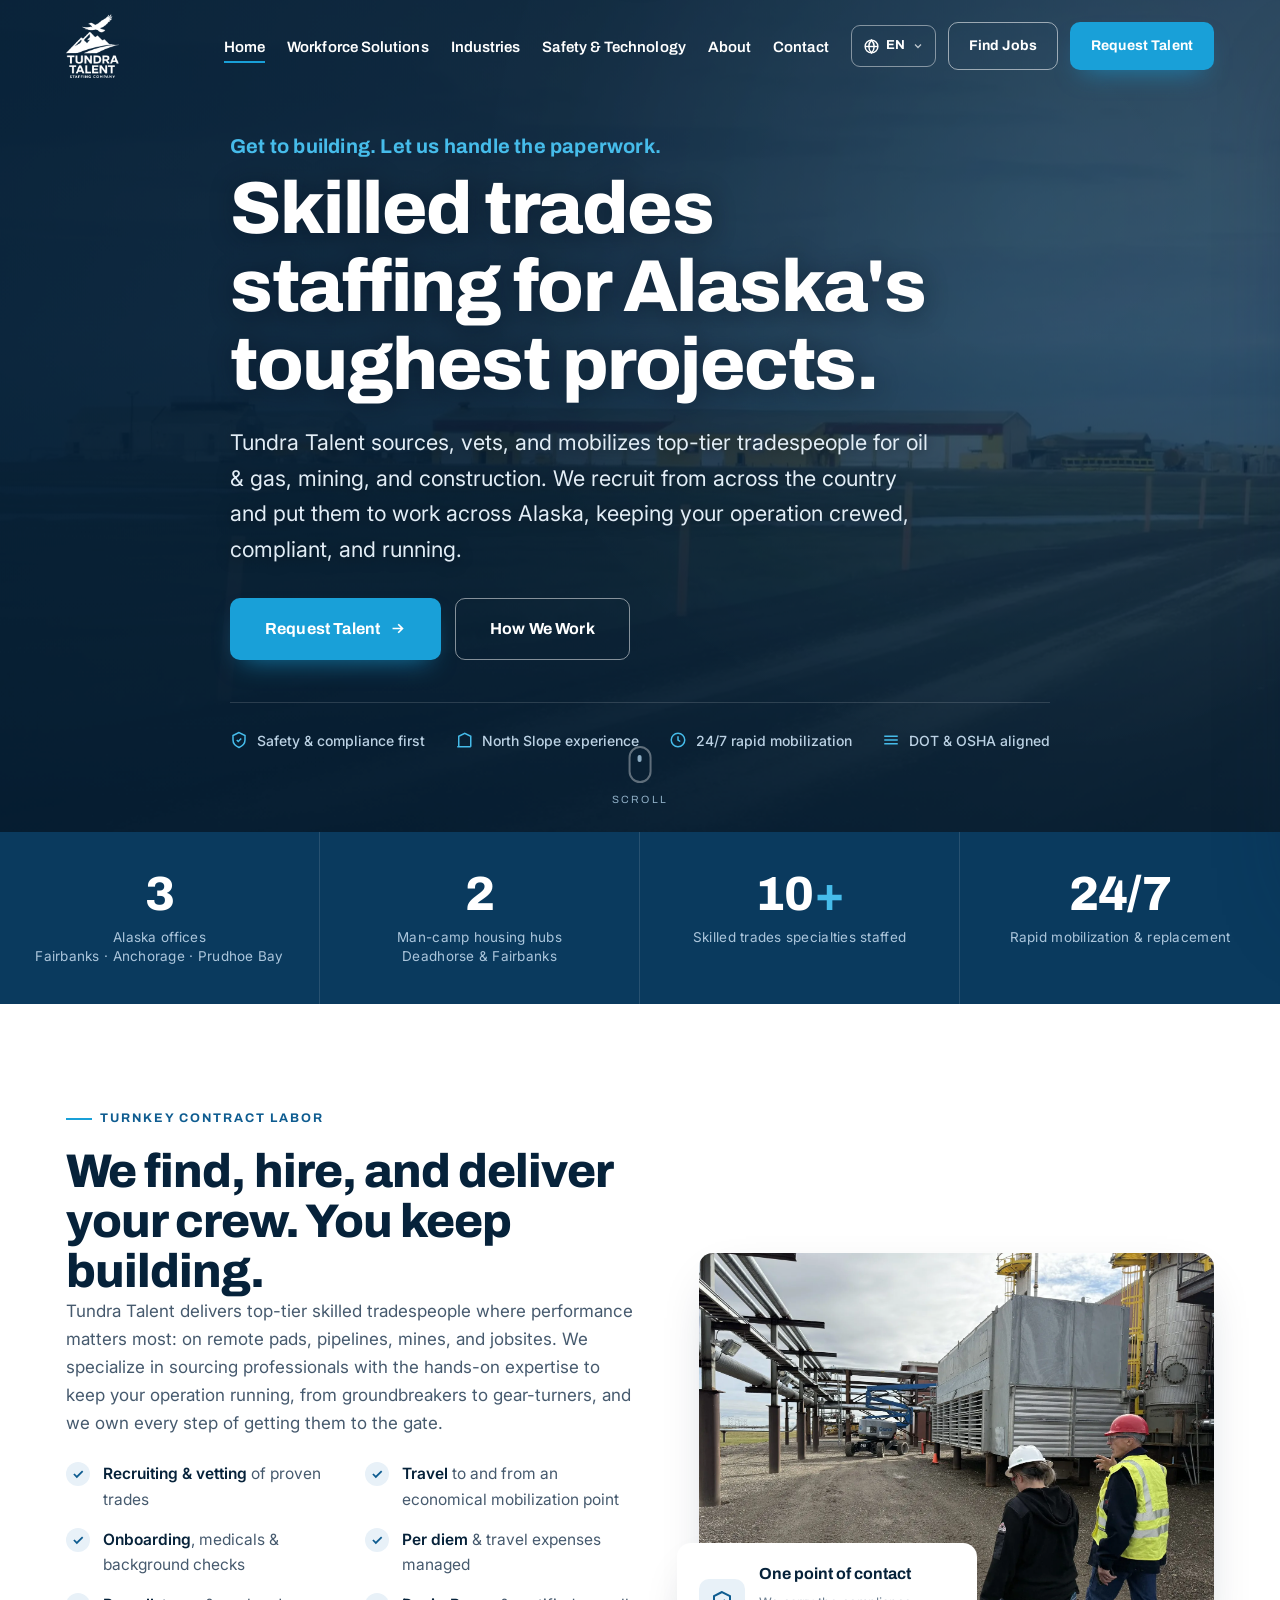
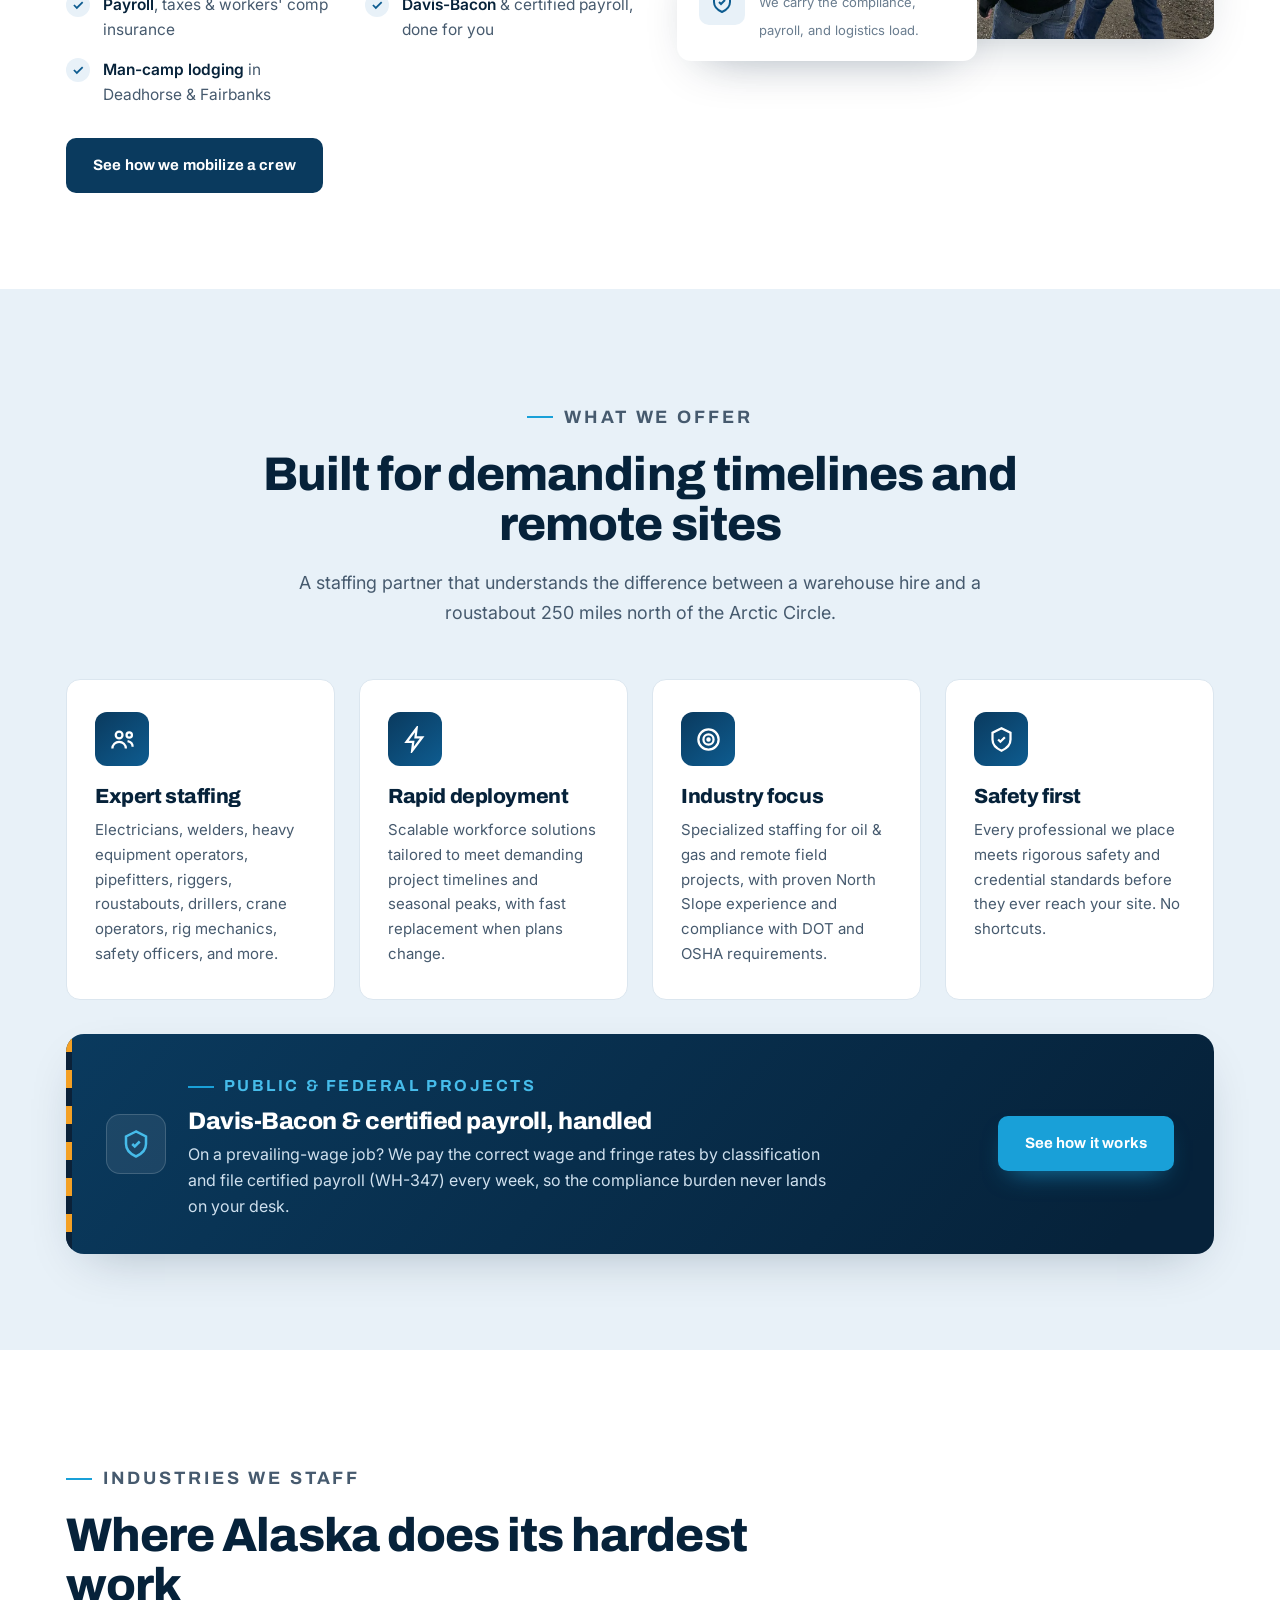
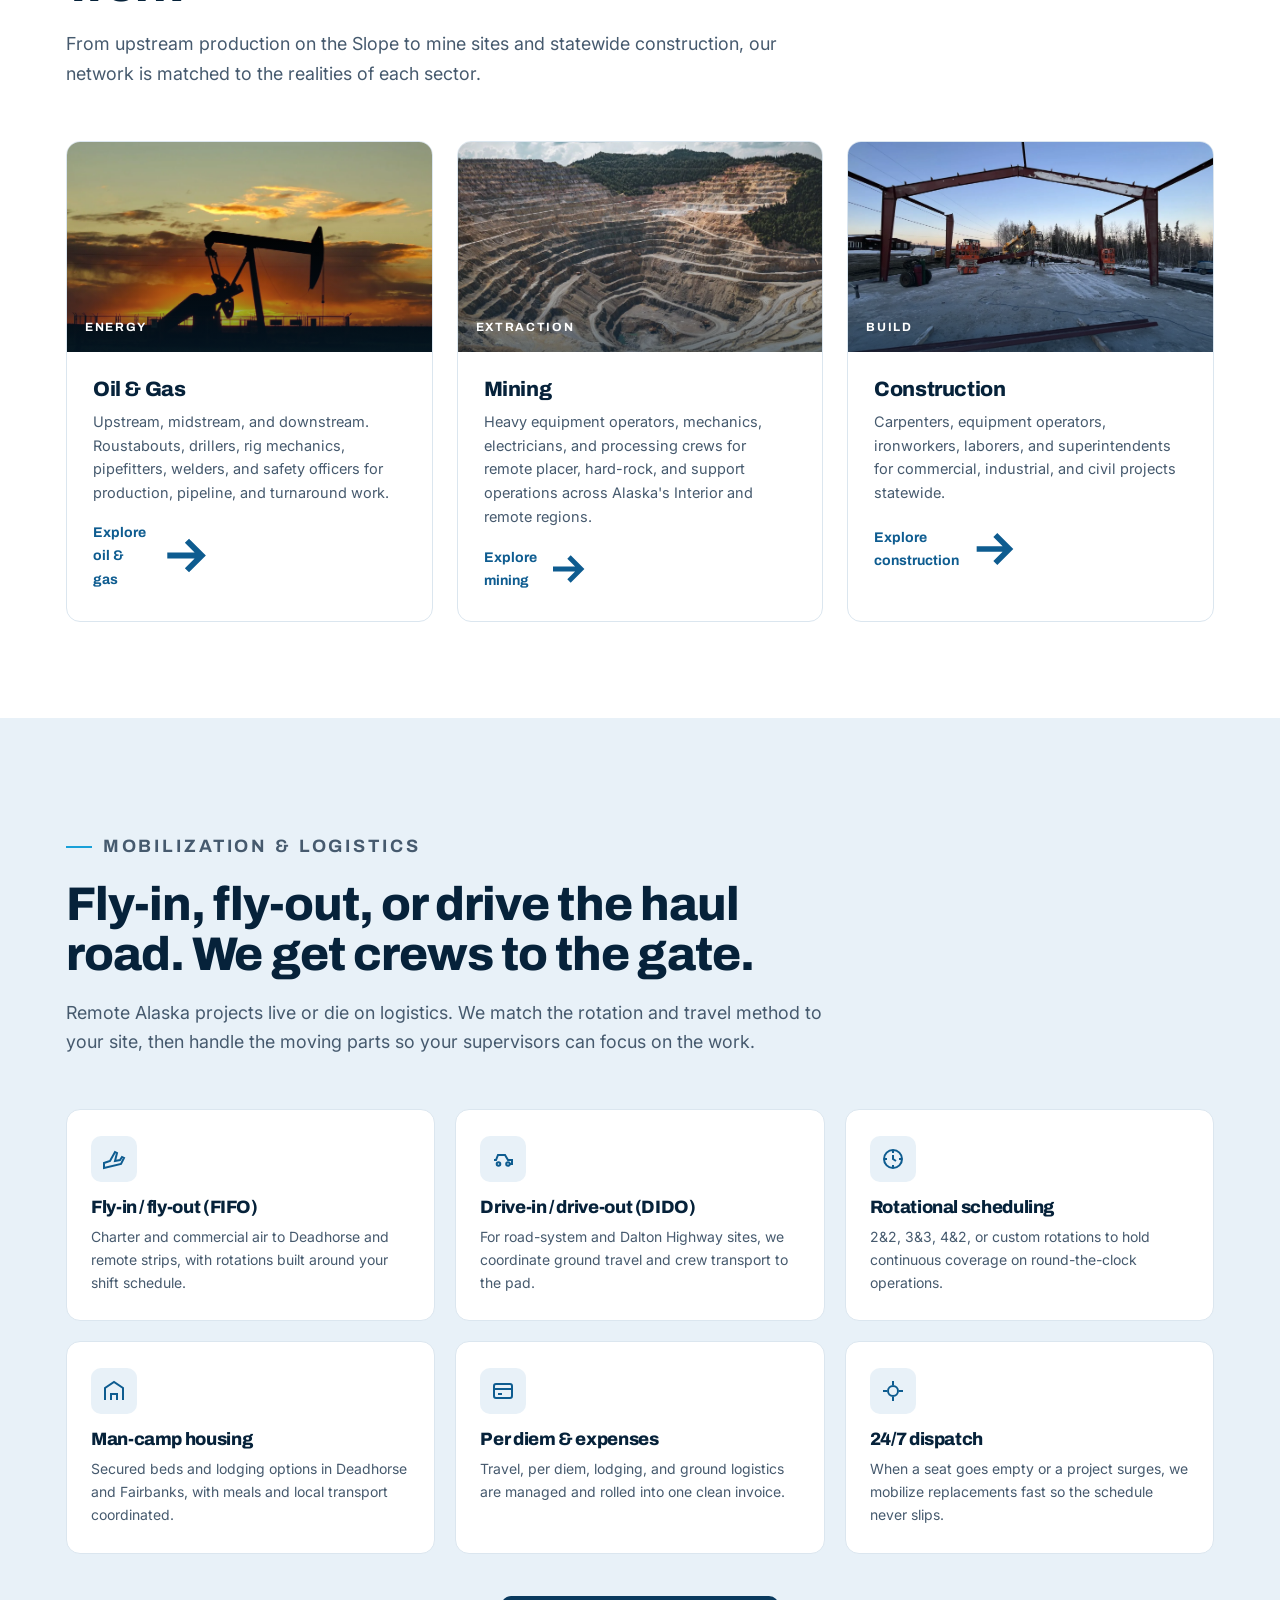
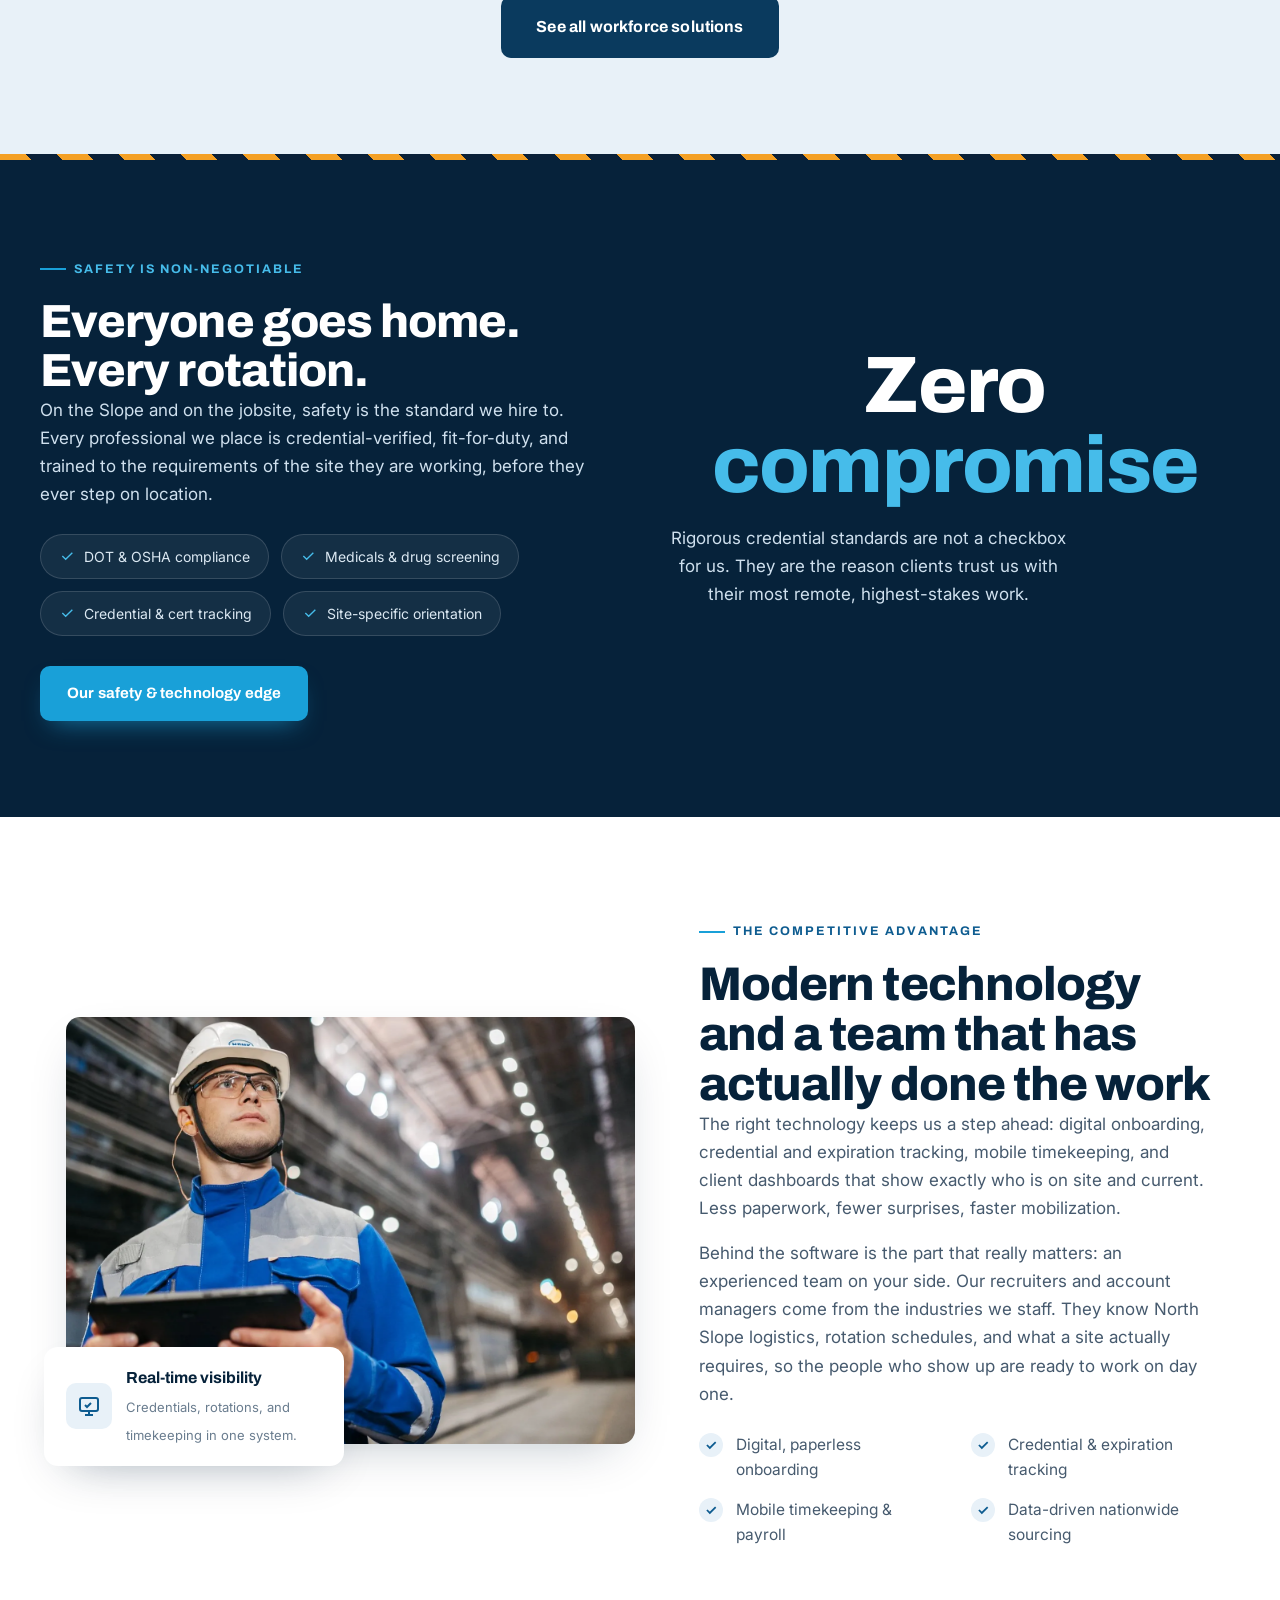
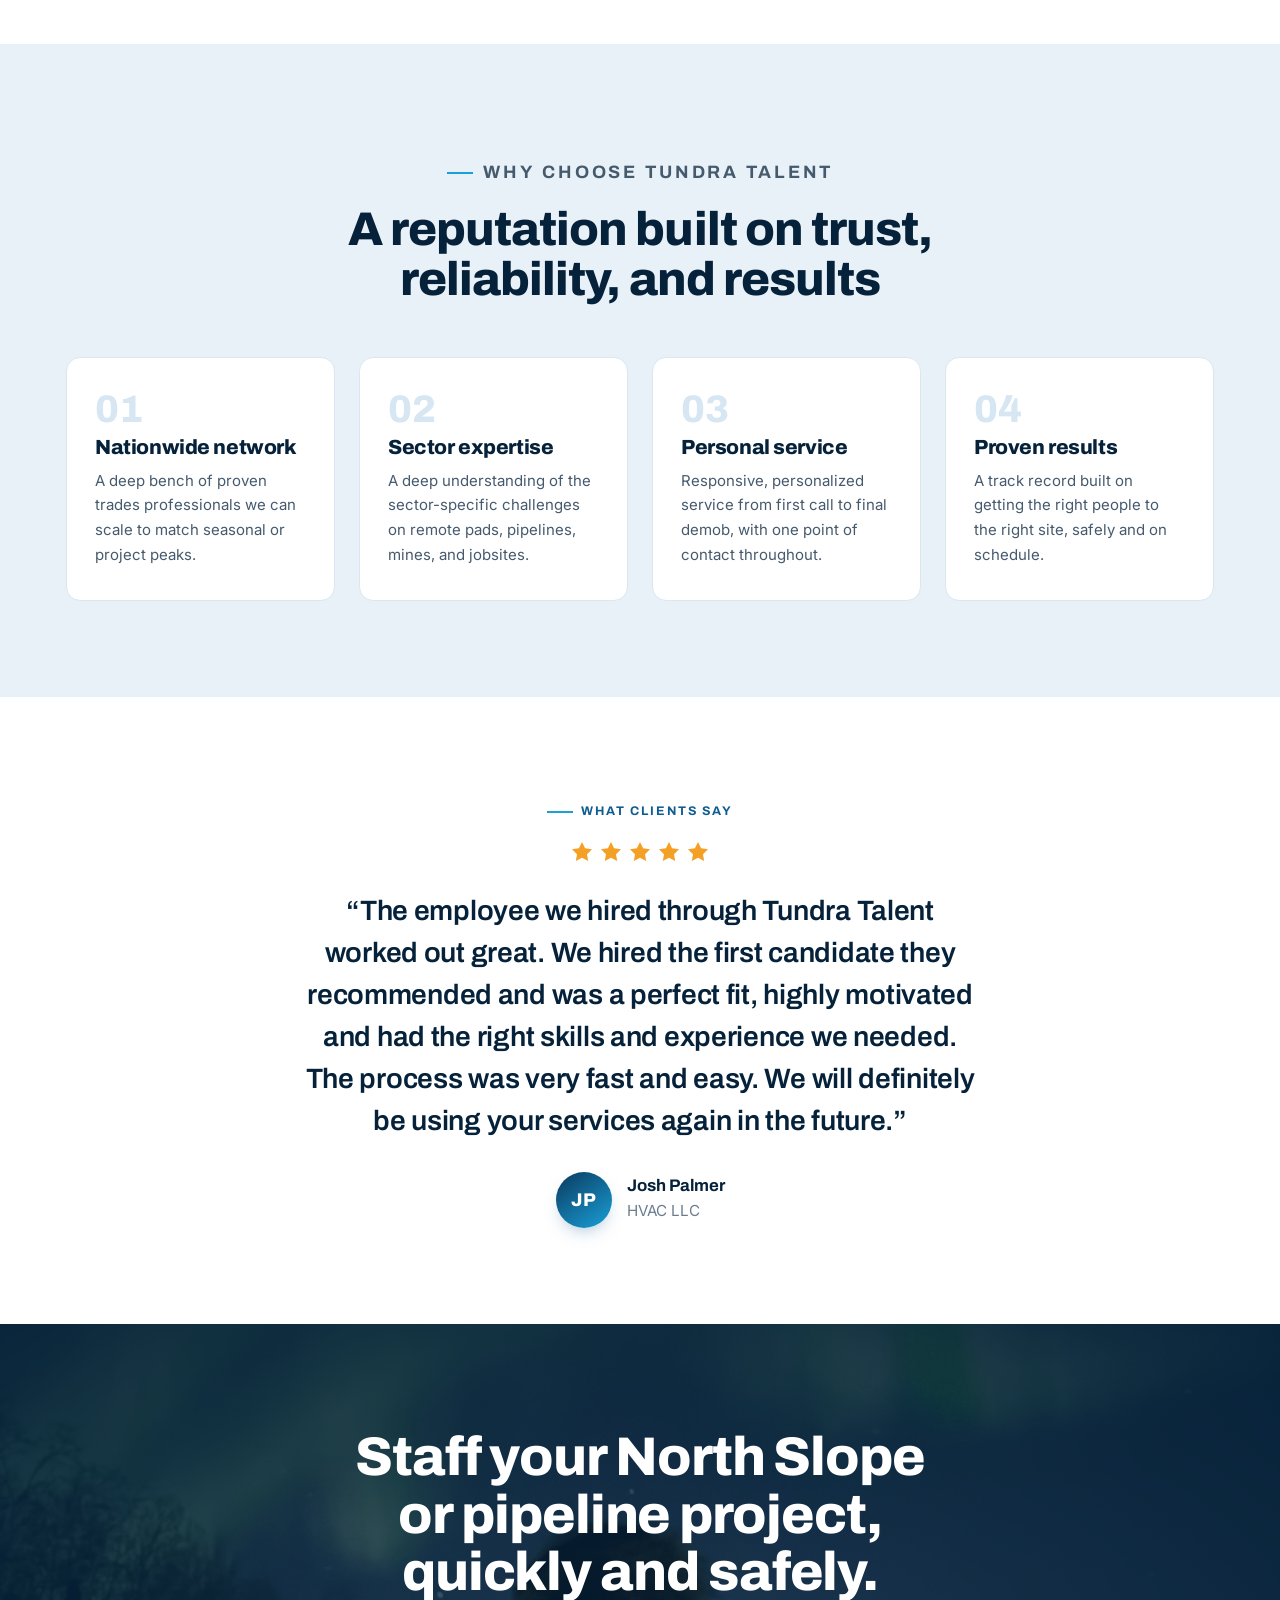
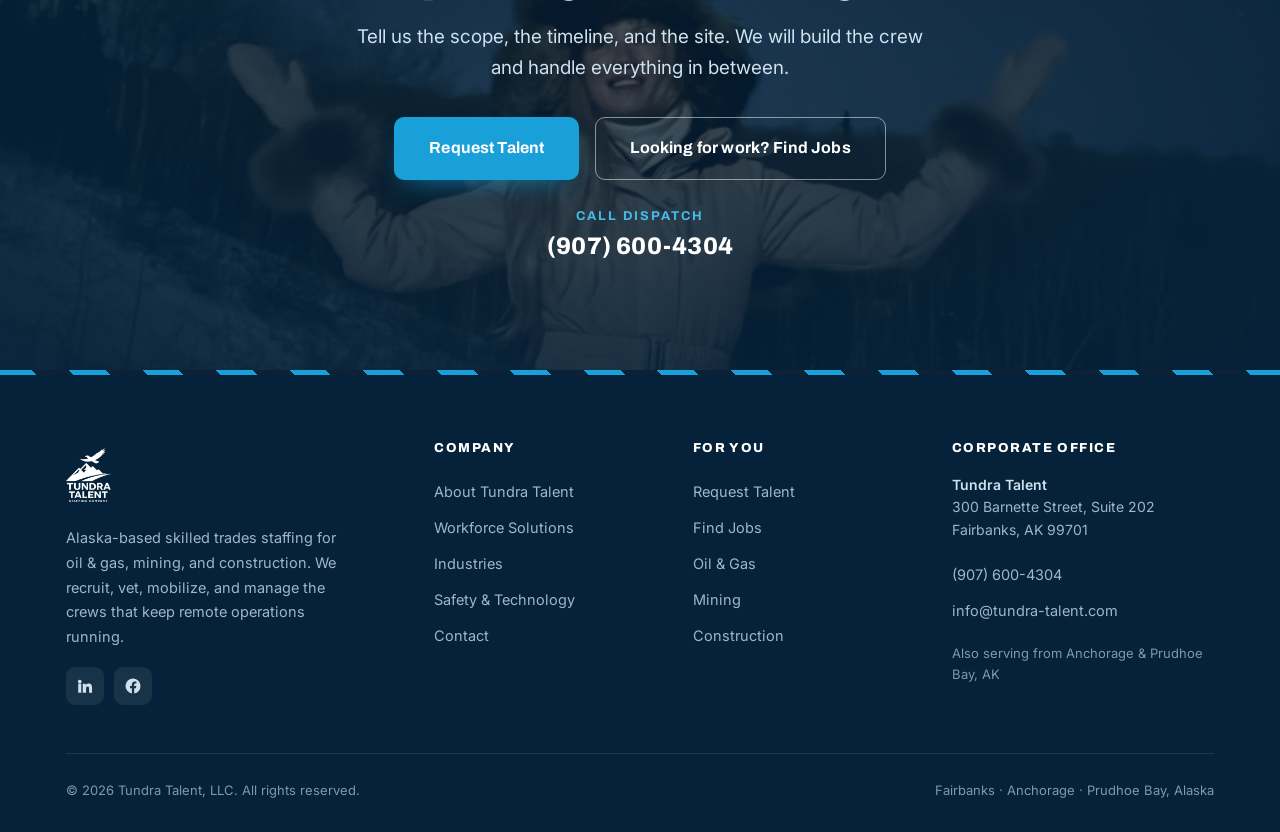
<file: index.html>
<!DOCTYPE html>
<html lang="en">
<head>
<meta charset="UTF-8">
<meta name="viewport" content="width=device-width, initial-scale=1">
<meta name="google-site-verification" content="E9Cz7-yxUsT10Vbf-GuMezhKDxYQlTw1Q5PcXRchWLU">
<title>Alaska Oil &amp; Gas, Mining &amp; Construction Staffing | Tundra Talent</title>
<meta name="description" content="Alaska skilled trades staffing for oil &amp; gas, mining, and construction. North Slope experience, turnkey fly-in/fly-out mobilization, man-camp housing, safety first.">
<link rel="canonical" href="https://www.tundra-talent.com/">
<meta property="og:type" content="website">
<meta property="og:title" content="Tundra Talent | Skilled Trades Staffing for Alaska's Toughest Projects">
<meta property="og:description" content="Skilled trades staffing for oil &amp; gas, mining, and construction. North Slope experience, turnkey mobilization, man-camp housing, safety first.">
<meta property="og:url" content="https://www.tundra-talent.com/">
<meta property="og:image" content="https://www.tundra-talent.com/assets/img/og-image.jpg">
<meta name="theme-color" content="#06223A">
<meta name="robots" content="index, follow">
<meta name="twitter:card" content="summary_large_image">
<meta name="twitter:title" content="Tundra Talent | Skilled Trades Staffing for Alaska's Toughest Projects">
<meta name="twitter:description" content="Skilled trades staffing for oil &amp; gas, mining, and construction. North Slope experience, turnkey mobilization, man-camp housing, safety first.">
<meta name="twitter:image" content="https://www.tundra-talent.com/assets/img/og-image.jpg">
<meta property="og:image:width" content="1200"><meta property="og:image:height" content="630">
<meta name="geo.region" content="US-AK"><meta name="geo.placename" content="Fairbanks, Alaska">
<link rel="icon" href="assets/img/favicon.ico" sizes="any">
<link rel="icon" type="image/png" sizes="32x32" href="assets/img/favicon-32.png">
<link rel="icon" type="image/png" href="assets/img/favicon.png">
<link rel="apple-touch-icon" href="assets/img/apple-touch-icon.png">
<link rel="preconnect" href="https://fonts.googleapis.com">
<link rel="preconnect" href="https://fonts.gstatic.com" crossorigin>
<link href="https://fonts.googleapis.com/css2?family=Archivo:wght@600;700;800&family=Inter:wght@400;500;600;700&display=swap" rel="stylesheet">
<link rel="preload" as="image" type="image/webp" href="assets/img/frontier-shop.webp" fetchpriority="high">
<link rel="stylesheet" href="assets/styles.css?v=11">
<script type="application/ld+json">
{
  "@context":"https://schema.org",
  "@type":"EmploymentAgency",
  "name":"Tundra Talent",
  "description":"Alaska-based skilled trades staffing company for oil & gas, mining, and construction, sourcing talent nationwide and working exclusively across Alaska.",
  "url":"https://www.tundra-talent.com",
  "logo":"https://www.tundra-talent.com/assets/img/tundra-logo.png",
  "image":"https://www.tundra-talent.com/assets/img/frontier-shop.webp",
  "telephone":"+1-907-600-4304",
  "email":"info@tundra-talent.com",
  "sameAs":["https://www.linkedin.com/company/tundra-talent","https://www.facebook.com/tundratalent"],
  "areaServed":["Alaska","North Slope"],
  "address":{"@type":"PostalAddress","streetAddress":"300 Barnette Street, Suite 202","addressLocality":"Fairbanks","addressRegion":"AK","postalCode":"99701","addressCountry":"US"},
  "knowsAbout":["Oil and gas staffing","Mining staffing","Construction staffing","North Slope labor","Fly-in fly-out mobilization","Skilled trades recruiting"],
  "slogan":"Get to building. Let us handle the paperwork.",
  "contactPoint":{"@type":"ContactPoint","telephone":"+1-907-600-4304","email":"info@tundra-talent.com","contactType":"sales","areaServed":"US","availableLanguage":["English","Spanish"]},
  "hasOfferCatalog":{"@type":"OfferCatalog","name":"Skilled trades staffing","itemListElement":[
    {"@type":"Offer","itemOffered":{"@type":"Service","name":"Oil & Gas Staffing","description":"Roustabouts, drillers, rig mechanics, pipefitters, welders, riggers, crane operators, and safety officers for upstream, midstream, and downstream oil & gas across Alaska."}},
    {"@type":"Offer","itemOffered":{"@type":"Service","name":"Mining Staffing","description":"Heavy equipment operators, mechanics, electricians, and processing and support crews for remote Alaska mining operations."}},
    {"@type":"Offer","itemOffered":{"@type":"Service","name":"Construction Staffing","description":"Carpenters, ironworkers, equipment operators, laborers, foremen, and superintendents for commercial, industrial, and civil projects."}},
    {"@type":"Offer","itemOffered":{"@type":"Service","name":"Fly-in/Fly-out Mobilization","description":"FIFO and DIDO crew rotations, man-camp housing in Deadhorse and Fairbanks, per diem, and travel logistics."}},
    {"@type":"Offer","itemOffered":{"@type":"Service","name":"Payroll and Davis-Bacon Certified Payroll","description":"Payroll, taxes, workers' compensation insurance, and Davis-Bacon prevailing-wage certified payroll (WH-347) for federally funded projects."}}
  ]}
}
</script>
<script type="application/ld+json">
{"@context": "https://schema.org", "@type": "WebSite", "name": "Tundra Talent", "url": "https://www.tundra-talent.com/", "publisher": {"@type": "Organization", "name": "Tundra Talent", "logo": {"@type": "ImageObject", "url": "https://www.tundra-talent.com/assets/img/tundra-logo.png"}}}
</script>
<script type="application/ld+json">
{"@context":"https://schema.org","@type":"Review","itemReviewed":{"@type":"EmploymentAgency","name":"Tundra Talent","url":"https://www.tundra-talent.com/"},"reviewRating":{"@type":"Rating","ratingValue":5,"bestRating":5},"author":{"@type":"Person","name":"Josh Palmer"},"publisher":{"@type":"Organization","name":"HVAC LLC"},"reviewBody":"The employee we hired through Tundra Talent worked out great. We hired the first candidate they recommended and was a perfect fit, highly motivated and had the right skills and experience we needed. The process was very fast and easy. We will definitely be using your services again in the future."}
</script>
</head>
<body>
<a class="skip" href="#main">Skip to content</a>

<!-- ===== HEADER ===== -->
<header class="site">
  <nav class="nav">
    <a class="brand" href="index.html" aria-label="Tundra Talent home">
      <img class="logo-light" width="166" height="200" src="assets/img/tundra-logo-white.png" alt="Tundra Talent">
      <img class="logo-dark" width="166" height="200" src="assets/img/tundra-logo.png" alt="Tundra Talent">
    </a>
    <ul class="nav-links">
      <li><a href="index.html">Home</a></li>
      <li><a href="services.html">Workforce Solutions</a></li>
      <li><a href="industries.html">Industries</a></li>
      <li><a href="safety.html">Safety &amp; Technology</a></li>
      <li><a href="about.html">About</a></li>
      <li><a href="contact.html">Contact</a></li>
    </ul>
    <div class="nav-cta">
      <div class="lang notranslate" translate="no">
        <svg class="globe" aria-hidden="true" viewBox="0 0 24 24" fill="none" stroke="currentColor" stroke-width="2"><circle cx="12" cy="12" r="9"/><path d="M3 12h18"/><path d="M12 3c2.5 2.5 3.8 5.7 3.8 9s-1.3 6.5-3.8 9c-2.5-2.5-3.8-5.7-3.8-9S9.5 5.5 12 3Z"/></svg>
        <span class="lang-code" aria-hidden="true">EN</span>
        <svg class="chev" aria-hidden="true" viewBox="0 0 24 24" fill="none" stroke="currentColor" stroke-width="2.6"><path d="m6 9 6 6 6-6"/></svg>
        <select class="lang-select" aria-label="Choose your language"></select>
      </div>
      <a class="btn btn-outline" href="https://jobs.tundra-talent.com" target="_blank" rel="noopener">Find Jobs</a>
      <a class="btn btn-primary" href="contact.html#request">Request Talent</a>
    </div>
    <button class="burger" aria-label="Open menu"><span></span><span></span><span></span></button>
  </nav>
</header>
<div class="scrim"></div>
<aside class="mobile-nav" aria-label="Mobile menu">
  <button class="close-x" aria-label="Close menu">&times;</button>
  <a href="index.html">Home</a>
  <a href="services.html">Workforce Solutions</a>
  <a href="industries.html">Industries</a>
  <a href="safety.html">Safety &amp; Technology</a>
  <a href="about.html">About</a>
  <a href="contact.html">Contact</a>
  <a class="btn btn-outline" href="https://jobs.tundra-talent.com" target="_blank" rel="noopener">Find Jobs</a>
  <a class="btn btn-primary" href="contact.html#request">Request Talent</a>
  <div class="lang-mobile notranslate" translate="no">
    <label>Language / Idioma</label>
    <select class="lang-select" aria-label="Choose your language"></select>
  </div>
  <div class="m-contact">Call dispatch: <a href="tel:+19076004304" style="color:inherit">(907) 600-4304</a></div>
</aside>

<!-- ===== HERO ===== -->
<section id="main" class="hero">
  <div class="hero-bg" style="background-image:url('assets/img/frontier-shop.webp')"></div>
  <div class="hero-topo"></div>
  <div class="wrap">
    <p class="sub reveal">Get to building. Let us handle the paperwork.</p>
    <h1 class="reveal d1">Skilled trades staffing for Alaska's toughest projects.</h1>
    <p class="lead reveal d2">Tundra Talent sources, vets, and mobilizes top-tier tradespeople for oil &amp; gas, mining, and construction. We recruit from across the country and put them to work across Alaska, keeping your operation crewed, compliant, and running.</p>
    <div class="hero-cta reveal d3">
      <a class="btn btn-primary btn-lg" href="contact.html#request">Request Talent
        <svg aria-hidden="true" viewBox="0 0 24 24" fill="none" stroke="currentColor" stroke-width="2.4"><path d="M5 12h14M13 6l6 6-6 6"/></svg></a>
      <a class="btn btn-ghost btn-lg" href="services.html">How We Work</a>
    </div>
    <div class="hero-trust reveal d4">
      <span><svg aria-hidden="true" viewBox="0 0 24 24" fill="none" stroke="currentColor" stroke-width="2"><path d="M12 2 4 6v6c0 5 3.5 8 8 10 4.5-2 8-5 8-10V6l-8-4Z"/><path d="m9 12 2 2 4-4"/></svg>Safety &amp; compliance first</span>
      <span><svg aria-hidden="true" viewBox="0 0 24 24" fill="none" stroke="currentColor" stroke-width="2"><path d="M3 21h18M5 21V7l8-4 8 4v14"/><path d="M9 9h.01M9 13h.01M9 17h.01"/></svg>North Slope experience</span>
      <span><svg aria-hidden="true" viewBox="0 0 24 24" fill="none" stroke="currentColor" stroke-width="2"><circle cx="12" cy="12" r="9"/><path d="M12 7v5l3 2"/></svg>24/7 rapid mobilization</span>
      <span><svg aria-hidden="true" viewBox="0 0 24 24" fill="none" stroke="currentColor" stroke-width="2"><path d="M3 7h18M3 12h18M3 17h18"/></svg>DOT &amp; OSHA aligned</span>
    </div>
  </div>
  <a class="scrollcue" href="#main-intro" aria-label="Scroll to content">
    <span class="mouse"></span>Scroll
  </a>
</section>

<!-- ===== STAT BAR ===== -->
<section class="statbar">
  <div class="grid">
    <div class="stat"><div class="num" data-count="3">3</div><div class="lbl">Alaska offices<br>Fairbanks · Anchorage · Prudhoe Bay</div></div>
    <div class="stat"><div class="num" data-count="2">2</div><div class="lbl">Man-camp housing hubs<br>Deadhorse &amp; Fairbanks</div></div>
    <div class="stat"><div class="num" data-count="10" data-suffix="+">10+</div><div class="lbl">Skilled trades specialties staffed</div></div>
    <div class="stat"><div class="num">24/7</div><div class="lbl">Rapid mobilization &amp; replacement</div></div>
  </div>
</section>

<!-- ===== TURNKEY LEDE ===== -->
<section class="sec bg-white" id="main-intro">
  <div class="wrap lede">
    <div class="reveal">
      <p class="eyebrow">Turnkey contract labor</p>
      <h2>We find, hire, and deliver your crew. You keep building.</h2>
      <p>Tundra Talent delivers top-tier skilled tradespeople where performance matters most: on remote pads, pipelines, mines, and jobsites. We specialize in sourcing professionals with the hands-on expertise to keep your operation running, from groundbreakers to gear-turners, and we own every step of getting them to the gate.</p>
      <ul class="checks two">
        <li><span class="ck"><svg aria-hidden="true" viewBox="0 0 24 24" fill="none" stroke="currentColor" stroke-width="3"><path d="m5 12 5 5L20 7"/></svg></span><span><b>Recruiting &amp; vetting</b> of proven trades</span></li>
        <li><span class="ck"><svg aria-hidden="true" viewBox="0 0 24 24" fill="none" stroke="currentColor" stroke-width="3"><path d="m5 12 5 5L20 7"/></svg></span><span><b>Travel</b> to and from an economical mobilization point</span></li>
        <li><span class="ck"><svg aria-hidden="true" viewBox="0 0 24 24" fill="none" stroke="currentColor" stroke-width="3"><path d="m5 12 5 5L20 7"/></svg></span><span><b>Onboarding</b>, medicals &amp; background checks</span></li>
        <li><span class="ck"><svg aria-hidden="true" viewBox="0 0 24 24" fill="none" stroke="currentColor" stroke-width="3"><path d="m5 12 5 5L20 7"/></svg></span><span><b>Per diem</b> &amp; travel expenses managed</span></li>
        <li><span class="ck"><svg aria-hidden="true" viewBox="0 0 24 24" fill="none" stroke="currentColor" stroke-width="3"><path d="m5 12 5 5L20 7"/></svg></span><span><b>Payroll</b>, taxes &amp; workers' comp insurance</span></li>
        <li><span class="ck"><svg aria-hidden="true" viewBox="0 0 24 24" fill="none" stroke="currentColor" stroke-width="3"><path d="m5 12 5 5L20 7"/></svg></span><span><b>Davis-Bacon</b> &amp; certified payroll, done for you</span></li>
        <li><span class="ck"><svg aria-hidden="true" viewBox="0 0 24 24" fill="none" stroke="currentColor" stroke-width="3"><path d="m5 12 5 5L20 7"/></svg></span><span><b>Man-camp lodging</b> in Deadhorse &amp; Fairbanks</span></li>
      </ul>
      <a class="btn btn-navy" href="services.html" style="margin-top:30px">See how we mobilize a crew</a>
    </div>
    <div class="media reveal d2">
      <img width="1700" height="1275" loading="lazy" decoding="async" src="assets/img/crew-slope.webp" alt="Tundra Talent crew on a remote North Slope jobsite in full PPE">
      <div class="badge">
        <div class="ico"><svg aria-hidden="true" viewBox="0 0 24 24" fill="none" stroke="currentColor" stroke-width="2"><path d="M12 2 4 6v6c0 5 3.5 8 8 10 4.5-2 8-5 8-10V6l-8-4Z"/><path d="m9 12 2 2 4-4"/></svg></div>
        <div><b>One point of contact</b><span>We carry the compliance, payroll, and logistics load.</span></div>
      </div>
    </div>
  </div>
</section>

<!-- ===== WHAT WE OFFER ===== -->
<section class="sec bg-ice">
  <div class="wrap">
    <div class="sec-head center reveal">
      <p class="eyebrow center">What we offer</p>
      <h2>Built for demanding timelines and remote sites</h2>
      <p>A staffing partner that understands the difference between a warehouse hire and a roustabout 250 miles north of the Arctic Circle.</p>
    </div>
    <div class="cards cols-4">
      <div class="card reveal">
        <div class="ico"><svg aria-hidden="true" viewBox="0 0 24 24" fill="none" stroke="currentColor" stroke-width="2"><circle cx="9" cy="8" r="3"/><path d="M3 20c0-3.3 2.7-6 6-6s6 2.7 6 6"/><circle cx="18" cy="8" r="2.4"/><path d="M16.5 13.5c2.4.5 4.5 2.3 4.5 5"/></svg></div>
        <h3>Expert staffing</h3>
        <p>Electricians, welders, heavy equipment operators, pipefitters, riggers, roustabouts, drillers, crane operators, rig mechanics, safety officers, and more.</p>
      </div>
      <div class="card reveal d1">
        <div class="ico"><svg aria-hidden="true" viewBox="0 0 24 24" fill="none" stroke="currentColor" stroke-width="2"><path d="M13 2 4 14h6l-1 8 9-12h-6l1-8Z"/></svg></div>
        <h3>Rapid deployment</h3>
        <p>Scalable workforce solutions tailored to meet demanding project timelines and seasonal peaks, with fast replacement when plans change.</p>
      </div>
      <div class="card reveal d2">
        <div class="ico"><svg aria-hidden="true" viewBox="0 0 24 24" fill="none" stroke="currentColor" stroke-width="2"><circle cx="12" cy="12" r="9"/><circle cx="12" cy="12" r="4.5"/><circle cx="12" cy="12" r="1"/></svg></div>
        <h3>Industry focus</h3>
        <p>Specialized staffing for oil &amp; gas and remote field projects, with proven North Slope experience and compliance with DOT and OSHA requirements.</p>
      </div>
      <div class="card reveal d3">
        <div class="ico"><svg aria-hidden="true" viewBox="0 0 24 24" fill="none" stroke="currentColor" stroke-width="2"><path d="M12 2 4 6v6c0 5 3.5 8 8 10 4.5-2 8-5 8-10V6l-8-4Z"/><path d="m9 12 2 2 4-4"/></svg></div>
        <h3>Safety first</h3>
        <p>Every professional we place meets rigorous safety and credential standards before they ever reach your site. No shortcuts.</p>
      </div>
    </div>
    <div class="callout reveal d2">
      <div class="c-main">
        <div class="c-ico"><svg aria-hidden="true" viewBox="0 0 24 24" fill="none" stroke="currentColor" stroke-width="2"><path d="M12 2 4 6v6c0 5 3.5 8 8 10 4.5-2 8-5 8-10V6l-8-4Z"/><path d="m9 12 2 2 4-4"/></svg></div>
        <div>
          <p class="eyebrow">Public &amp; federal projects</p>
          <h3>Davis-Bacon &amp; certified payroll, handled</h3>
          <p>On a prevailing-wage job? We pay the correct wage and fringe rates by classification and file certified payroll (WH-347) every week, so the compliance burden never lands on your desk.</p>
        </div>
      </div>
      <a class="btn btn-primary" href="services.html#compliance">See how it works</a>
    </div>
  </div>
</section>

<!-- ===== INDUSTRIES PREVIEW ===== -->
<section class="sec bg-white">
  <div class="wrap">
    <div class="sec-head reveal">
      <p class="eyebrow">Industries we staff</p>
      <h2>Where Alaska does its hardest work</h2>
      <p>From upstream production on the Slope to mine sites and statewide construction, our network is matched to the realities of each sector.</p>
    </div>
    <div class="cards cols-3">
      <a class="featcard reveal" href="industries.html#oil-gas">
        <div class="ph" style="background-image:url('assets/img/oilgas-energy.webp')"><span class="tag">Energy</span></div>
        <div class="bd">
          <h3>Oil &amp; Gas</h3>
          <p>Upstream, midstream, and downstream. Roustabouts, drillers, rig mechanics, pipefitters, welders, and safety officers for production, pipeline, and turnaround work.</p>
          <span class="more">Explore oil &amp; gas <svg aria-hidden="true" viewBox="0 0 24 24" fill="none" stroke="currentColor" stroke-width="2.4"><path d="M5 12h14M13 6l6 6-6 6"/></svg></span>
        </div>
      </a>
      <a class="featcard reveal d1" href="industries.html#mining">
        <div class="ph" style="background-image:url('assets/img/mining-ops.webp')"><span class="tag">Extraction</span></div>
        <div class="bd">
          <h3>Mining</h3>
          <p>Heavy equipment operators, mechanics, electricians, and processing crews for remote placer, hard-rock, and support operations across Alaska's Interior and remote regions.</p>
          <span class="more">Explore mining <svg aria-hidden="true" viewBox="0 0 24 24" fill="none" stroke="currentColor" stroke-width="2.4"><path d="M5 12h14M13 6l6 6-6 6"/></svg></span>
        </div>
      </a>
      <a class="featcard reveal d2" href="industries.html#construction">
        <div class="ph" style="background-image:url('assets/img/construction-steel.webp')"><span class="tag">Build</span></div>
        <div class="bd">
          <h3>Construction</h3>
          <p>Carpenters, equipment operators, ironworkers, laborers, and superintendents for commercial, industrial, and civil projects statewide.</p>
          <span class="more">Explore construction <svg aria-hidden="true" viewBox="0 0 24 24" fill="none" stroke="currentColor" stroke-width="2.4"><path d="M5 12h14M13 6l6 6-6 6"/></svg></span>
        </div>
      </a>
    </div>
  </div>
</section>

<!-- ===== MOBILIZATION / FIFO ===== -->
<section class="sec bg-ice">
  <div class="wrap">
    <div class="sec-head reveal">
      <p class="eyebrow">Mobilization &amp; logistics</p>
      <h2>Fly-in, fly-out, or drive the haul road. We get crews to the gate.</h2>
      <p>Remote Alaska projects live or die on logistics. We match the rotation and travel method to your site, then handle the moving parts so your supervisors can focus on the work.</p>
    </div>
    <div class="methods">
      <div class="method reveal">
        <div class="ic"><svg aria-hidden="true" viewBox="0 0 24 24" fill="none" stroke="currentColor" stroke-width="2"><path d="M2 16 8 14l5-9 2 1-2 8 5-1 2-3 2 1-3 6-17 4Z"/></svg></div>
        <h3>Fly-in / fly-out (FIFO)</h3>
        <p>Charter and commercial air to Deadhorse and remote strips, with rotations built around your shift schedule.</p>
      </div>
      <div class="method reveal d1">
        <div class="ic"><svg aria-hidden="true" viewBox="0 0 24 24" fill="none" stroke="currentColor" stroke-width="2"><path d="M3 13h2l2-5h7l3 5h4v4h-2"/><circle cx="7.5" cy="17" r="1.8"/><circle cx="17" cy="17" r="1.8"/></svg></div>
        <h3>Drive-in / drive-out (DIDO)</h3>
        <p>For road-system and Dalton Highway sites, we coordinate ground travel and crew transport to the pad.</p>
      </div>
      <div class="method reveal d2">
        <div class="ic"><svg aria-hidden="true" viewBox="0 0 24 24" fill="none" stroke="currentColor" stroke-width="2"><circle cx="12" cy="12" r="9"/><path d="M12 3v3M12 18v3M3 12h3M18 12h3"/><path d="M12 8v4l3 2"/></svg></div>
        <h3>Rotational scheduling</h3>
        <p>2&amp;2, 3&amp;3, 4&amp;2, or custom rotations to hold continuous coverage on round-the-clock operations.</p>
      </div>
      <div class="method reveal">
        <div class="ic"><svg aria-hidden="true" viewBox="0 0 24 24" fill="none" stroke="currentColor" stroke-width="2"><path d="M3 21V9l9-6 9 6v12"/><path d="M9 21v-6h6v6"/></svg></div>
        <h3>Man-camp housing</h3>
        <p>Secured beds and lodging options in Deadhorse and Fairbanks, with meals and local transport coordinated.</p>
      </div>
      <div class="method reveal d1">
        <div class="ic"><svg aria-hidden="true" viewBox="0 0 24 24" fill="none" stroke="currentColor" stroke-width="2"><rect x="3" y="5" width="18" height="14" rx="2"/><path d="M3 10h18M7 15h4"/></svg></div>
        <h3>Per diem &amp; expenses</h3>
        <p>Travel, per diem, lodging, and ground logistics are managed and rolled into one clean invoice.</p>
      </div>
      <div class="method reveal d2">
        <div class="ic"><svg aria-hidden="true" viewBox="0 0 24 24" fill="none" stroke="currentColor" stroke-width="2"><path d="M12 2v4M12 18v4M2 12h4M18 12h4"/><circle cx="12" cy="12" r="5"/></svg></div>
        <h3>24/7 dispatch</h3>
        <p>When a seat goes empty or a project surges, we mobilize replacements fast so the schedule never slips.</p>
      </div>
    </div>
    <div style="text-align:center;margin-top:42px" class="reveal">
      <a class="btn btn-navy btn-lg" href="services.html">See all workforce solutions</a>
    </div>
  </div>
</section>

<!-- ===== SAFETY BAND ===== -->
<section class="band">
  <div class="hazard"></div>
  <div class="wrap sec band-grid">
    <div class="reveal">
      <p class="eyebrow on-dark">Safety is non-negotiable</p>
      <h2>Everyone goes home. Every rotation.</h2>
      <p>On the Slope and on the jobsite, safety is the standard we hire to. Every professional we place is credential-verified, fit-for-duty, and trained to the requirements of the site they are working, before they ever step on location.</p>
      <div class="pillrow">
        <span class="pill"><svg aria-hidden="true" viewBox="0 0 24 24" fill="none" stroke="currentColor" stroke-width="2"><path d="m5 12 5 5L20 7"/></svg>DOT &amp; OSHA compliance</span>
        <span class="pill"><svg aria-hidden="true" viewBox="0 0 24 24" fill="none" stroke="currentColor" stroke-width="2"><path d="m5 12 5 5L20 7"/></svg>Medicals &amp; drug screening</span>
        <span class="pill"><svg aria-hidden="true" viewBox="0 0 24 24" fill="none" stroke="currentColor" stroke-width="2"><path d="m5 12 5 5L20 7"/></svg>Credential &amp; cert tracking</span>
        <span class="pill"><svg aria-hidden="true" viewBox="0 0 24 24" fill="none" stroke="currentColor" stroke-width="2"><path d="m5 12 5 5L20 7"/></svg>Site-specific orientation</span>
      </div>
      <a class="btn btn-primary" href="safety.html" style="margin-top:30px">Our safety &amp; technology edge</a>
    </div>
    <div class="reveal d2" style="text-align:center">
      <div class="big">Zero<br><span class="accent">compromise</span></div>
      <p style="margin-top:18px;max-width:36ch">Rigorous credential standards are not a checkbox for us. They are the reason clients trust us with their most remote, highest-stakes work.</p>
    </div>
  </div>
</section>

<!-- ===== TECHNOLOGY + EXPERIENCED TEAM ===== -->
<section class="sec bg-white">
  <div class="wrap lede">
    <div class="media reveal" style="order:0">
      <img width="1600" height="1064" loading="lazy" decoding="async" src="assets/img/team-tech.webp" alt="Industrial professional using a tablet to track crew credentials and schedules">
      <div class="badge">
        <div class="ico"><svg aria-hidden="true" viewBox="0 0 24 24" fill="none" stroke="currentColor" stroke-width="2"><rect x="3" y="4" width="18" height="13" rx="2"/><path d="M8 21h8M12 17v4"/><path d="m8 11 2 2 4-4"/></svg></div>
        <div><b>Real-time visibility</b><span>Credentials, rotations, and timekeeping in one system.</span></div>
      </div>
    </div>
    <div class="reveal d1">
      <p class="eyebrow">The competitive advantage</p>
      <h2>Modern technology and a team that has actually done the work</h2>
      <p>The right technology keeps us a step ahead: digital onboarding, credential and expiration tracking, mobile timekeeping, and client dashboards that show exactly who is on site and current. Less paperwork, fewer surprises, faster mobilization.</p>
      <p>Behind the software is the part that really matters: an experienced team on your side. Our recruiters and account managers come from the industries we staff. They know North Slope logistics, rotation schedules, and what a site actually requires, so the people who show up are ready to work on day one.</p>
      <ul class="checks two">
        <li><span class="ck"><svg aria-hidden="true" viewBox="0 0 24 24" fill="none" stroke="currentColor" stroke-width="3"><path d="m5 12 5 5L20 7"/></svg></span><span>Digital, paperless onboarding</span></li>
        <li><span class="ck"><svg aria-hidden="true" viewBox="0 0 24 24" fill="none" stroke="currentColor" stroke-width="3"><path d="m5 12 5 5L20 7"/></svg></span><span>Credential &amp; expiration tracking</span></li>
        <li><span class="ck"><svg aria-hidden="true" viewBox="0 0 24 24" fill="none" stroke="currentColor" stroke-width="3"><path d="m5 12 5 5L20 7"/></svg></span><span>Mobile timekeeping &amp; payroll</span></li>
        <li><span class="ck"><svg aria-hidden="true" viewBox="0 0 24 24" fill="none" stroke="currentColor" stroke-width="3"><path d="m5 12 5 5L20 7"/></svg></span><span>Data-driven nationwide sourcing</span></li>
      </ul>
    </div>
  </div>
</section>

<!-- ===== WHY CHOOSE ===== -->
<section class="sec bg-ice">
  <div class="wrap">
    <div class="sec-head center reveal">
      <p class="eyebrow center">Why choose Tundra Talent</p>
      <h2>A reputation built on trust, reliability, and results</h2>
    </div>
    <div class="cards cols-4">
      <div class="card num-card reveal"><div class="n">01</div><h3>Nationwide network</h3><p>A deep bench of proven trades professionals we can scale to match seasonal or project peaks.</p></div>
      <div class="card num-card reveal d1"><div class="n">02</div><h3>Sector expertise</h3><p>A deep understanding of the sector-specific challenges on remote pads, pipelines, mines, and jobsites.</p></div>
      <div class="card num-card reveal d2"><div class="n">03</div><h3>Personal service</h3><p>Responsive, personalized service from first call to final demob, with one point of contact throughout.</p></div>
      <div class="card num-card reveal d3"><div class="n">04</div><h3>Proven results</h3><p>A track record built on getting the right people to the right site, safely and on schedule.</p></div>
    </div>
  </div>
</section>

<!-- ===== TESTIMONIAL ===== -->
<section class="sec bg-white">
  <div class="wrap narrow" style="text-align:center">
    <p class="eyebrow center reveal">What clients say</p>
    <div class="stars reveal" role="img" aria-label="Rated 5 out of 5 stars">
      <svg viewBox="0 0 24 24" fill="currentColor" aria-hidden="true"><path d="m12 2 3.09 6.26L22 9.27l-5 4.87 1.18 6.88L12 17.77l-6.18 3.25L7 14.14 2 9.27l6.91-1.01L12 2Z"/></svg>
      <svg viewBox="0 0 24 24" fill="currentColor" aria-hidden="true"><path d="m12 2 3.09 6.26L22 9.27l-5 4.87 1.18 6.88L12 17.77l-6.18 3.25L7 14.14 2 9.27l6.91-1.01L12 2Z"/></svg>
      <svg viewBox="0 0 24 24" fill="currentColor" aria-hidden="true"><path d="m12 2 3.09 6.26L22 9.27l-5 4.87 1.18 6.88L12 17.77l-6.18 3.25L7 14.14 2 9.27l6.91-1.01L12 2Z"/></svg>
      <svg viewBox="0 0 24 24" fill="currentColor" aria-hidden="true"><path d="m12 2 3.09 6.26L22 9.27l-5 4.87 1.18 6.88L12 17.77l-6.18 3.25L7 14.14 2 9.27l6.91-1.01L12 2Z"/></svg>
      <svg viewBox="0 0 24 24" fill="currentColor" aria-hidden="true"><path d="m12 2 3.09 6.26L22 9.27l-5 4.87 1.18 6.88L12 17.77l-6.18 3.25L7 14.14 2 9.27l6.91-1.01L12 2Z"/></svg>
    </div>
    <blockquote class="quote reveal d1">&ldquo;The employee we hired through Tundra Talent worked out great. We hired the first candidate they recommended and was a perfect fit, highly motivated and had the right skills and experience we needed. The process was very fast and easy. We will definitely be using your services again in the future.&rdquo;</blockquote>
    <div class="quote-by reveal d2">
      <div class="avatar">JP</div>
      <div class="who"><b>Josh Palmer</b><span>HVAC LLC</span></div>
    </div>
  </div>
</section>

<!-- ===== AURORA CTA ===== -->
<section class="cta-band">
  <div class="bg" style="background-image:url('assets/img/seth-aurora.webp')"></div>
  <div class="wrap">
    <h2 class="reveal">Staff your North Slope or pipeline project, quickly and safely.</h2>
    <p class="reveal d1">Tell us the scope, the timeline, and the site. We will build the crew and handle everything in between.</p>
    <div class="row reveal d2">
      <a class="btn btn-primary btn-lg" href="contact.html#request">Request Talent</a>
      <a class="btn btn-ghost btn-lg" href="https://jobs.tundra-talent.com" target="_blank" rel="noopener">Looking for work? Find Jobs</a>
    </div>
    <a class="cta-phone reveal d3" href="tel:+19076004304"><span>Call dispatch</span>(907) 600-4304</a>
  </div>
</section>

<!-- ===== FOOTER ===== -->
<footer class="site">
  <div class="hazard"></div>
  <div class="wrap">
    <div class="foot-grid">
      <div class="foot-col">
        <a class="brand" href="index.html"><img width="166" height="200" src="assets/img/tundra-logo-white.png" alt="Tundra Talent"></a>
        <p class="blurb">Alaska-based skilled trades staffing for oil &amp; gas, mining, and construction. We recruit, vet, mobilize, and manage the crews that keep remote operations running.</p>
        <div class="social" style="margin-top:18px">
          <a href="https://www.linkedin.com/company/tundra-talent" target="_blank" rel="noopener" aria-label="LinkedIn"><svg aria-hidden="true" viewBox="0 0 24 24" fill="currentColor"><path d="M4.98 3.5A2.5 2.5 0 1 0 5 8.5a2.5 2.5 0 0 0 0-5ZM3 9h4v12H3V9Zm6 0h3.8v1.7h.05c.53-1 1.83-2.05 3.77-2.05 4.03 0 4.78 2.65 4.78 6.1V21h-4v-5.5c0-1.3-.02-3-1.83-3-1.83 0-2.11 1.43-2.11 2.9V21H9V9Z"/></svg></a>
          <a href="https://www.facebook.com/tundratalent" target="_blank" rel="noopener" aria-label="Facebook"><svg aria-hidden="true" viewBox="0 0 24 24" fill="currentColor"><path d="M22 12a10 10 0 1 0-11.5 9.9v-7H8v-2.9h2.5V9.8c0-2.5 1.5-3.9 3.8-3.9 1.1 0 2.2.2 2.2.2v2.5h-1.3c-1.2 0-1.6.8-1.6 1.6v1.9h2.8L15.9 15h-2.3v7A10 10 0 0 0 22 12Z"/></svg></a>
        </div>
      </div>
      <div class="foot-col">
        <h4>Company</h4>
        <a href="about.html">About Tundra Talent</a>
        <a href="services.html">Workforce Solutions</a>
        <a href="industries.html">Industries</a>
        <a href="safety.html">Safety &amp; Technology</a>
        <a href="contact.html">Contact</a>
      </div>
      <div class="foot-col">
        <h4>For You</h4>
        <a href="contact.html#request">Request Talent</a>
        <a href="https://jobs.tundra-talent.com" target="_blank" rel="noopener">Find Jobs</a>
        <a href="industries.html#oil-gas">Oil &amp; Gas</a>
        <a href="industries.html#mining">Mining</a>
        <a href="industries.html#construction">Construction</a>
      </div>
      <div class="foot-col">
        <h4>Corporate Office</h4>
        <address><b>Tundra Talent</b><br>300 Barnette Street, Suite 202<br>Fairbanks, AK 99701</address>
        <a href="tel:+19076004304">(907) 600-4304</a>
        <a href="mailto:info@tundra-talent.com">info@tundra-talent.com</a>
        <p style="font-size:13px;margin-top:14px;color:#7e98ad">Also serving from Anchorage &amp; Prudhoe Bay, AK</p>
      </div>
    </div>
    <div class="foot-bottom">
      <span>&copy; <span data-year>2026</span> Tundra Talent, LLC. All rights reserved.</span>
      <span>Fairbanks · Anchorage · Prudhoe Bay, Alaska</span>
    </div>
  </div>
</footer>

<script src="assets/app.js?v=7"></script>
</body>
</html>
</file>
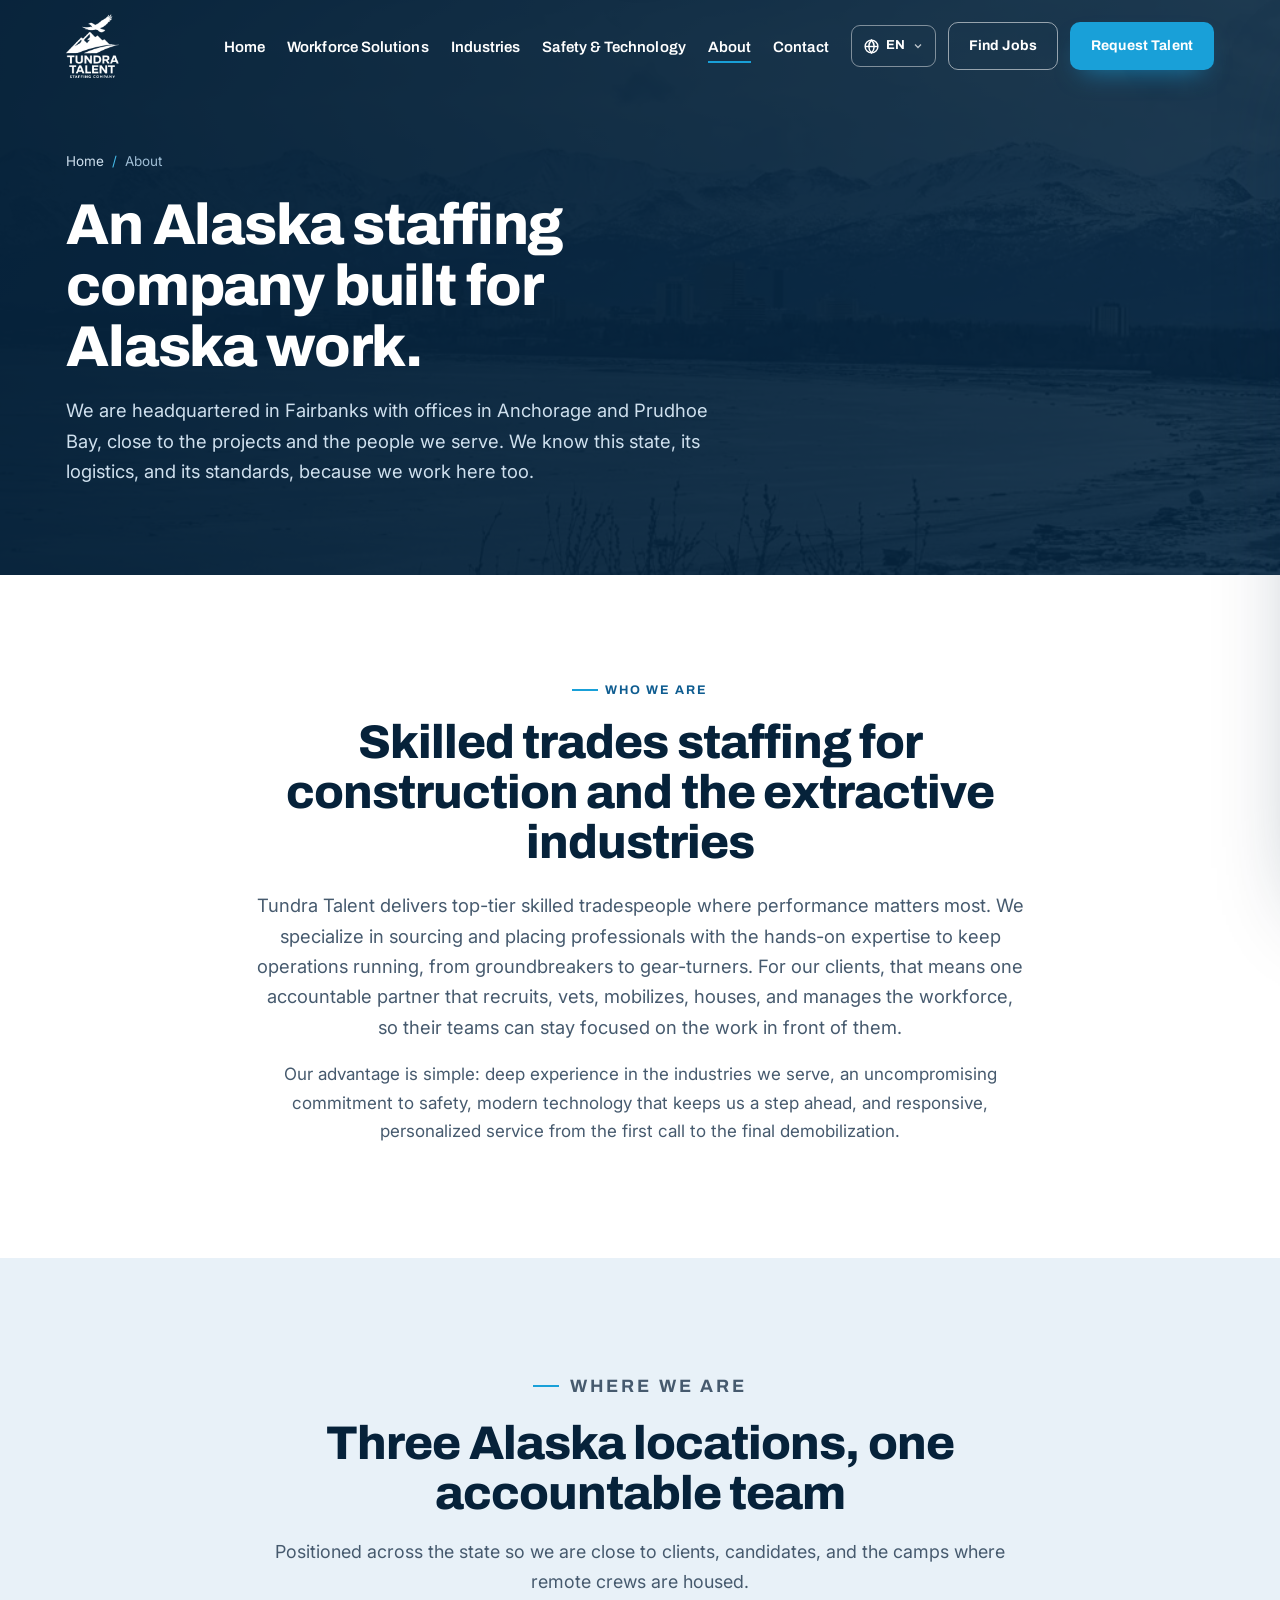
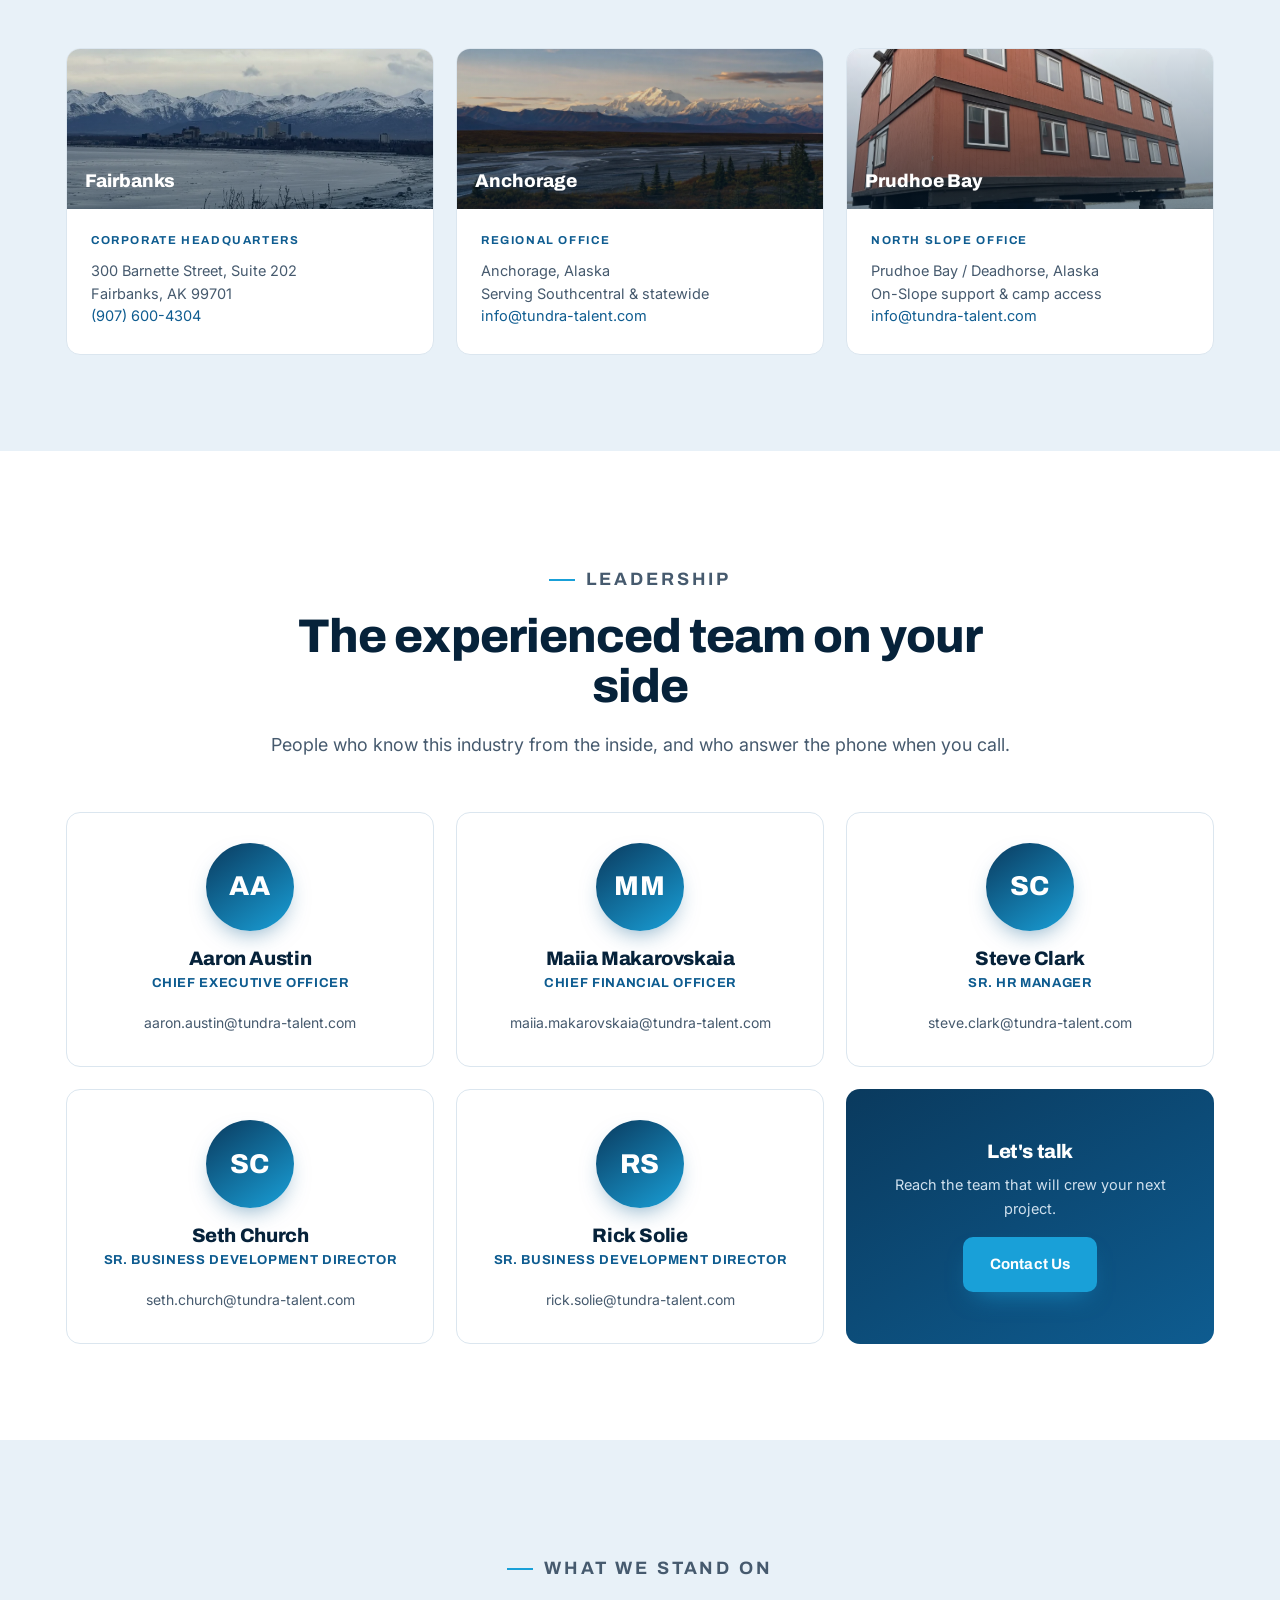
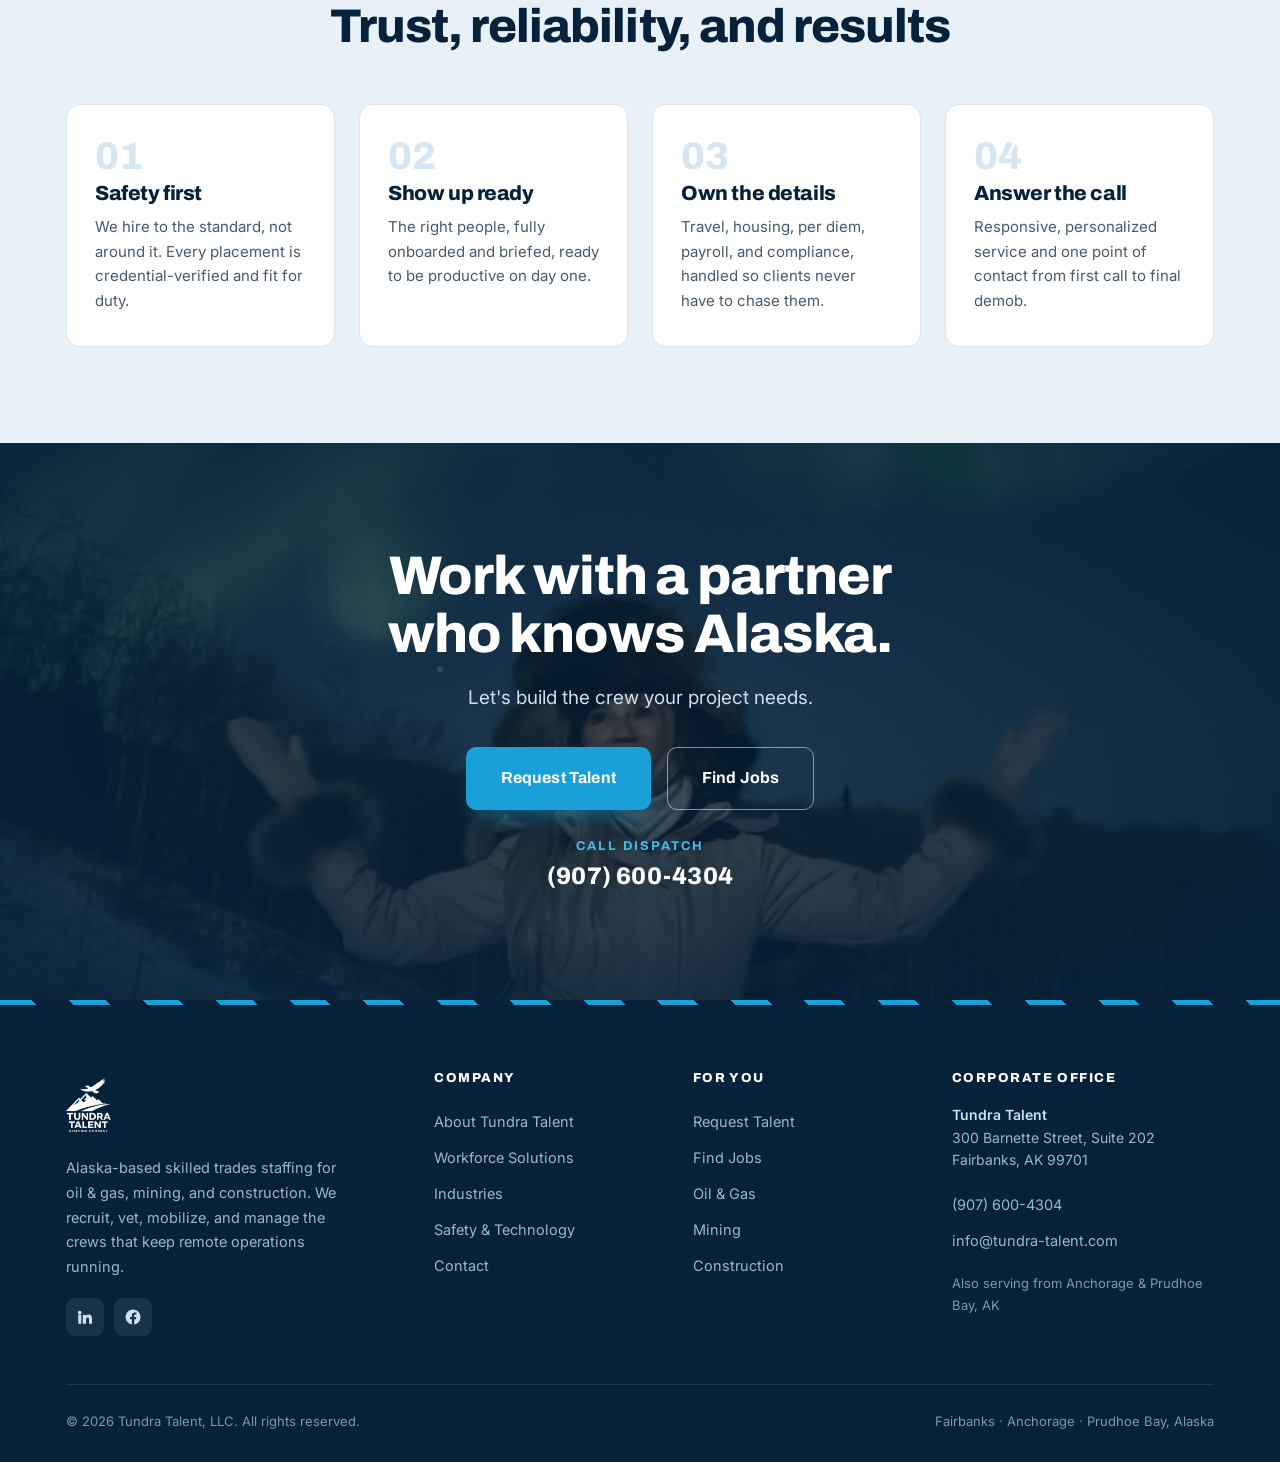
<file: about.html>
<!DOCTYPE html>
<html lang="en">
<head>
<meta charset="UTF-8">
<meta name="viewport" content="width=device-width, initial-scale=1">
<meta name="google-site-verification" content="E9Cz7-yxUsT10Vbf-GuMezhKDxYQlTw1Q5PcXRchWLU">
<title>About Tundra Talent | Alaska Skilled Trades Staffing Company</title>
<meta name="description" content="Tundra Talent is an Alaska staffing company in Fairbanks, with offices in Anchorage and Prudhoe Bay. Meet our leadership and how we crew the state's hardest projects.">
<link rel="canonical" href="https://www.tundra-talent.com/about.html">
<meta property="og:title" content="About Tundra Talent">
<meta property="og:description" content="An Alaska staffing company built around safety, logistics, and an experienced team.">
<meta property="og:url" content="https://www.tundra-talent.com/about.html">
<meta property="og:image" content="https://www.tundra-talent.com/assets/img/og-image.jpg">
<meta name="theme-color" content="#06223A">
<meta name="robots" content="index, follow">
<meta name="twitter:card" content="summary_large_image">
<meta name="twitter:title" content="About Tundra Talent">
<meta name="twitter:description" content="An Alaska staffing company built around safety, logistics, and an experienced team.">
<meta name="twitter:image" content="https://www.tundra-talent.com/assets/img/og-image.jpg">
<meta property="og:image:width" content="1200"><meta property="og:image:height" content="630">
<link rel="icon" href="assets/img/favicon.ico" sizes="any">
<link rel="icon" type="image/png" sizes="32x32" href="assets/img/favicon-32.png">
<link rel="icon" type="image/png" href="assets/img/favicon.png">
<link rel="apple-touch-icon" href="assets/img/apple-touch-icon.png">
<link rel="preconnect" href="https://fonts.googleapis.com"><link rel="preconnect" href="https://fonts.gstatic.com" crossorigin>
<link href="https://fonts.googleapis.com/css2?family=Archivo:wght@600;700;800&family=Inter:wght@400;500;600;700&display=swap" rel="stylesheet">
<link rel="stylesheet" href="assets/styles.css?v=11">

<script type="application/ld+json">
{"@context": "https://schema.org", "@type": "BreadcrumbList", "itemListElement": [{"@type": "ListItem", "position": 1, "name": "Home", "item": "https://www.tundra-talent.com/"}, {"@type": "ListItem", "position": 2, "name": "About", "item": "https://www.tundra-talent.com/about.html"}]}
</script>
</head>
<body>
<a class="skip" href="#main">Skip to content</a>

<header class="site">
  <nav class="nav">
    <a class="brand" href="index.html" aria-label="Tundra Talent home">
      <img class="logo-light" width="166" height="200" src="assets/img/tundra-logo-white.png" alt="Tundra Talent">
      <img class="logo-dark" width="166" height="200" src="assets/img/tundra-logo.png" alt="Tundra Talent">
    </a>
    <ul class="nav-links">
      <li><a href="index.html">Home</a></li>
      <li><a href="services.html">Workforce Solutions</a></li>
      <li><a href="industries.html">Industries</a></li>
      <li><a href="safety.html">Safety &amp; Technology</a></li>
      <li><a href="about.html">About</a></li>
      <li><a href="contact.html">Contact</a></li>
    </ul>
    <div class="nav-cta">
      <div class="lang notranslate" translate="no">
        <svg class="globe" aria-hidden="true" viewBox="0 0 24 24" fill="none" stroke="currentColor" stroke-width="2"><circle cx="12" cy="12" r="9"/><path d="M3 12h18"/><path d="M12 3c2.5 2.5 3.8 5.7 3.8 9s-1.3 6.5-3.8 9c-2.5-2.5-3.8-5.7-3.8-9S9.5 5.5 12 3Z"/></svg>
        <span class="lang-code" aria-hidden="true">EN</span>
        <svg class="chev" aria-hidden="true" viewBox="0 0 24 24" fill="none" stroke="currentColor" stroke-width="2.6"><path d="m6 9 6 6 6-6"/></svg>
        <select class="lang-select" aria-label="Choose your language"></select>
      </div>
      <a class="btn btn-outline" href="https://jobs.tundra-talent.com" target="_blank" rel="noopener">Find Jobs</a>
      <a class="btn btn-primary" href="contact.html#request">Request Talent</a>
    </div>
    <button class="burger" aria-label="Open menu"><span></span><span></span><span></span></button>
  </nav>
</header>
<div class="scrim"></div>
<aside class="mobile-nav" aria-label="Mobile menu">
  <button class="close-x" aria-label="Close menu">&times;</button>
  <a href="index.html">Home</a><a href="services.html">Workforce Solutions</a><a href="industries.html">Industries</a>
  <a href="safety.html">Safety &amp; Technology</a><a href="about.html">About</a><a href="contact.html">Contact</a>
  <a class="btn btn-outline" href="https://jobs.tundra-talent.com" target="_blank" rel="noopener">Find Jobs</a>
  <a class="btn btn-primary" href="contact.html#request">Request Talent</a>
  <div class="lang-mobile notranslate" translate="no">
    <label>Language / Idioma</label>
    <select class="lang-select" aria-label="Choose your language"></select>
  </div>
  <div class="m-contact">Call dispatch: <a href="tel:+19076004304" style="color:inherit">(907) 600-4304</a></div>
</aside>

<section id="main" class="phero">
  <div class="bg" style="background-image:url('assets/img/contact-anchorage.webp')"></div>
  <div class="wrap">
    <div class="crumbs"><a href="index.html">Home</a><span>/</span> About</div>
    <h1>An Alaska staffing company built for Alaska work.</h1>
    <p>We are headquartered in Fairbanks with offices in Anchorage and Prudhoe Bay, close to the projects and the people we serve. We know this state, its logistics, and its standards, because we work here too.</p>
  </div>
</section>

<!-- STORY -->
<section class="sec bg-white">
  <div class="wrap narrow" style="text-align:center">
    <p class="eyebrow center reveal">Who we are</p>
    <h2 class="reveal">Skilled trades staffing for construction and the extractive industries</h2>
    <p class="reveal d1" style="font-size:1.15rem;margin-top:22px">Tundra Talent delivers top-tier skilled tradespeople where performance matters most. We specialize in sourcing and placing professionals with the hands-on expertise to keep operations running, from groundbreakers to gear-turners. For our clients, that means one accountable partner that recruits, vets, mobilizes, houses, and manages the workforce, so their teams can stay focused on the work in front of them.</p>
    <p class="reveal d1" style="margin-top:18px">Our advantage is simple: deep experience in the industries we serve, an uncompromising commitment to safety, modern technology that keeps us a step ahead, and responsive, personalized service from the first call to the final demobilization.</p>
  </div>
</section>

<!-- OFFICES -->
<section class="sec bg-ice">
  <div class="wrap">
    <div class="sec-head center reveal">
      <p class="eyebrow center">Where we are</p>
      <h2>Three Alaska locations, one accountable team</h2>
      <p>Positioned across the state so we are close to clients, candidates, and the camps where remote crews are housed.</p>
    </div>
    <div class="offices">
      <div class="office reveal">
        <div class="ph" style="background-image:url('assets/img/contact-anchorage.webp')"><span class="tag">Fairbanks</span></div>
        <div class="bd"><div class="lbl">Corporate headquarters</div>
          <address>300 Barnette Street, Suite 202<br>Fairbanks, AK 99701<br><a href="tel:+19076004304">(907) 600-4304</a></address>
        </div>
      </div>
      <div class="office reveal d1">
        <div class="ph" style="background-image:url('assets/img/denali-landscape.webp')"><span class="tag">Anchorage</span></div>
        <div class="bd"><div class="lbl">Regional office</div>
          <address>Anchorage, Alaska<br>Serving Southcentral &amp; statewide<br><a href="mailto:info@tundra-talent.com">info@tundra-talent.com</a></address>
        </div>
      </div>
      <div class="office reveal d2">
        <div class="ph" style="background-image:url('assets/img/man-camp.webp')"><span class="tag">Prudhoe Bay</span></div>
        <div class="bd"><div class="lbl">North Slope office</div>
          <address>Prudhoe Bay / Deadhorse, Alaska<br>On-Slope support &amp; camp access<br><a href="mailto:info@tundra-talent.com">info@tundra-talent.com</a></address>
        </div>
      </div>
    </div>
  </div>
</section>

<!-- LEADERSHIP -->
<section class="sec bg-white">
  <div class="wrap">
    <div class="sec-head center reveal">
      <p class="eyebrow center">Leadership</p>
      <h2>The experienced team on your side</h2>
      <p>People who know this industry from the inside, and who answer the phone when you call.</p>
    </div>
    <div class="team">
      <div class="member reveal">
        <div class="avatar">AA</div>
        <h3>Aaron Austin</h3>
        <div class="role">Chief Executive Officer</div>
        <a class="email" href="mailto:aaron.austin@tundra-talent.com">aaron.austin@tundra-talent.com</a>
      </div>
      <div class="member reveal d1">
        <div class="avatar">MM</div>
        <h3>Maiia Makarovskaia</h3>
        <div class="role">Chief Financial Officer</div>
        <a class="email" href="mailto:maiia.makarovskaia@tundra-talent.com">maiia.makarovskaia@tundra-talent.com</a>
      </div>
      <div class="member reveal d2">
        <div class="avatar">SC</div>
        <h3>Steve Clark</h3>
        <div class="role">Sr. HR Manager</div>
        <a class="email" href="mailto:steve.clark@tundra-talent.com">steve.clark@tundra-talent.com</a>
      </div>
      <div class="member reveal d1">
        <div class="avatar">SC</div>
        <h3>Seth Church</h3>
        <div class="role">Sr. Business Development Director</div>
        <a class="email" href="mailto:seth.church@tundra-talent.com">seth.church@tundra-talent.com</a>
      </div>
      <div class="member reveal d2">
        <div class="avatar">RS</div>
        <h3>Rick Solie</h3>
        <div class="role">Sr. Business Development Director</div>
        <a class="email" href="mailto:rick.solie@tundra-talent.com">rick.solie@tundra-talent.com</a>
      </div>
      <div class="member reveal d3" style="display:flex;flex-direction:column;justify-content:center;background:linear-gradient(150deg,var(--navy),var(--blue));border:0;color:#fff">
        <h3 style="color:#fff">Let's talk</h3>
        <p style="color:#cfe0ee;font-size:14.5px;margin:8px 0 16px">Reach the team that will crew your next project.</p>
        <a class="btn btn-primary" href="contact.html" style="align-self:center">Contact Us</a>
      </div>
    </div>
  </div>
</section>

<!-- VALUES -->
<section class="sec bg-ice">
  <div class="wrap">
    <div class="sec-head center reveal">
      <p class="eyebrow center">What we stand on</p>
      <h2>Trust, reliability, and results</h2>
    </div>
    <div class="cards cols-4">
      <div class="card num-card reveal"><div class="n">01</div><h3>Safety first</h3><p>We hire to the standard, not around it. Every placement is credential-verified and fit for duty.</p></div>
      <div class="card num-card reveal d1"><div class="n">02</div><h3>Show up ready</h3><p>The right people, fully onboarded and briefed, ready to be productive on day one.</p></div>
      <div class="card num-card reveal d2"><div class="n">03</div><h3>Own the details</h3><p>Travel, housing, per diem, payroll, and compliance, handled so clients never have to chase them.</p></div>
      <div class="card num-card reveal d3"><div class="n">04</div><h3>Answer the call</h3><p>Responsive, personalized service and one point of contact from first call to final demob.</p></div>
    </div>
  </div>
</section>

<section class="cta-band">
  <div class="bg" style="background-image:url('assets/img/seth-aurora.webp')"></div>
  <div class="wrap">
    <h2 class="reveal">Work with a partner who knows Alaska.</h2>
    <p class="reveal d1">Let's build the crew your project needs.</p>
    <div class="row reveal d2">
      <a class="btn btn-primary btn-lg" href="contact.html#request">Request Talent</a>
      <a class="btn btn-ghost btn-lg" href="https://jobs.tundra-talent.com" target="_blank" rel="noopener">Find Jobs</a>
    </div>
    <a class="cta-phone reveal d3" href="tel:+19076004304"><span>Call dispatch</span>(907) 600-4304</a>
  </div>
</section>

<footer class="site">
  <div class="hazard"></div>
  <div class="wrap">
    <div class="foot-grid">
      <div class="foot-col">
        <a class="brand" href="index.html"><img width="166" height="200" src="assets/img/tundra-logo-white.png" alt="Tundra Talent"></a>
        <p class="blurb">Alaska-based skilled trades staffing for oil &amp; gas, mining, and construction. We recruit, vet, mobilize, and manage the crews that keep remote operations running.</p>
        <div class="social" style="margin-top:18px">
          <a href="https://www.linkedin.com/company/tundra-talent" target="_blank" rel="noopener" aria-label="LinkedIn"><svg aria-hidden="true" viewBox="0 0 24 24" fill="currentColor"><path d="M4.98 3.5A2.5 2.5 0 1 0 5 8.5a2.5 2.5 0 0 0 0-5ZM3 9h4v12H3V9Zm6 0h3.8v1.7h.05c.53-1 1.83-2.05 3.77-2.05 4.03 0 4.78 2.65 4.78 6.1V21h-4v-5.5c0-1.3-.02-3-1.83-3-1.83 0-2.11 1.43-2.11 2.9V21H9V9Z"/></svg></a>
          <a href="https://www.facebook.com/tundratalent" target="_blank" rel="noopener" aria-label="Facebook"><svg aria-hidden="true" viewBox="0 0 24 24" fill="currentColor"><path d="M22 12a10 10 0 1 0-11.5 9.9v-7H8v-2.9h2.5V9.8c0-2.5 1.5-3.9 3.8-3.9 1.1 0 2.2.2 2.2.2v2.5h-1.3c-1.2 0-1.6.8-1.6 1.6v1.9h2.8L15.9 15h-2.3v7A10 10 0 0 0 22 12Z"/></svg></a>
        </div>
      </div>
      <div class="foot-col"><h4>Company</h4>
        <a href="about.html">About Tundra Talent</a><a href="services.html">Workforce Solutions</a><a href="industries.html">Industries</a><a href="safety.html">Safety &amp; Technology</a><a href="contact.html">Contact</a></div>
      <div class="foot-col"><h4>For You</h4>
        <a href="contact.html#request">Request Talent</a><a href="https://jobs.tundra-talent.com" target="_blank" rel="noopener">Find Jobs</a><a href="industries.html#oil-gas">Oil &amp; Gas</a><a href="industries.html#mining">Mining</a><a href="industries.html#construction">Construction</a></div>
      <div class="foot-col"><h4>Corporate Office</h4>
        <address><b>Tundra Talent</b><br>300 Barnette Street, Suite 202<br>Fairbanks, AK 99701</address>
        <a href="tel:+19076004304">(907) 600-4304</a><a href="mailto:info@tundra-talent.com">info@tundra-talent.com</a>
        <p style="font-size:13px;margin-top:14px;color:#7e98ad">Also serving from Anchorage &amp; Prudhoe Bay, AK</p></div>
    </div>
    <div class="foot-bottom">
      <span>&copy; <span data-year>2026</span> Tundra Talent, LLC. All rights reserved.</span>
      <span>Fairbanks · Anchorage · Prudhoe Bay, Alaska</span>
    </div>
  </div>
</footer>
<script src="assets/app.js?v=7"></script>
</body>
</html>
</file>
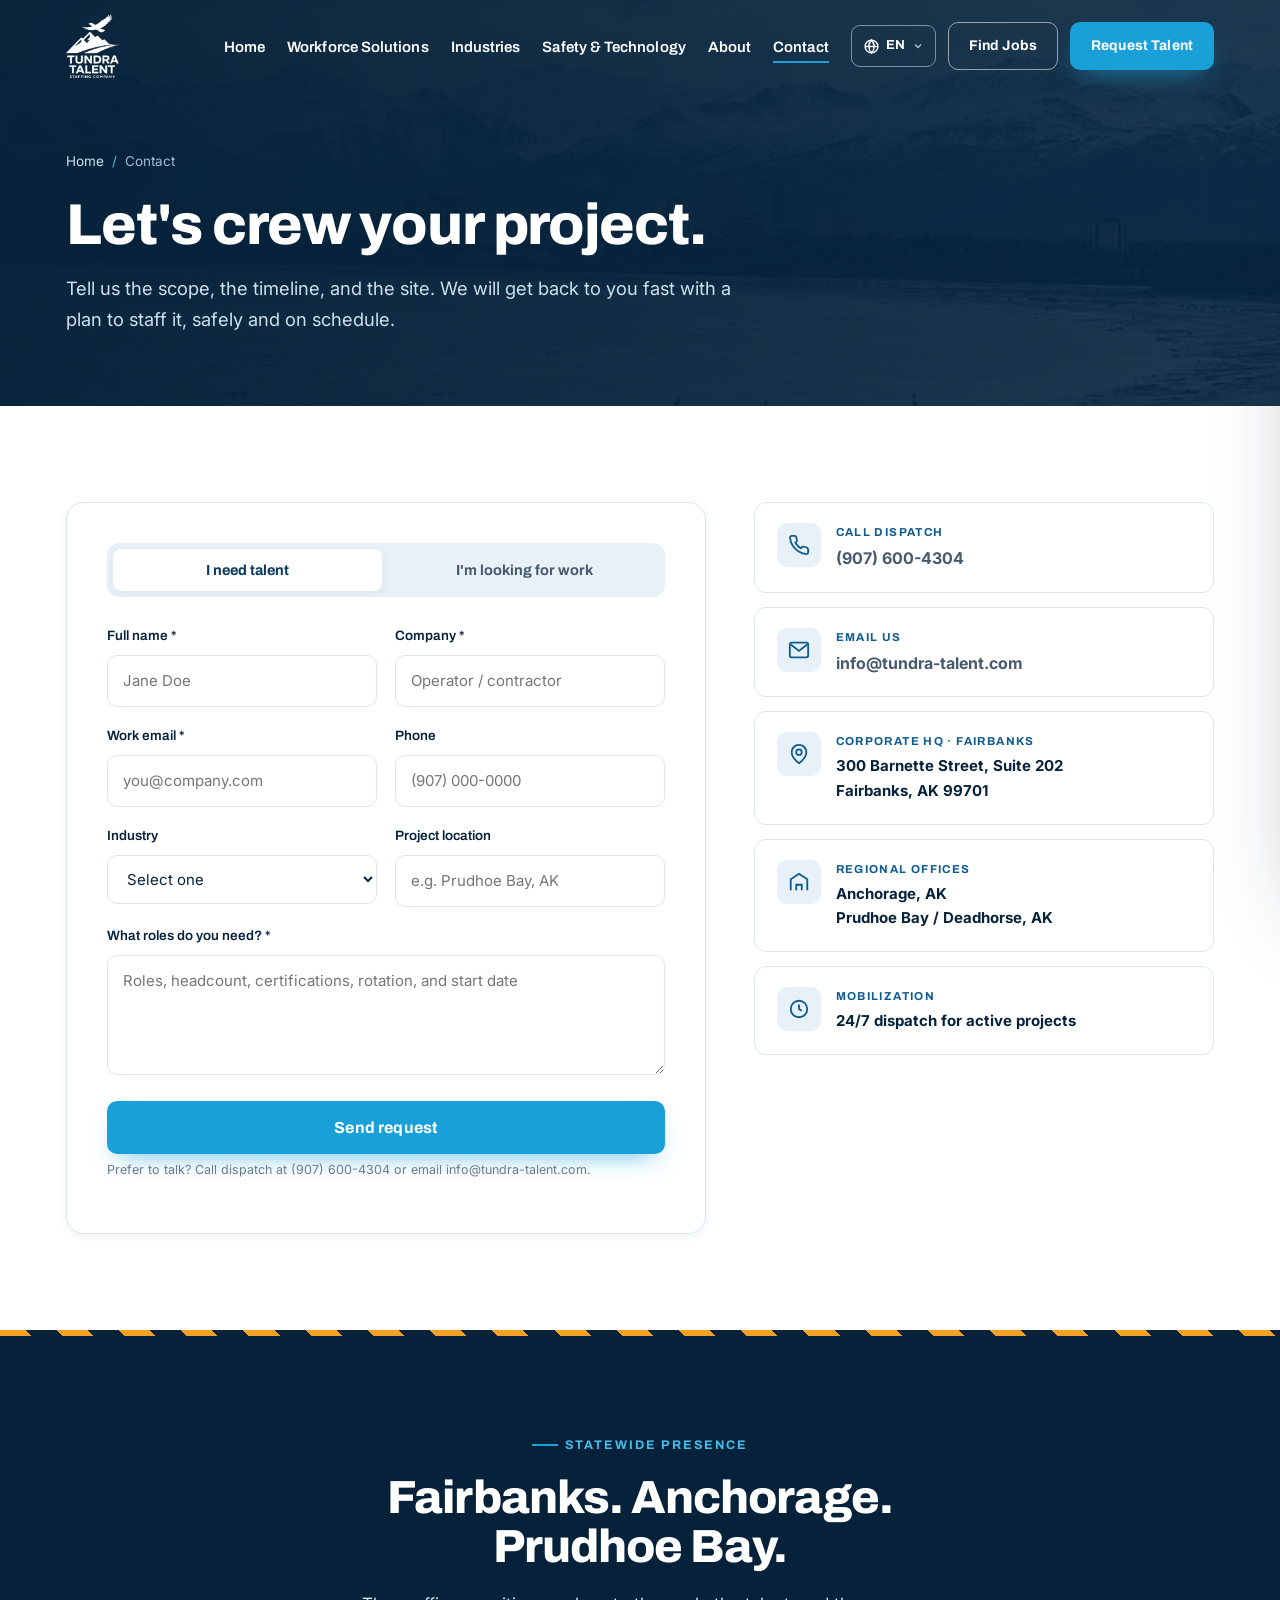
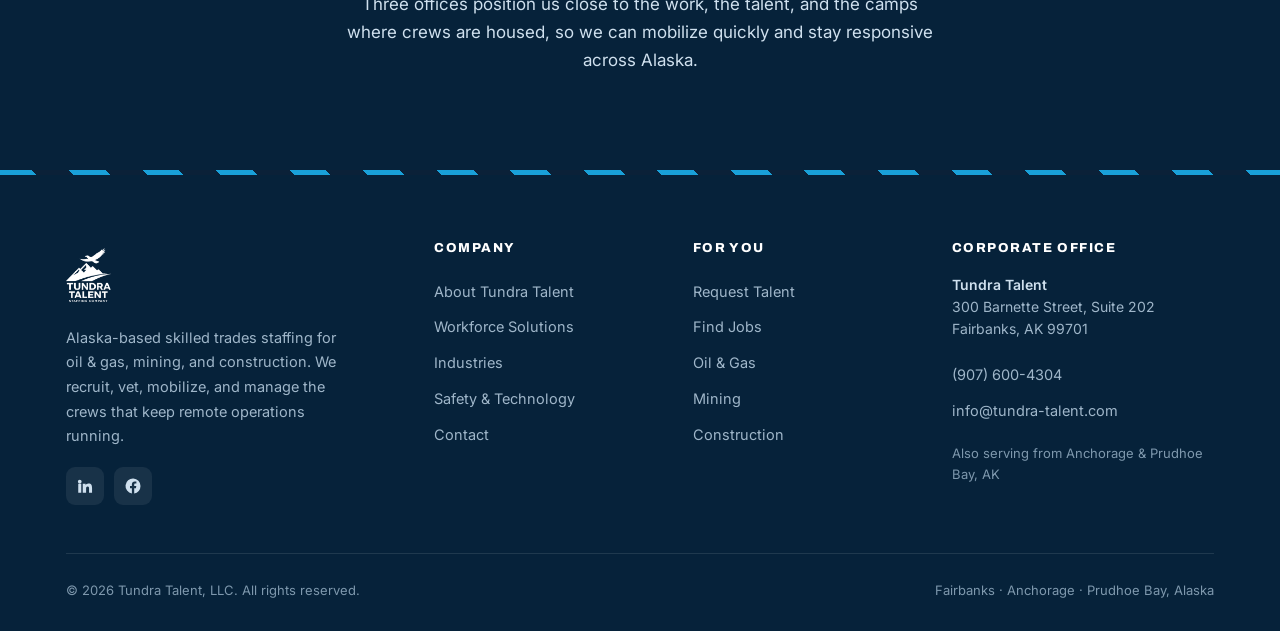
<file: contact.html>
<!DOCTYPE html>
<html lang="en">
<head>
<meta charset="UTF-8">
<meta name="viewport" content="width=device-width, initial-scale=1">
<meta name="google-site-verification" content="E9Cz7-yxUsT10Vbf-GuMezhKDxYQlTw1Q5PcXRchWLU">
<title>Contact Tundra Talent | Request Talent or Find Work in Alaska</title>
<meta name="description" content="Contact Tundra Talent to staff your North Slope, pipeline, mining, or construction project, or to find work. Fairbanks, Anchorage &amp; Prudhoe Bay. Call (907) 600-4304.">
<link rel="canonical" href="https://www.tundra-talent.com/contact.html">
<meta property="og:title" content="Contact Tundra Talent">
<meta property="og:description" content="Request talent or find work. Fairbanks, Anchorage, and Prudhoe Bay, Alaska.">
<meta property="og:url" content="https://www.tundra-talent.com/contact.html">
<meta property="og:image" content="https://www.tundra-talent.com/assets/img/og-image.jpg">
<meta name="theme-color" content="#06223A">
<meta name="robots" content="index, follow">
<meta name="twitter:card" content="summary_large_image">
<meta name="twitter:title" content="Contact Tundra Talent">
<meta name="twitter:description" content="Request talent or find work. Fairbanks, Anchorage, and Prudhoe Bay, Alaska.">
<meta name="twitter:image" content="https://www.tundra-talent.com/assets/img/og-image.jpg">
<meta property="og:image:width" content="1200"><meta property="og:image:height" content="630">
<link rel="icon" href="assets/img/favicon.ico" sizes="any">
<link rel="icon" type="image/png" sizes="32x32" href="assets/img/favicon-32.png">
<link rel="icon" type="image/png" href="assets/img/favicon.png">
<link rel="apple-touch-icon" href="assets/img/apple-touch-icon.png">
<link rel="preconnect" href="https://fonts.googleapis.com"><link rel="preconnect" href="https://fonts.gstatic.com" crossorigin>
<link href="https://fonts.googleapis.com/css2?family=Archivo:wght@600;700;800&family=Inter:wght@400;500;600;700&display=swap" rel="stylesheet">
<link rel="stylesheet" href="assets/styles.css?v=11">

<script type="application/ld+json">
{"@context": "https://schema.org", "@type": "BreadcrumbList", "itemListElement": [{"@type": "ListItem", "position": 1, "name": "Home", "item": "https://www.tundra-talent.com/"}, {"@type": "ListItem", "position": 2, "name": "Contact", "item": "https://www.tundra-talent.com/contact.html"}]}
</script>
</head>
<body>
<a class="skip" href="#main">Skip to content</a>

<header class="site">
  <nav class="nav">
    <a class="brand" href="index.html" aria-label="Tundra Talent home">
      <img class="logo-light" width="166" height="200" src="assets/img/tundra-logo-white.png" alt="Tundra Talent">
      <img class="logo-dark" width="166" height="200" src="assets/img/tundra-logo.png" alt="Tundra Talent">
    </a>
    <ul class="nav-links">
      <li><a href="index.html">Home</a></li>
      <li><a href="services.html">Workforce Solutions</a></li>
      <li><a href="industries.html">Industries</a></li>
      <li><a href="safety.html">Safety &amp; Technology</a></li>
      <li><a href="about.html">About</a></li>
      <li><a href="contact.html">Contact</a></li>
    </ul>
    <div class="nav-cta">
      <div class="lang notranslate" translate="no">
        <svg class="globe" aria-hidden="true" viewBox="0 0 24 24" fill="none" stroke="currentColor" stroke-width="2"><circle cx="12" cy="12" r="9"/><path d="M3 12h18"/><path d="M12 3c2.5 2.5 3.8 5.7 3.8 9s-1.3 6.5-3.8 9c-2.5-2.5-3.8-5.7-3.8-9S9.5 5.5 12 3Z"/></svg>
        <span class="lang-code" aria-hidden="true">EN</span>
        <svg class="chev" aria-hidden="true" viewBox="0 0 24 24" fill="none" stroke="currentColor" stroke-width="2.6"><path d="m6 9 6 6 6-6"/></svg>
        <select class="lang-select" aria-label="Choose your language"></select>
      </div>
      <a class="btn btn-outline" href="https://jobs.tundra-talent.com" target="_blank" rel="noopener">Find Jobs</a>
      <a class="btn btn-primary" href="contact.html#request">Request Talent</a>
    </div>
    <button class="burger" aria-label="Open menu"><span></span><span></span><span></span></button>
  </nav>
</header>
<div class="scrim"></div>
<aside class="mobile-nav" aria-label="Mobile menu">
  <button class="close-x" aria-label="Close menu">&times;</button>
  <a href="index.html">Home</a><a href="services.html">Workforce Solutions</a><a href="industries.html">Industries</a>
  <a href="safety.html">Safety &amp; Technology</a><a href="about.html">About</a><a href="contact.html">Contact</a>
  <a class="btn btn-outline" href="https://jobs.tundra-talent.com" target="_blank" rel="noopener">Find Jobs</a>
  <a class="btn btn-primary" href="contact.html#request">Request Talent</a>
  <div class="lang-mobile notranslate" translate="no">
    <label>Language / Idioma</label>
    <select class="lang-select" aria-label="Choose your language"></select>
  </div>
  <div class="m-contact">Call dispatch: <a href="tel:+19076004304" style="color:inherit">(907) 600-4304</a></div>
</aside>

<section id="main" class="phero" style="padding-bottom:54px">
  <div class="bg" style="background-image:url('assets/img/contact-anchorage.webp')"></div>
  <div class="wrap">
    <div class="crumbs"><a href="index.html">Home</a><span>/</span> Contact</div>
    <h1>Let's crew your project.</h1>
    <p>Tell us the scope, the timeline, and the site. We will get back to you fast with a plan to staff it, safely and on schedule.</p>
  </div>
</section>

<!-- CONTACT GRID -->
<section class="sec bg-white" id="request" style="scroll-margin-top:80px">
  <div class="wrap" style="display:grid;grid-template-columns:1.25fr .9fr;gap:48px;align-items:start">

    <!-- FORM -->
    <div class="formwrap reveal">
      <div class="tabs">
        <button class="active" data-tab="employer">I need talent</button>
        <button data-tab="candidate">I'm looking for work</button>
      </div>

      <!-- EMPLOYER -->
      <div data-pane="employer">
        <form action="https://formsubmit.co/ajax/steve.clark@tundra-talent.com" method="POST" data-contact novalidate>
          <input type="hidden" name="_subject" value="New talent request from tundra-talent.com">
          <input type="hidden" name="_template" value="table">
          <input type="hidden" name="_captcha" value="false">
          <input type="hidden" name="Form" value="Employer — I need talent">
          <input type="text" name="_honey" tabindex="-1" autocomplete="off" aria-hidden="true" style="position:absolute;left:-9999px;width:1px;height:1px;opacity:0">
          <div class="grid2">
            <div class="field"><label>Full name *</label><input type="text" name="Name" required placeholder="Jane Doe" aria-label="Full name"><div class="err">Please enter your name.</div></div>
            <div class="field"><label>Company *</label><input type="text" name="Company" required placeholder="Operator / contractor" aria-label="Company"><div class="err">Please enter your company.</div></div>
          </div>
          <div class="grid2">
            <div class="field"><label>Work email *</label><input type="email" name="email" required placeholder="you@company.com" aria-label="Work email"><div class="err">Please enter a valid email.</div></div>
            <div class="field"><label>Phone</label><input type="tel" name="Phone" placeholder="(907) 000-0000" aria-label="Phone"></div>
          </div>
          <div class="grid2">
            <div class="field"><label>Industry</label>
              <select name="Industry" aria-label="Industry"><option value="">Select one</option><option>Oil &amp; Gas (Upstream)</option><option>Oil &amp; Gas (Midstream)</option><option>Oil &amp; Gas (Downstream)</option><option>Mining</option><option>Construction</option><option>Other</option></select>
            </div>
            <div class="field"><label>Project location</label><input type="text" name="Project location" placeholder="e.g. Prudhoe Bay, AK" aria-label="Project location"></div>
          </div>
          <div class="field"><label>What roles do you need? *</label><textarea name="Roles needed" required placeholder="Roles, headcount, certifications, rotation, and start date" aria-label="What roles do you need?"></textarea><div class="err">Tell us what you need.</div></div>
          <button class="btn btn-primary btn-lg" type="submit" style="width:100%;justify-content:center">Send request</button>
          <p class="form-error" role="alert" style="display:none;color:#c0392b;font-size:14px;margin-top:12px">Sorry, that did not send. Please call (907) 600-4304 or email <a href="mailto:info@tundra-talent.com">info@tundra-talent.com</a>.</p>
          <p class="form-note">Prefer to talk? Call dispatch at (907) 600-4304 or email info@tundra-talent.com.</p>
        </form>
        <div class="form-success">
          <div class="ico"><svg aria-hidden="true" viewBox="0 0 24 24" fill="none" stroke="currentColor" stroke-width="2.2"><path d="m5 12 5 5L20 7"/></svg></div>
          <h2>Request received</h2>
          <p>Thanks. A member of our team will reach out shortly to scope your crew. For anything urgent, call (907) 600-4304.</p>
        </div>
      </div>

      <!-- CANDIDATE -->
      <div data-pane="candidate" style="display:none">
        <form action="https://formsubmit.co/ajax/steve.clark@tundra-talent.com" method="POST" data-contact novalidate>
          <input type="hidden" name="_subject" value="New job application from tundra-talent.com">
          <input type="hidden" name="_template" value="table">
          <input type="hidden" name="_captcha" value="false">
          <input type="hidden" name="Form" value="Candidate — looking for work">
          <input type="text" name="_honey" tabindex="-1" autocomplete="off" aria-hidden="true" style="position:absolute;left:-9999px;width:1px;height:1px;opacity:0">
          <div class="grid2">
            <div class="field"><label>Full name *</label><input type="text" name="Name" required placeholder="Your name" aria-label="Full name"><div class="err">Please enter your name.</div></div>
            <div class="field"><label>Primary trade *</label><input type="text" name="Primary trade" required placeholder="e.g. Welder, Operator, Electrician" aria-label="Primary trade"><div class="err">Please enter your trade.</div></div>
          </div>
          <div class="grid2">
            <div class="field"><label>Email *</label><input type="email" name="email" required placeholder="you@email.com" aria-label="Email"><div class="err">Please enter a valid email.</div></div>
            <div class="field"><label>Phone</label><input type="tel" name="Phone" placeholder="(907) 000-0000" aria-label="Phone"></div>
          </div>
          <div class="field"><label>Certifications &amp; experience</label><textarea name="Certifications and experience" placeholder="Tickets, certifications, years of experience, and availability" aria-label="Certifications and experience"></textarea></div>
          <button class="btn btn-primary btn-lg" type="submit" style="width:100%;justify-content:center">Submit your info</button>
          <p class="form-error" role="alert" style="display:none;color:#c0392b;font-size:14px;margin-top:12px">Sorry, that did not send. Please call (907) 600-4304 or email <a href="mailto:info@tundra-talent.com">info@tundra-talent.com</a>.</p>
          <p class="form-note">You can also browse and apply to open roles anytime at <a href="https://jobs.tundra-talent.com" target="_blank" rel="noopener">jobs.tundra-talent.com</a>.</p>
        </form>
        <div class="form-success">
          <div class="ico"><svg aria-hidden="true" viewBox="0 0 24 24" fill="none" stroke="currentColor" stroke-width="2.2"><path d="m5 12 5 5L20 7"/></svg></div>
          <h2>Thanks for reaching out</h2>
          <p>We have your info and will be in touch about opportunities that fit. To see current openings, visit jobs.tundra-talent.com.</p>
        </div>
      </div>
    </div>

    <!-- INFO RAIL -->
    <div class="reveal d1">
      <div class="contact-rail">
        <div class="row">
          <div class="ic"><svg aria-hidden="true" viewBox="0 0 24 24" fill="none" stroke="currentColor" stroke-width="2"><path d="M22 16.9v3a2 2 0 0 1-2.2 2 19.8 19.8 0 0 1-8.6-3 19.5 19.5 0 0 1-6-6 19.8 19.8 0 0 1-3-8.6A2 2 0 0 1 4.1 2h3a2 2 0 0 1 2 1.7c.1.9.3 1.8.6 2.6a2 2 0 0 1-.5 2.1L8 9.6a16 16 0 0 0 6 6l1.2-1.2a2 2 0 0 1 2.1-.5c.8.3 1.7.5 2.6.6a2 2 0 0 1 1.7 2Z"/></svg></div>
          <div><div class="lbl">Call dispatch</div><b><a href="tel:+19076004304">(907) 600-4304</a></b></div>
        </div>
        <div class="row">
          <div class="ic"><svg aria-hidden="true" viewBox="0 0 24 24" fill="none" stroke="currentColor" stroke-width="2"><rect x="2" y="4" width="20" height="16" rx="2"/><path d="m3 6 9 7 9-7"/></svg></div>
          <div><div class="lbl">Email us</div><b><a href="mailto:info@tundra-talent.com">info@tundra-talent.com</a></b></div>
        </div>
        <div class="row">
          <div class="ic"><svg aria-hidden="true" viewBox="0 0 24 24" fill="none" stroke="currentColor" stroke-width="2"><path d="M20 10c0 6-8 12-8 12s-8-6-8-12a8 8 0 0 1 16 0Z"/><circle cx="12" cy="10" r="3"/></svg></div>
          <div><div class="lbl">Corporate HQ · Fairbanks</div><b style="font-size:15px">300 Barnette Street, Suite 202<br>Fairbanks, AK 99701</b></div>
        </div>
        <div class="row">
          <div class="ic"><svg aria-hidden="true" viewBox="0 0 24 24" fill="none" stroke="currentColor" stroke-width="2"><path d="M3 21V9l9-6 9 6v12"/><path d="M9 21v-6h6v6"/></svg></div>
          <div><div class="lbl">Regional offices</div><b style="font-size:15px">Anchorage, AK<br>Prudhoe Bay / Deadhorse, AK</b></div>
        </div>
        <div class="row">
          <div class="ic"><svg aria-hidden="true" viewBox="0 0 24 24" fill="none" stroke="currentColor" stroke-width="2"><circle cx="12" cy="12" r="9"/><path d="M12 7v5l3 2"/></svg></div>
          <div><div class="lbl">Mobilization</div><b style="font-size:15px">24/7 dispatch for active projects</b></div>
        </div>
      </div>
    </div>
  </div>
</section>

<!-- MAP / OFFICES BAND -->
<section class="band">
  <div class="hazard"></div>
  <div class="wrap sec" style="text-align:center">
    <p class="eyebrow on-dark center reveal">Statewide presence</p>
    <h2 class="reveal" style="max-width:18ch;margin:0 auto">Fairbanks. Anchorage. Prudhoe Bay.</h2>
    <p class="reveal d1" style="max-width:54ch;margin:18px auto 0">Three offices position us close to the work, the talent, and the camps where crews are housed, so we can mobilize quickly and stay responsive across Alaska.</p>
  </div>
</section>

<footer class="site">
  <div class="hazard"></div>
  <div class="wrap">
    <div class="foot-grid">
      <div class="foot-col">
        <a class="brand" href="index.html"><img width="166" height="200" src="assets/img/tundra-logo-white.png" alt="Tundra Talent"></a>
        <p class="blurb">Alaska-based skilled trades staffing for oil &amp; gas, mining, and construction. We recruit, vet, mobilize, and manage the crews that keep remote operations running.</p>
        <div class="social" style="margin-top:18px">
          <a href="https://www.linkedin.com/company/tundra-talent" target="_blank" rel="noopener" aria-label="LinkedIn"><svg aria-hidden="true" viewBox="0 0 24 24" fill="currentColor"><path d="M4.98 3.5A2.5 2.5 0 1 0 5 8.5a2.5 2.5 0 0 0 0-5ZM3 9h4v12H3V9Zm6 0h3.8v1.7h.05c.53-1 1.83-2.05 3.77-2.05 4.03 0 4.78 2.65 4.78 6.1V21h-4v-5.5c0-1.3-.02-3-1.83-3-1.83 0-2.11 1.43-2.11 2.9V21H9V9Z"/></svg></a>
          <a href="https://www.facebook.com/tundratalent" target="_blank" rel="noopener" aria-label="Facebook"><svg aria-hidden="true" viewBox="0 0 24 24" fill="currentColor"><path d="M22 12a10 10 0 1 0-11.5 9.9v-7H8v-2.9h2.5V9.8c0-2.5 1.5-3.9 3.8-3.9 1.1 0 2.2.2 2.2.2v2.5h-1.3c-1.2 0-1.6.8-1.6 1.6v1.9h2.8L15.9 15h-2.3v7A10 10 0 0 0 22 12Z"/></svg></a>
        </div>
      </div>
      <div class="foot-col"><h4>Company</h4>
        <a href="about.html">About Tundra Talent</a><a href="services.html">Workforce Solutions</a><a href="industries.html">Industries</a><a href="safety.html">Safety &amp; Technology</a><a href="contact.html">Contact</a></div>
      <div class="foot-col"><h4>For You</h4>
        <a href="contact.html#request">Request Talent</a><a href="https://jobs.tundra-talent.com" target="_blank" rel="noopener">Find Jobs</a><a href="industries.html#oil-gas">Oil &amp; Gas</a><a href="industries.html#mining">Mining</a><a href="industries.html#construction">Construction</a></div>
      <div class="foot-col"><h4>Corporate Office</h4>
        <address><b>Tundra Talent</b><br>300 Barnette Street, Suite 202<br>Fairbanks, AK 99701</address>
        <a href="tel:+19076004304">(907) 600-4304</a><a href="mailto:info@tundra-talent.com">info@tundra-talent.com</a>
        <p style="font-size:13px;margin-top:14px;color:#7e98ad">Also serving from Anchorage &amp; Prudhoe Bay, AK</p></div>
    </div>
    <div class="foot-bottom">
      <span>&copy; <span data-year>2026</span> Tundra Talent, LLC. All rights reserved.</span>
      <span>Fairbanks · Anchorage · Prudhoe Bay, Alaska</span>
    </div>
  </div>
</footer>
<script src="assets/app.js?v=7"></script>
</body>
</html>
</file>
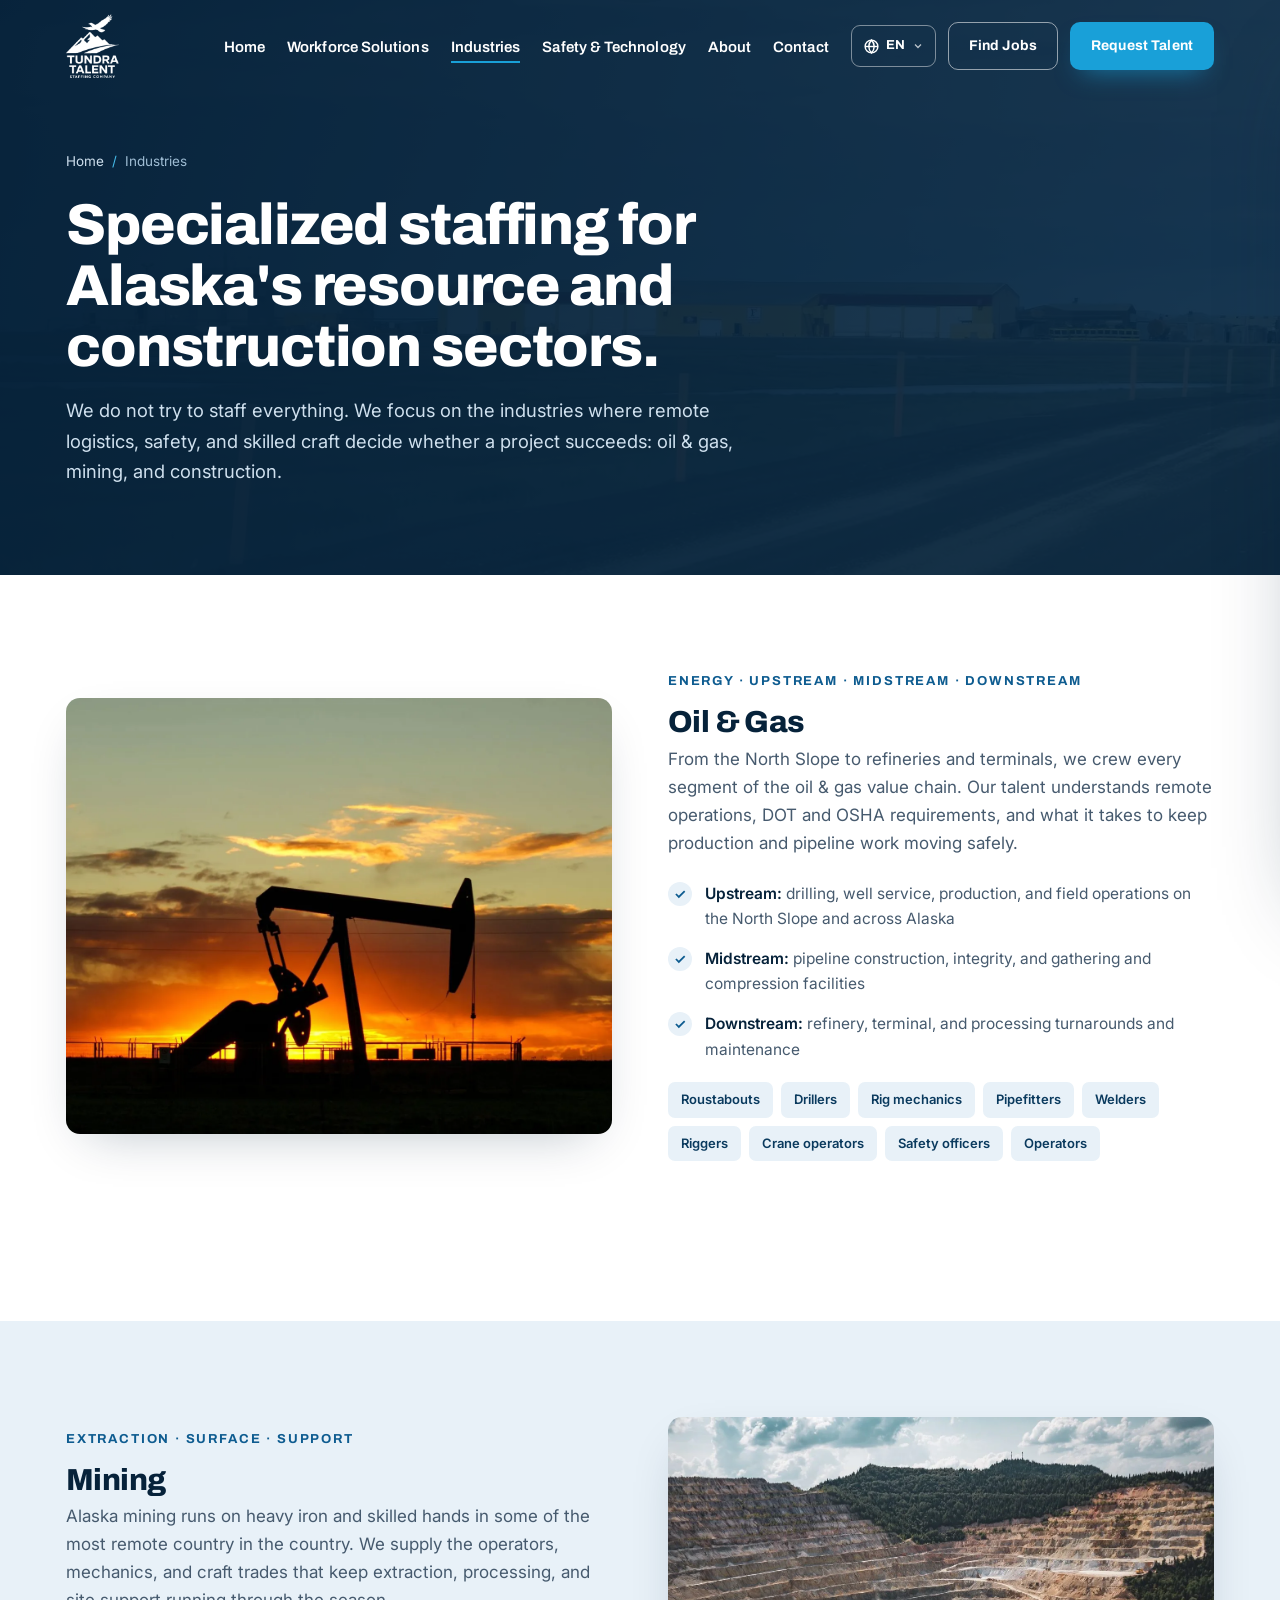
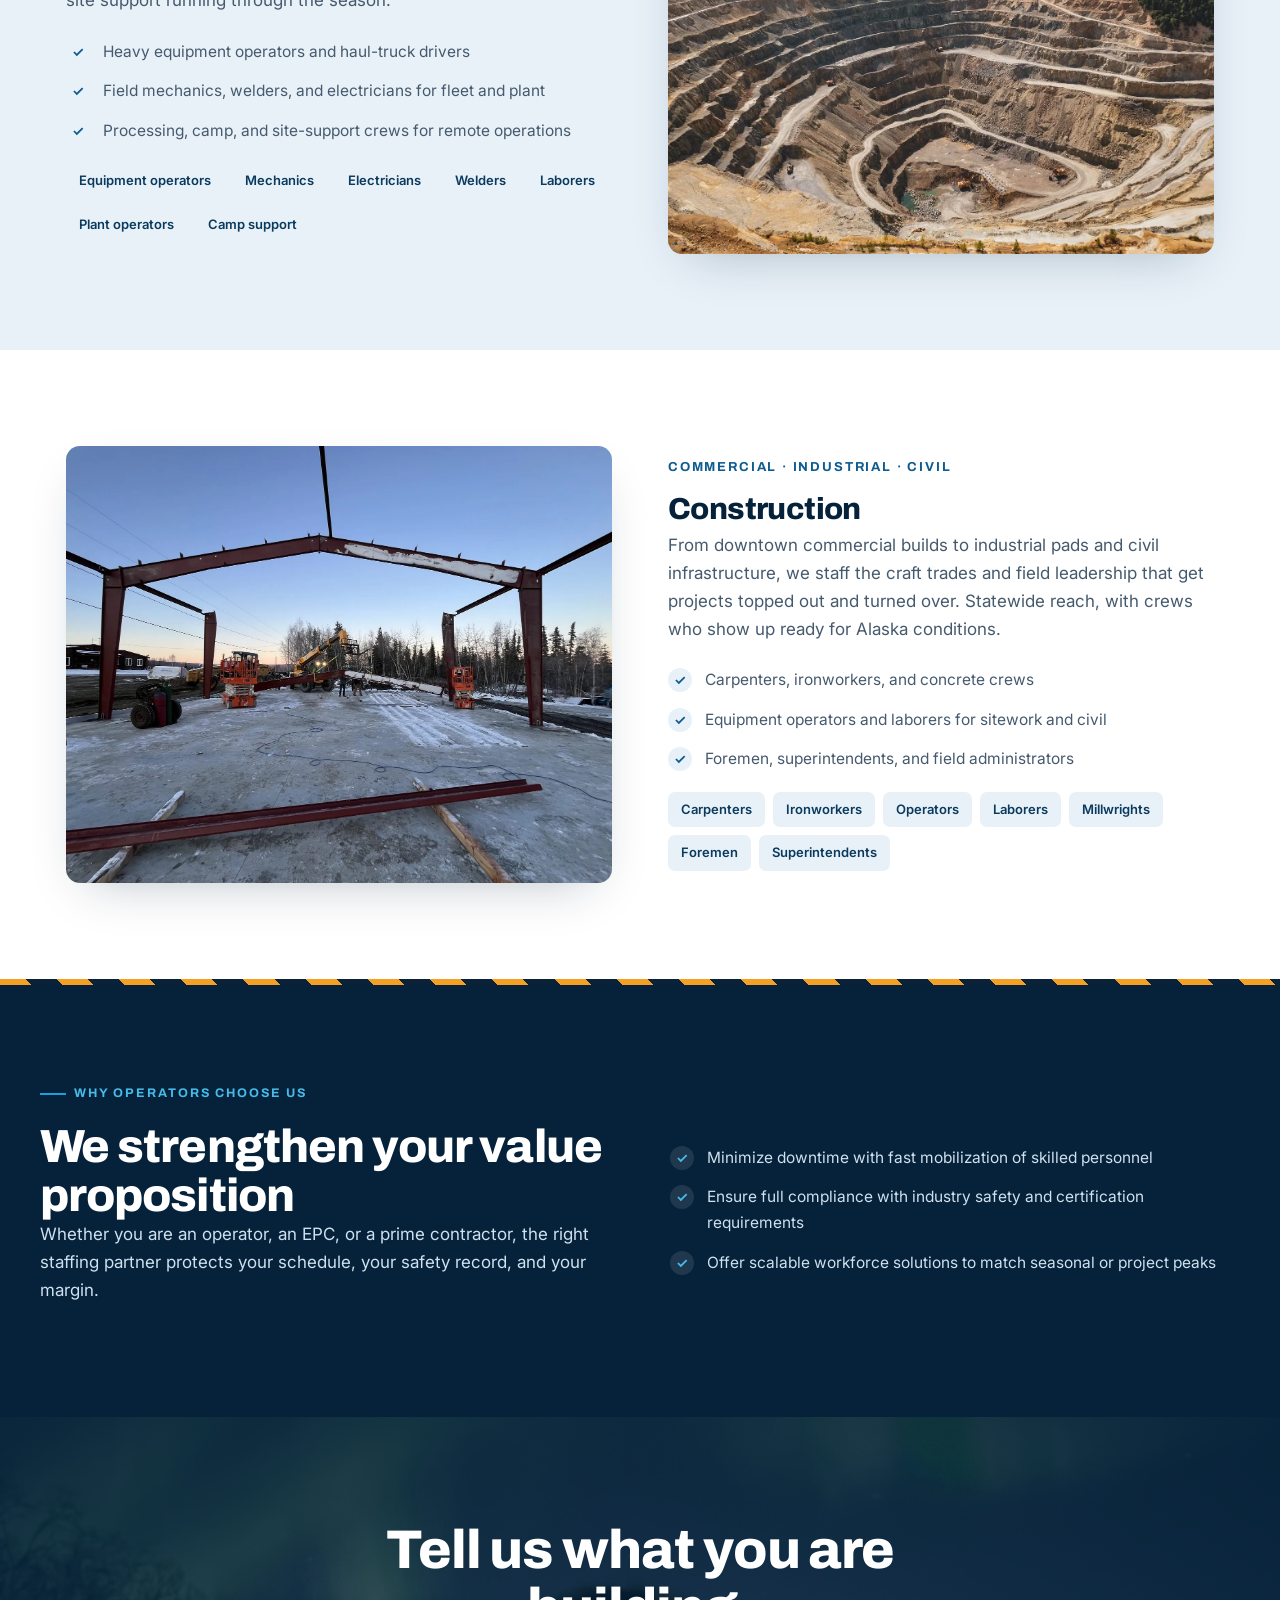
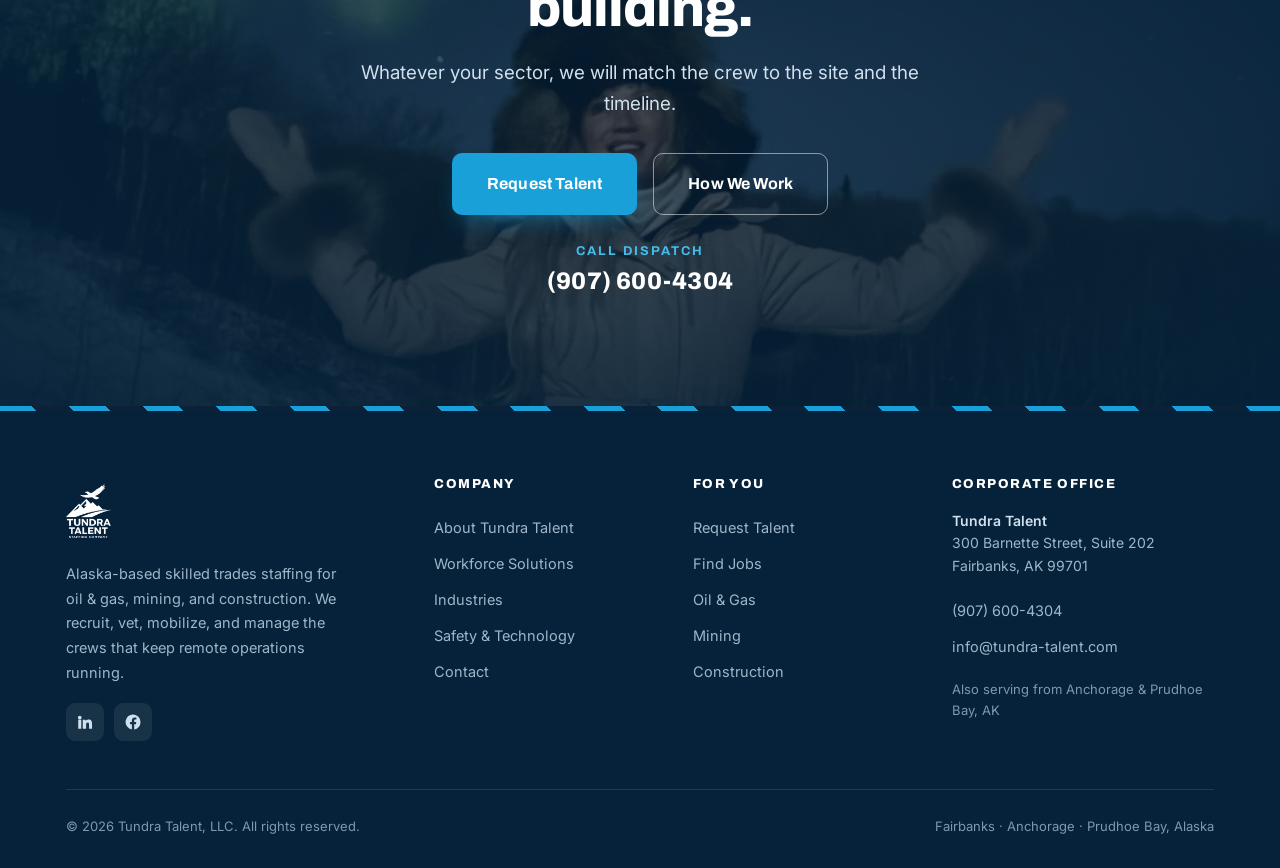
<file: industries.html>
<!DOCTYPE html>
<html lang="en">
<head>
<meta charset="UTF-8">
<meta name="viewport" content="width=device-width, initial-scale=1">
<meta name="google-site-verification" content="E9Cz7-yxUsT10Vbf-GuMezhKDxYQlTw1Q5PcXRchWLU">
<title>Oil &amp; Gas, Mining &amp; Construction Staffing | Tundra Talent</title>
<meta name="description" content="Tundra Talent staffs upstream, midstream, and downstream oil &amp; gas, plus mining and construction across Alaska: roustabouts, drillers, operators, welders, and more.">
<link rel="canonical" href="https://www.tundra-talent.com/industries.html">
<meta property="og:title" content="Industries We Staff | Tundra Talent">
<meta property="og:description" content="Oil &amp; gas (upstream, midstream, downstream), mining, and construction staffing across Alaska, sourced from a nationwide network.">
<meta property="og:url" content="https://www.tundra-talent.com/industries.html">
<meta property="og:image" content="https://www.tundra-talent.com/assets/img/og-image.jpg">
<meta name="theme-color" content="#06223A">
<meta name="robots" content="index, follow">
<meta name="twitter:card" content="summary_large_image">
<meta name="twitter:title" content="Industries We Staff | Tundra Talent">
<meta name="twitter:description" content="Oil &amp; gas (upstream, midstream, downstream), mining, and construction staffing across Alaska, sourced from a nationwide network.">
<meta name="twitter:image" content="https://www.tundra-talent.com/assets/img/og-image.jpg">
<meta property="og:image:width" content="1200"><meta property="og:image:height" content="630">
<link rel="icon" href="assets/img/favicon.ico" sizes="any">
<link rel="icon" type="image/png" sizes="32x32" href="assets/img/favicon-32.png">
<link rel="icon" type="image/png" href="assets/img/favicon.png">
<link rel="apple-touch-icon" href="assets/img/apple-touch-icon.png">
<link rel="preconnect" href="https://fonts.googleapis.com"><link rel="preconnect" href="https://fonts.gstatic.com" crossorigin>
<link href="https://fonts.googleapis.com/css2?family=Archivo:wght@600;700;800&family=Inter:wght@400;500;600;700&display=swap" rel="stylesheet">
<link rel="stylesheet" href="assets/styles.css?v=11">

<script type="application/ld+json">
{"@context": "https://schema.org", "@type": "BreadcrumbList", "itemListElement": [{"@type": "ListItem", "position": 1, "name": "Home", "item": "https://www.tundra-talent.com/"}, {"@type": "ListItem", "position": 2, "name": "Industries", "item": "https://www.tundra-talent.com/industries.html"}]}
</script>
</head>
<body>
<a class="skip" href="#main">Skip to content</a>

<header class="site">
  <nav class="nav">
    <a class="brand" href="index.html" aria-label="Tundra Talent home">
      <img class="logo-light" width="166" height="200" src="assets/img/tundra-logo-white.png" alt="Tundra Talent">
      <img class="logo-dark" width="166" height="200" src="assets/img/tundra-logo.png" alt="Tundra Talent">
    </a>
    <ul class="nav-links">
      <li><a href="index.html">Home</a></li>
      <li><a href="services.html">Workforce Solutions</a></li>
      <li><a href="industries.html">Industries</a></li>
      <li><a href="safety.html">Safety &amp; Technology</a></li>
      <li><a href="about.html">About</a></li>
      <li><a href="contact.html">Contact</a></li>
    </ul>
    <div class="nav-cta">
      <div class="lang notranslate" translate="no">
        <svg class="globe" aria-hidden="true" viewBox="0 0 24 24" fill="none" stroke="currentColor" stroke-width="2"><circle cx="12" cy="12" r="9"/><path d="M3 12h18"/><path d="M12 3c2.5 2.5 3.8 5.7 3.8 9s-1.3 6.5-3.8 9c-2.5-2.5-3.8-5.7-3.8-9S9.5 5.5 12 3Z"/></svg>
        <span class="lang-code" aria-hidden="true">EN</span>
        <svg class="chev" aria-hidden="true" viewBox="0 0 24 24" fill="none" stroke="currentColor" stroke-width="2.6"><path d="m6 9 6 6 6-6"/></svg>
        <select class="lang-select" aria-label="Choose your language"></select>
      </div>
      <a class="btn btn-outline" href="https://jobs.tundra-talent.com" target="_blank" rel="noopener">Find Jobs</a>
      <a class="btn btn-primary" href="contact.html#request">Request Talent</a>
    </div>
    <button class="burger" aria-label="Open menu"><span></span><span></span><span></span></button>
  </nav>
</header>
<div class="scrim"></div>
<aside class="mobile-nav" aria-label="Mobile menu">
  <button class="close-x" aria-label="Close menu">&times;</button>
  <a href="index.html">Home</a><a href="services.html">Workforce Solutions</a><a href="industries.html">Industries</a>
  <a href="safety.html">Safety &amp; Technology</a><a href="about.html">About</a><a href="contact.html">Contact</a>
  <a class="btn btn-outline" href="https://jobs.tundra-talent.com" target="_blank" rel="noopener">Find Jobs</a>
  <a class="btn btn-primary" href="contact.html#request">Request Talent</a>
  <div class="lang-mobile notranslate" translate="no">
    <label>Language / Idioma</label>
    <select class="lang-select" aria-label="Choose your language"></select>
  </div>
  <div class="m-contact">Call dispatch: <a href="tel:+19076004304" style="color:inherit">(907) 600-4304</a></div>
</aside>

<section id="main" class="phero">
  <div class="bg" style="background-image:url('assets/img/frontier-shop.webp')"></div>
  <div class="wrap">
    <div class="crumbs"><a href="index.html">Home</a><span>/</span> Industries</div>
    <h1>Specialized staffing for Alaska's resource and construction sectors.</h1>
    <p>We do not try to staff everything. We focus on the industries where remote logistics, safety, and skilled craft decide whether a project succeeds: oil &amp; gas, mining, and construction.</p>
  </div>
</section>

<!-- OIL & GAS -->
<section class="sec bg-white" id="oil-gas" style="scroll-margin-top:90px">
  <div class="wrap">
    <div class="ind" style="border-bottom:0;padding-top:0">
      <div class="media reveal"><img width="1600" height="1046" loading="lazy" decoding="async" src="assets/img/oilgas-energy.webp" alt="Oil and gas production well silhouetted at sunset"></div>
      <div class="reveal d1">
        <span class="seg">Energy · Upstream · Midstream · Downstream</span>
        <h2>Oil &amp; Gas</h2>
        <p>From the North Slope to refineries and terminals, we crew every segment of the oil &amp; gas value chain. Our talent understands remote operations, DOT and OSHA requirements, and what it takes to keep production and pipeline work moving safely.</p>
        <ul class="checks">
          <li><span class="ck"><svg aria-hidden="true" viewBox="0 0 24 24" fill="none" stroke="currentColor" stroke-width="3"><path d="m5 12 5 5L20 7"/></svg></span><span><b>Upstream:</b> drilling, well service, production, and field operations on the North Slope and across Alaska</span></li>
          <li><span class="ck"><svg aria-hidden="true" viewBox="0 0 24 24" fill="none" stroke="currentColor" stroke-width="3"><path d="m5 12 5 5L20 7"/></svg></span><span><b>Midstream:</b> pipeline construction, integrity, and gathering and compression facilities</span></li>
          <li><span class="ck"><svg aria-hidden="true" viewBox="0 0 24 24" fill="none" stroke="currentColor" stroke-width="3"><path d="m5 12 5 5L20 7"/></svg></span><span><b>Downstream:</b> refinery, terminal, and processing turnarounds and maintenance</span></li>
        </ul>
        <div class="rolechips">
          <span>Roustabouts</span><span>Drillers</span><span>Rig mechanics</span><span>Pipefitters</span><span>Welders</span><span>Riggers</span><span>Crane operators</span><span>Safety officers</span><span>Operators</span>
        </div>
      </div>
    </div>
  </div>
</section>

<!-- MINING -->
<section class="sec bg-ice" id="mining" style="scroll-margin-top:90px">
  <div class="wrap">
    <div class="ind flip" style="border-bottom:0;padding:0">
      <div class="media reveal"><img width="1600" height="1067" loading="lazy" decoding="async" src="assets/img/mining-ops.webp" alt="Open-pit mine showing large-scale extraction operations"></div>
      <div class="reveal d1">
        <span class="seg">Extraction · Surface · Support</span>
        <h2>Mining</h2>
        <p>Alaska mining runs on heavy iron and skilled hands in some of the most remote country in the country. We supply the operators, mechanics, and craft trades that keep extraction, processing, and site support running through the season.</p>
        <ul class="checks">
          <li><span class="ck"><svg aria-hidden="true" viewBox="0 0 24 24" fill="none" stroke="currentColor" stroke-width="3"><path d="m5 12 5 5L20 7"/></svg></span><span>Heavy equipment operators and haul-truck drivers</span></li>
          <li><span class="ck"><svg aria-hidden="true" viewBox="0 0 24 24" fill="none" stroke="currentColor" stroke-width="3"><path d="m5 12 5 5L20 7"/></svg></span><span>Field mechanics, welders, and electricians for fleet and plant</span></li>
          <li><span class="ck"><svg aria-hidden="true" viewBox="0 0 24 24" fill="none" stroke="currentColor" stroke-width="3"><path d="m5 12 5 5L20 7"/></svg></span><span>Processing, camp, and site-support crews for remote operations</span></li>
        </ul>
        <div class="rolechips">
          <span>Equipment operators</span><span>Mechanics</span><span>Electricians</span><span>Welders</span><span>Laborers</span><span>Plant operators</span><span>Camp support</span>
        </div>
      </div>
    </div>
  </div>
</section>

<!-- CONSTRUCTION -->
<section class="sec bg-white" id="construction" style="scroll-margin-top:90px">
  <div class="wrap">
    <div class="ind" style="border-bottom:0;padding:0">
      <div class="media reveal"><img width="1700" height="1275" loading="lazy" decoding="async" src="assets/img/construction-steel.webp" alt="Steel-frame building under construction on an Alaska jobsite"></div>
      <div class="reveal d1">
        <span class="seg">Commercial · Industrial · Civil</span>
        <h2>Construction</h2>
        <p>From downtown commercial builds to industrial pads and civil infrastructure, we staff the craft trades and field leadership that get projects topped out and turned over. Statewide reach, with crews who show up ready for Alaska conditions.</p>
        <ul class="checks">
          <li><span class="ck"><svg aria-hidden="true" viewBox="0 0 24 24" fill="none" stroke="currentColor" stroke-width="3"><path d="m5 12 5 5L20 7"/></svg></span><span>Carpenters, ironworkers, and concrete crews</span></li>
          <li><span class="ck"><svg aria-hidden="true" viewBox="0 0 24 24" fill="none" stroke="currentColor" stroke-width="3"><path d="m5 12 5 5L20 7"/></svg></span><span>Equipment operators and laborers for sitework and civil</span></li>
          <li><span class="ck"><svg aria-hidden="true" viewBox="0 0 24 24" fill="none" stroke="currentColor" stroke-width="3"><path d="m5 12 5 5L20 7"/></svg></span><span>Foremen, superintendents, and field administrators</span></li>
        </ul>
        <div class="rolechips">
          <span>Carpenters</span><span>Ironworkers</span><span>Operators</span><span>Laborers</span><span>Millwrights</span><span>Foremen</span><span>Superintendents</span>
        </div>
      </div>
    </div>
  </div>
</section>

<!-- VALUE PROP BAND -->
<section class="band">
  <div class="hazard"></div>
  <div class="wrap sec band-grid">
    <div class="reveal">
      <p class="eyebrow on-dark">Why operators choose us</p>
      <h2>We strengthen your value proposition</h2>
      <p>Whether you are an operator, an EPC, or a prime contractor, the right staffing partner protects your schedule, your safety record, and your margin.</p>
    </div>
    <div class="reveal d1">
      <ul class="checks">
        <li><span class="ck" style="background:rgba(255,255,255,.1);color:#46BCEA"><svg aria-hidden="true" viewBox="0 0 24 24" fill="none" stroke="currentColor" stroke-width="3"><path d="m5 12 5 5L20 7"/></svg></span><span style="color:#cfe0ee">Minimize downtime with fast mobilization of skilled personnel</span></li>
        <li><span class="ck" style="background:rgba(255,255,255,.1);color:#46BCEA"><svg aria-hidden="true" viewBox="0 0 24 24" fill="none" stroke="currentColor" stroke-width="3"><path d="m5 12 5 5L20 7"/></svg></span><span style="color:#cfe0ee">Ensure full compliance with industry safety and certification requirements</span></li>
        <li><span class="ck" style="background:rgba(255,255,255,.1);color:#46BCEA"><svg aria-hidden="true" viewBox="0 0 24 24" fill="none" stroke="currentColor" stroke-width="3"><path d="m5 12 5 5L20 7"/></svg></span><span style="color:#cfe0ee">Offer scalable workforce solutions to match seasonal or project peaks</span></li>
      </ul>
    </div>
  </div>
</section>

<section class="cta-band">
  <div class="bg" style="background-image:url('assets/img/seth-aurora.webp')"></div>
  <div class="wrap">
    <h2 class="reveal">Tell us what you are building.</h2>
    <p class="reveal d1">Whatever your sector, we will match the crew to the site and the timeline.</p>
    <div class="row reveal d2">
      <a class="btn btn-primary btn-lg" href="contact.html#request">Request Talent</a>
      <a class="btn btn-ghost btn-lg" href="services.html">How We Work</a>
    </div>
    <a class="cta-phone reveal d3" href="tel:+19076004304"><span>Call dispatch</span>(907) 600-4304</a>
  </div>
</section>

<footer class="site">
  <div class="hazard"></div>
  <div class="wrap">
    <div class="foot-grid">
      <div class="foot-col">
        <a class="brand" href="index.html"><img width="166" height="200" src="assets/img/tundra-logo-white.png" alt="Tundra Talent"></a>
        <p class="blurb">Alaska-based skilled trades staffing for oil &amp; gas, mining, and construction. We recruit, vet, mobilize, and manage the crews that keep remote operations running.</p>
        <div class="social" style="margin-top:18px">
          <a href="https://www.linkedin.com/company/tundra-talent" target="_blank" rel="noopener" aria-label="LinkedIn"><svg aria-hidden="true" viewBox="0 0 24 24" fill="currentColor"><path d="M4.98 3.5A2.5 2.5 0 1 0 5 8.5a2.5 2.5 0 0 0 0-5ZM3 9h4v12H3V9Zm6 0h3.8v1.7h.05c.53-1 1.83-2.05 3.77-2.05 4.03 0 4.78 2.65 4.78 6.1V21h-4v-5.5c0-1.3-.02-3-1.83-3-1.83 0-2.11 1.43-2.11 2.9V21H9V9Z"/></svg></a>
          <a href="https://www.facebook.com/tundratalent" target="_blank" rel="noopener" aria-label="Facebook"><svg aria-hidden="true" viewBox="0 0 24 24" fill="currentColor"><path d="M22 12a10 10 0 1 0-11.5 9.9v-7H8v-2.9h2.5V9.8c0-2.5 1.5-3.9 3.8-3.9 1.1 0 2.2.2 2.2.2v2.5h-1.3c-1.2 0-1.6.8-1.6 1.6v1.9h2.8L15.9 15h-2.3v7A10 10 0 0 0 22 12Z"/></svg></a>
        </div>
      </div>
      <div class="foot-col"><h4>Company</h4>
        <a href="about.html">About Tundra Talent</a><a href="services.html">Workforce Solutions</a><a href="industries.html">Industries</a><a href="safety.html">Safety &amp; Technology</a><a href="contact.html">Contact</a></div>
      <div class="foot-col"><h4>For You</h4>
        <a href="contact.html#request">Request Talent</a><a href="https://jobs.tundra-talent.com" target="_blank" rel="noopener">Find Jobs</a><a href="industries.html#oil-gas">Oil &amp; Gas</a><a href="industries.html#mining">Mining</a><a href="industries.html#construction">Construction</a></div>
      <div class="foot-col"><h4>Corporate Office</h4>
        <address><b>Tundra Talent</b><br>300 Barnette Street, Suite 202<br>Fairbanks, AK 99701</address>
        <a href="tel:+19076004304">(907) 600-4304</a><a href="mailto:info@tundra-talent.com">info@tundra-talent.com</a>
        <p style="font-size:13px;margin-top:14px;color:#7e98ad">Also serving from Anchorage &amp; Prudhoe Bay, AK</p></div>
    </div>
    <div class="foot-bottom">
      <span>&copy; <span data-year>2026</span> Tundra Talent, LLC. All rights reserved.</span>
      <span>Fairbanks · Anchorage · Prudhoe Bay, Alaska</span>
    </div>
  </div>
</footer>
<script src="assets/app.js?v=7"></script>
</body>
</html>
</file>
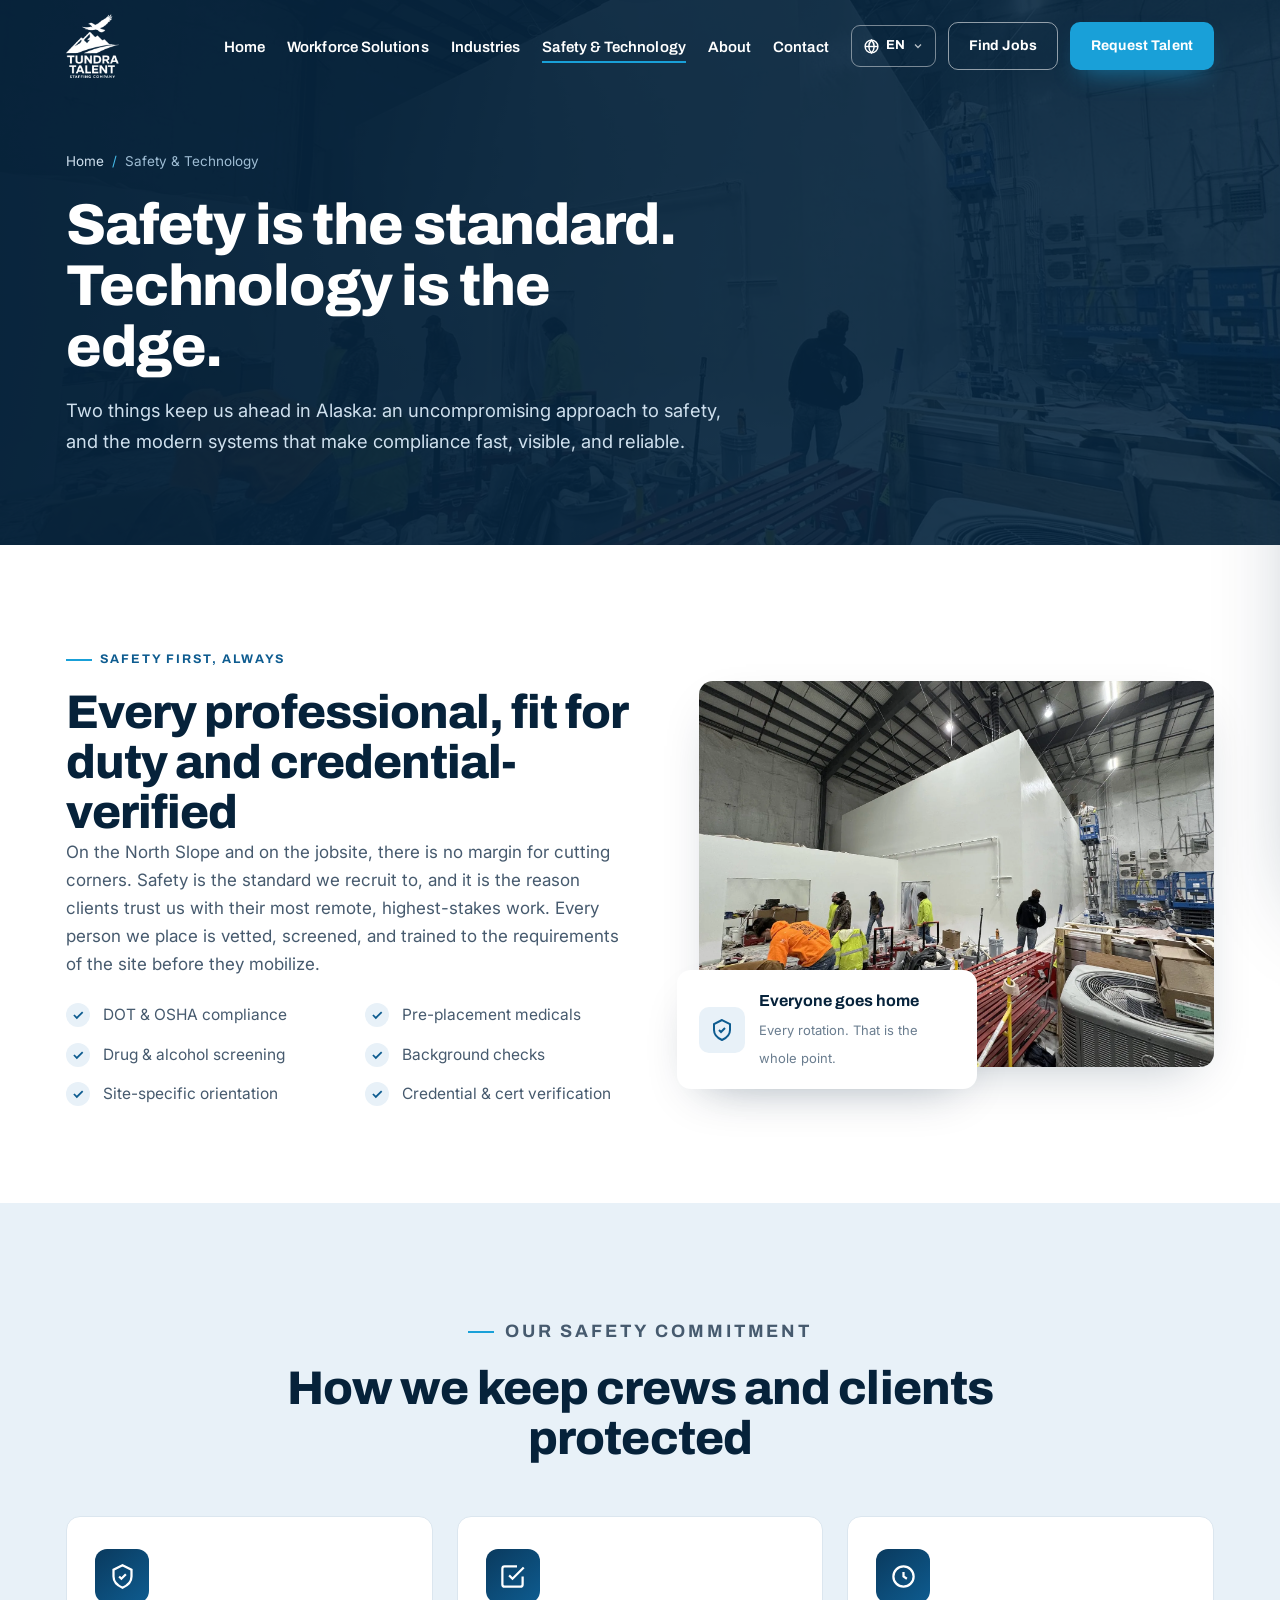
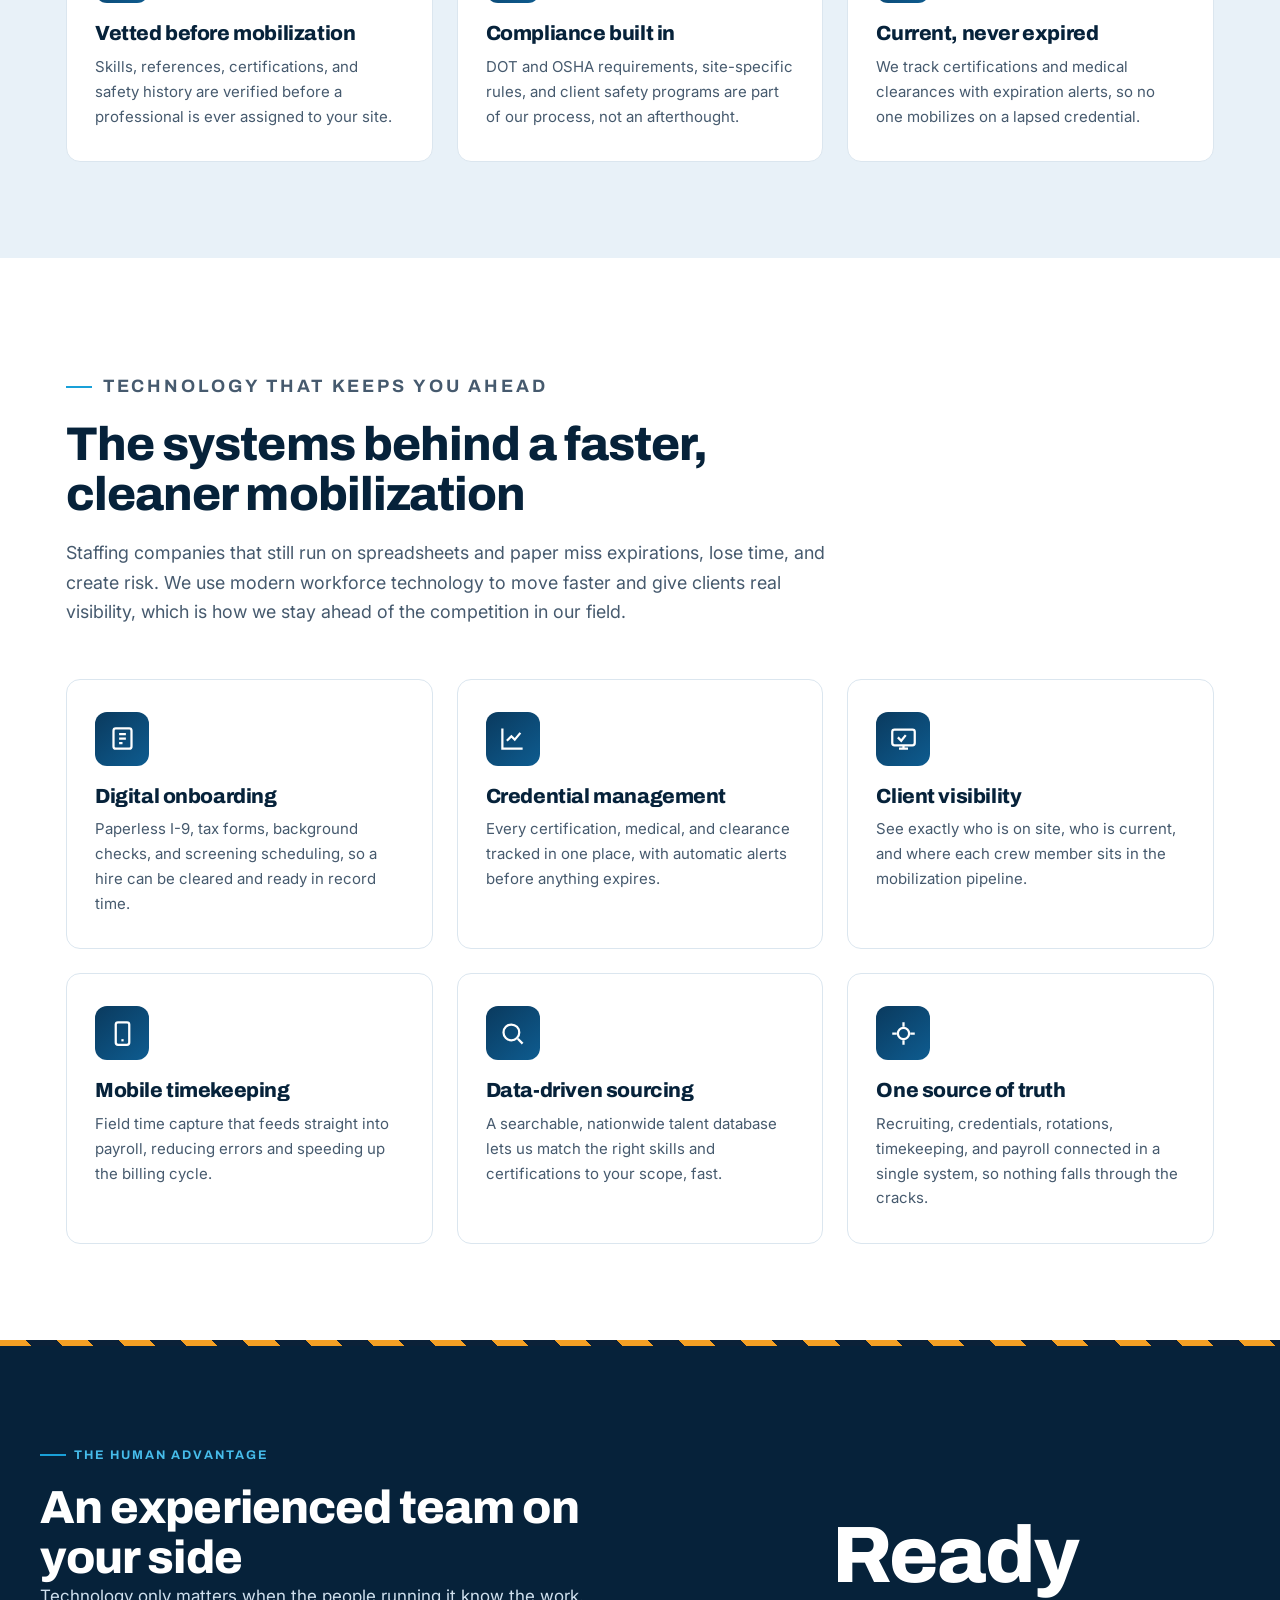
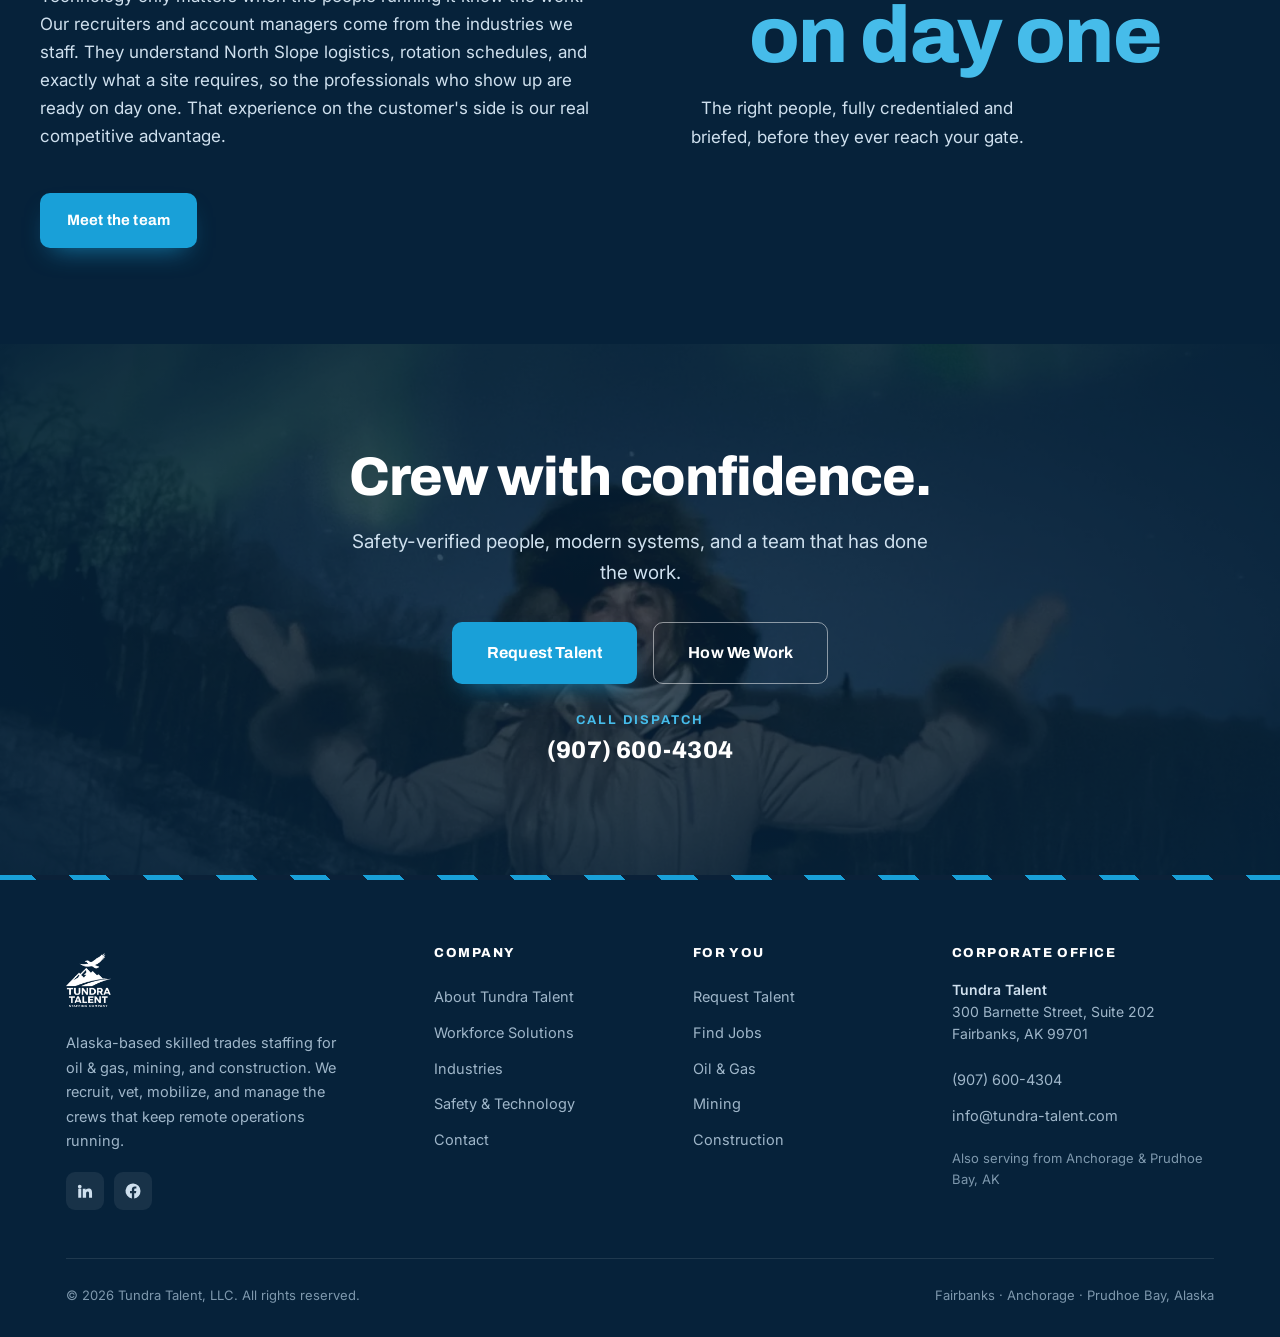
<file: safety.html>
<!DOCTYPE html>
<html lang="en">
<head>
<meta charset="UTF-8">
<meta name="viewport" content="width=device-width, initial-scale=1">
<meta name="google-site-verification" content="E9Cz7-yxUsT10Vbf-GuMezhKDxYQlTw1Q5PcXRchWLU">
<title>Safety &amp; Workforce Technology in Alaska | Tundra Talent</title>
<meta name="description" content="Safety is the standard we hire to: DOT and OSHA compliance, credential verification, medicals, and the workforce technology that keeps Alaska clients ahead.">
<link rel="canonical" href="https://www.tundra-talent.com/safety.html">
<meta property="og:title" content="Safety &amp; Technology | Tundra Talent">
<meta property="og:description" content="A safety-first workforce and modern technology that keeps clients ahead.">
<meta property="og:url" content="https://www.tundra-talent.com/safety.html">
<meta property="og:image" content="https://www.tundra-talent.com/assets/img/og-image.jpg">
<meta name="theme-color" content="#06223A">
<meta name="robots" content="index, follow">
<meta name="twitter:card" content="summary_large_image">
<meta name="twitter:title" content="Safety &amp; Technology | Tundra Talent">
<meta name="twitter:description" content="A safety-first workforce and modern technology that keeps clients ahead.">
<meta name="twitter:image" content="https://www.tundra-talent.com/assets/img/og-image.jpg">
<meta property="og:image:width" content="1200"><meta property="og:image:height" content="630">
<link rel="icon" href="assets/img/favicon.ico" sizes="any">
<link rel="icon" type="image/png" sizes="32x32" href="assets/img/favicon-32.png">
<link rel="icon" type="image/png" href="assets/img/favicon.png">
<link rel="apple-touch-icon" href="assets/img/apple-touch-icon.png">
<link rel="preconnect" href="https://fonts.googleapis.com"><link rel="preconnect" href="https://fonts.gstatic.com" crossorigin>
<link href="https://fonts.googleapis.com/css2?family=Archivo:wght@600;700;800&family=Inter:wght@400;500;600;700&display=swap" rel="stylesheet">
<link rel="stylesheet" href="assets/styles.css?v=11">

<script type="application/ld+json">
{"@context": "https://schema.org", "@type": "BreadcrumbList", "itemListElement": [{"@type": "ListItem", "position": 1, "name": "Home", "item": "https://www.tundra-talent.com/"}, {"@type": "ListItem", "position": 2, "name": "Safety & Technology", "item": "https://www.tundra-talent.com/safety.html"}]}
</script>
</head>
<body>
<a class="skip" href="#main">Skip to content</a>

<header class="site">
  <nav class="nav">
    <a class="brand" href="index.html" aria-label="Tundra Talent home">
      <img class="logo-light" width="166" height="200" src="assets/img/tundra-logo-white.png" alt="Tundra Talent">
      <img class="logo-dark" width="166" height="200" src="assets/img/tundra-logo.png" alt="Tundra Talent">
    </a>
    <ul class="nav-links">
      <li><a href="index.html">Home</a></li>
      <li><a href="services.html">Workforce Solutions</a></li>
      <li><a href="industries.html">Industries</a></li>
      <li><a href="safety.html">Safety &amp; Technology</a></li>
      <li><a href="about.html">About</a></li>
      <li><a href="contact.html">Contact</a></li>
    </ul>
    <div class="nav-cta">
      <div class="lang notranslate" translate="no">
        <svg class="globe" aria-hidden="true" viewBox="0 0 24 24" fill="none" stroke="currentColor" stroke-width="2"><circle cx="12" cy="12" r="9"/><path d="M3 12h18"/><path d="M12 3c2.5 2.5 3.8 5.7 3.8 9s-1.3 6.5-3.8 9c-2.5-2.5-3.8-5.7-3.8-9S9.5 5.5 12 3Z"/></svg>
        <span class="lang-code" aria-hidden="true">EN</span>
        <svg class="chev" aria-hidden="true" viewBox="0 0 24 24" fill="none" stroke="currentColor" stroke-width="2.6"><path d="m6 9 6 6 6-6"/></svg>
        <select class="lang-select" aria-label="Choose your language"></select>
      </div>
      <a class="btn btn-outline" href="https://jobs.tundra-talent.com" target="_blank" rel="noopener">Find Jobs</a>
      <a class="btn btn-primary" href="contact.html#request">Request Talent</a>
    </div>
    <button class="burger" aria-label="Open menu"><span></span><span></span><span></span></button>
  </nav>
</header>
<div class="scrim"></div>
<aside class="mobile-nav" aria-label="Mobile menu">
  <button class="close-x" aria-label="Close menu">&times;</button>
  <a href="index.html">Home</a><a href="services.html">Workforce Solutions</a><a href="industries.html">Industries</a>
  <a href="safety.html">Safety &amp; Technology</a><a href="about.html">About</a><a href="contact.html">Contact</a>
  <a class="btn btn-outline" href="https://jobs.tundra-talent.com" target="_blank" rel="noopener">Find Jobs</a>
  <a class="btn btn-primary" href="contact.html#request">Request Talent</a>
  <div class="lang-mobile notranslate" translate="no">
    <label>Language / Idioma</label>
    <select class="lang-select" aria-label="Choose your language"></select>
  </div>
  <div class="m-contact">Call dispatch: <a href="tel:+19076004304" style="color:inherit">(907) 600-4304</a></div>
</aside>

<section id="main" class="phero">
  <div class="bg" style="background-image:url('assets/img/crew-work.webp')"></div>
  <div class="wrap">
    <div class="crumbs"><a href="index.html">Home</a><span>/</span> Safety &amp; Technology</div>
    <h1>Safety is the standard. Technology is the edge.</h1>
    <p>Two things keep us ahead in Alaska: an uncompromising approach to safety, and the modern systems that make compliance fast, visible, and reliable.</p>
  </div>
</section>

<!-- SAFETY INTRO -->
<section class="sec bg-white">
  <div class="wrap lede">
    <div class="reveal">
      <p class="eyebrow">Safety first, always</p>
      <h2>Every professional, fit for duty and credential-verified</h2>
      <p>On the North Slope and on the jobsite, there is no margin for cutting corners. Safety is the standard we recruit to, and it is the reason clients trust us with their most remote, highest-stakes work. Every person we place is vetted, screened, and trained to the requirements of the site before they mobilize.</p>
      <ul class="checks two">
        <li><span class="ck"><svg aria-hidden="true" viewBox="0 0 24 24" fill="none" stroke="currentColor" stroke-width="3"><path d="m5 12 5 5L20 7"/></svg></span><span>DOT &amp; OSHA compliance</span></li>
        <li><span class="ck"><svg aria-hidden="true" viewBox="0 0 24 24" fill="none" stroke="currentColor" stroke-width="3"><path d="m5 12 5 5L20 7"/></svg></span><span>Pre-placement medicals</span></li>
        <li><span class="ck"><svg aria-hidden="true" viewBox="0 0 24 24" fill="none" stroke="currentColor" stroke-width="3"><path d="m5 12 5 5L20 7"/></svg></span><span>Drug &amp; alcohol screening</span></li>
        <li><span class="ck"><svg aria-hidden="true" viewBox="0 0 24 24" fill="none" stroke="currentColor" stroke-width="3"><path d="m5 12 5 5L20 7"/></svg></span><span>Background checks</span></li>
        <li><span class="ck"><svg aria-hidden="true" viewBox="0 0 24 24" fill="none" stroke="currentColor" stroke-width="3"><path d="m5 12 5 5L20 7"/></svg></span><span>Site-specific orientation</span></li>
        <li><span class="ck"><svg aria-hidden="true" viewBox="0 0 24 24" fill="none" stroke="currentColor" stroke-width="3"><path d="m5 12 5 5L20 7"/></svg></span><span>Credential &amp; cert verification</span></li>
      </ul>
    </div>
    <div class="media reveal d1">
      <img width="1700" height="1275" loading="lazy" decoding="async" src="assets/img/crew-work.webp" alt="Tundra Talent crew at work in full PPE on an Alaska project">
      <div class="badge">
        <div class="ico"><svg aria-hidden="true" viewBox="0 0 24 24" fill="none" stroke="currentColor" stroke-width="2"><path d="M12 2 4 6v6c0 5 3.5 8 8 10 4.5-2 8-5 8-10V6l-8-4Z"/><path d="m9 12 2 2 4-4"/></svg></div>
        <div><b>Everyone goes home</b><span>Every rotation. That is the whole point.</span></div>
      </div>
    </div>
  </div>
</section>

<!-- SAFETY PILLARS -->
<section class="sec bg-ice">
  <div class="wrap">
    <div class="sec-head center reveal">
      <p class="eyebrow center">Our safety commitment</p>
      <h2>How we keep crews and clients protected</h2>
    </div>
    <div class="cards cols-3">
      <div class="card reveal">
        <div class="ico"><svg aria-hidden="true" viewBox="0 0 24 24" fill="none" stroke="currentColor" stroke-width="2"><path d="M12 2 4 6v6c0 5 3.5 8 8 10 4.5-2 8-5 8-10V6l-8-4Z"/><path d="m9 12 2 2 4-4"/></svg></div>
        <h3>Vetted before mobilization</h3>
        <p>Skills, references, certifications, and safety history are verified before a professional is ever assigned to your site.</p>
      </div>
      <div class="card reveal d1">
        <div class="ico"><svg aria-hidden="true" viewBox="0 0 24 24" fill="none" stroke="currentColor" stroke-width="2"><path d="M9 11l3 3L22 4"/><path d="M21 12v7a2 2 0 0 1-2 2H5a2 2 0 0 1-2-2V5a2 2 0 0 1 2-2h11"/></svg></div>
        <h3>Compliance built in</h3>
        <p>DOT and OSHA requirements, site-specific rules, and client safety programs are part of our process, not an afterthought.</p>
      </div>
      <div class="card reveal d2">
        <div class="ico"><svg aria-hidden="true" viewBox="0 0 24 24" fill="none" stroke="currentColor" stroke-width="2"><circle cx="12" cy="12" r="9"/><path d="M12 8v4l3 2"/></svg></div>
        <h3>Current, never expired</h3>
        <p>We track certifications and medical clearances with expiration alerts, so no one mobilizes on a lapsed credential.</p>
      </div>
    </div>
  </div>
</section>

<!-- TECHNOLOGY -->
<section class="sec bg-white">
  <div class="wrap">
    <div class="sec-head reveal">
      <p class="eyebrow">Technology that keeps you ahead</p>
      <h2>The systems behind a faster, cleaner mobilization</h2>
      <p>Staffing companies that still run on spreadsheets and paper miss expirations, lose time, and create risk. We use modern workforce technology to move faster and give clients real visibility, which is how we stay ahead of the competition in our field.</p>
    </div>
    <div class="cards cols-3">
      <div class="card reveal">
        <div class="ico"><svg aria-hidden="true" viewBox="0 0 24 24" fill="none" stroke="currentColor" stroke-width="2"><rect x="4" y="3" width="16" height="18" rx="2"/><path d="M9 8h6M9 12h6M9 16h3"/><path d="m6 8 .01 0M6 12l.01 0"/></svg></div>
        <h3>Digital onboarding</h3>
        <p>Paperless I-9, tax forms, background checks, and screening scheduling, so a hire can be cleared and ready in record time.</p>
      </div>
      <div class="card reveal d1">
        <div class="ico"><svg aria-hidden="true" viewBox="0 0 24 24" fill="none" stroke="currentColor" stroke-width="2"><path d="M3 3v18h18"/><path d="m7 14 4-4 3 3 5-6"/></svg></div>
        <h3>Credential management</h3>
        <p>Every certification, medical, and clearance tracked in one place, with automatic alerts before anything expires.</p>
      </div>
      <div class="card reveal d2">
        <div class="ico"><svg aria-hidden="true" viewBox="0 0 24 24" fill="none" stroke="currentColor" stroke-width="2"><rect x="2" y="4" width="20" height="14" rx="2"/><path d="M8 21h8M12 18v3"/><path d="m7 11 3 3 4-5"/></svg></div>
        <h3>Client visibility</h3>
        <p>See exactly who is on site, who is current, and where each crew member sits in the mobilization pipeline.</p>
      </div>
      <div class="card reveal">
        <div class="ico"><svg aria-hidden="true" viewBox="0 0 24 24" fill="none" stroke="currentColor" stroke-width="2"><rect x="6" y="2" width="12" height="20" rx="2"/><path d="M11 18h2"/></svg></div>
        <h3>Mobile timekeeping</h3>
        <p>Field time capture that feeds straight into payroll, reducing errors and speeding up the billing cycle.</p>
      </div>
      <div class="card reveal d1">
        <div class="ico"><svg aria-hidden="true" viewBox="0 0 24 24" fill="none" stroke="currentColor" stroke-width="2"><circle cx="11" cy="11" r="7"/><path d="m21 21-4.3-4.3"/></svg></div>
        <h3>Data-driven sourcing</h3>
        <p>A searchable, nationwide talent database lets us match the right skills and certifications to your scope, fast.</p>
      </div>
      <div class="card reveal d2">
        <div class="ico"><svg aria-hidden="true" viewBox="0 0 24 24" fill="none" stroke="currentColor" stroke-width="2"><path d="M12 2v4M12 18v4M2 12h4M18 12h4"/><circle cx="12" cy="12" r="5"/></svg></div>
        <h3>One source of truth</h3>
        <p>Recruiting, credentials, rotations, timekeeping, and payroll connected in a single system, so nothing falls through the cracks.</p>
      </div>
    </div>
  </div>
</section>

<!-- EXPERIENCED TEAM BAND -->
<section class="band">
  <div class="hazard"></div>
  <div class="wrap sec band-grid">
    <div class="reveal">
      <p class="eyebrow on-dark">The human advantage</p>
      <h2>An experienced team on your side</h2>
      <p>Technology only matters when the people running it know the work. Our recruiters and account managers come from the industries we staff. They understand North Slope logistics, rotation schedules, and exactly what a site requires, so the professionals who show up are ready on day one. That experience on the customer's side is our real competitive advantage.</p>
      <a class="btn btn-primary" href="about.html" style="margin-top:26px">Meet the team</a>
    </div>
    <div class="reveal d1" style="text-align:center">
      <div class="big">Ready<br><span class="accent">on day one</span></div>
      <p style="margin-top:18px;max-width:34ch">The right people, fully credentialed and briefed, before they ever reach your gate.</p>
    </div>
  </div>
</section>

<section class="cta-band">
  <div class="bg" style="background-image:url('assets/img/seth-aurora.webp')"></div>
  <div class="wrap">
    <h2 class="reveal">Crew with confidence.</h2>
    <p class="reveal d1">Safety-verified people, modern systems, and a team that has done the work.</p>
    <div class="row reveal d2">
      <a class="btn btn-primary btn-lg" href="contact.html#request">Request Talent</a>
      <a class="btn btn-ghost btn-lg" href="services.html">How We Work</a>
    </div>
    <a class="cta-phone reveal d3" href="tel:+19076004304"><span>Call dispatch</span>(907) 600-4304</a>
  </div>
</section>

<footer class="site">
  <div class="hazard"></div>
  <div class="wrap">
    <div class="foot-grid">
      <div class="foot-col">
        <a class="brand" href="index.html"><img width="166" height="200" src="assets/img/tundra-logo-white.png" alt="Tundra Talent"></a>
        <p class="blurb">Alaska-based skilled trades staffing for oil &amp; gas, mining, and construction. We recruit, vet, mobilize, and manage the crews that keep remote operations running.</p>
        <div class="social" style="margin-top:18px">
          <a href="https://www.linkedin.com/company/tundra-talent" target="_blank" rel="noopener" aria-label="LinkedIn"><svg aria-hidden="true" viewBox="0 0 24 24" fill="currentColor"><path d="M4.98 3.5A2.5 2.5 0 1 0 5 8.5a2.5 2.5 0 0 0 0-5ZM3 9h4v12H3V9Zm6 0h3.8v1.7h.05c.53-1 1.83-2.05 3.77-2.05 4.03 0 4.78 2.65 4.78 6.1V21h-4v-5.5c0-1.3-.02-3-1.83-3-1.83 0-2.11 1.43-2.11 2.9V21H9V9Z"/></svg></a>
          <a href="https://www.facebook.com/tundratalent" target="_blank" rel="noopener" aria-label="Facebook"><svg aria-hidden="true" viewBox="0 0 24 24" fill="currentColor"><path d="M22 12a10 10 0 1 0-11.5 9.9v-7H8v-2.9h2.5V9.8c0-2.5 1.5-3.9 3.8-3.9 1.1 0 2.2.2 2.2.2v2.5h-1.3c-1.2 0-1.6.8-1.6 1.6v1.9h2.8L15.9 15h-2.3v7A10 10 0 0 0 22 12Z"/></svg></a>
        </div>
      </div>
      <div class="foot-col"><h4>Company</h4>
        <a href="about.html">About Tundra Talent</a><a href="services.html">Workforce Solutions</a><a href="industries.html">Industries</a><a href="safety.html">Safety &amp; Technology</a><a href="contact.html">Contact</a></div>
      <div class="foot-col"><h4>For You</h4>
        <a href="contact.html#request">Request Talent</a><a href="https://jobs.tundra-talent.com" target="_blank" rel="noopener">Find Jobs</a><a href="industries.html#oil-gas">Oil &amp; Gas</a><a href="industries.html#mining">Mining</a><a href="industries.html#construction">Construction</a></div>
      <div class="foot-col"><h4>Corporate Office</h4>
        <address><b>Tundra Talent</b><br>300 Barnette Street, Suite 202<br>Fairbanks, AK 99701</address>
        <a href="tel:+19076004304">(907) 600-4304</a><a href="mailto:info@tundra-talent.com">info@tundra-talent.com</a>
        <p style="font-size:13px;margin-top:14px;color:#7e98ad">Also serving from Anchorage &amp; Prudhoe Bay, AK</p></div>
    </div>
    <div class="foot-bottom">
      <span>&copy; <span data-year>2026</span> Tundra Talent, LLC. All rights reserved.</span>
      <span>Fairbanks · Anchorage · Prudhoe Bay, Alaska</span>
    </div>
  </div>
</footer>
<script src="assets/app.js?v=7"></script>
</body>
</html>
</file>
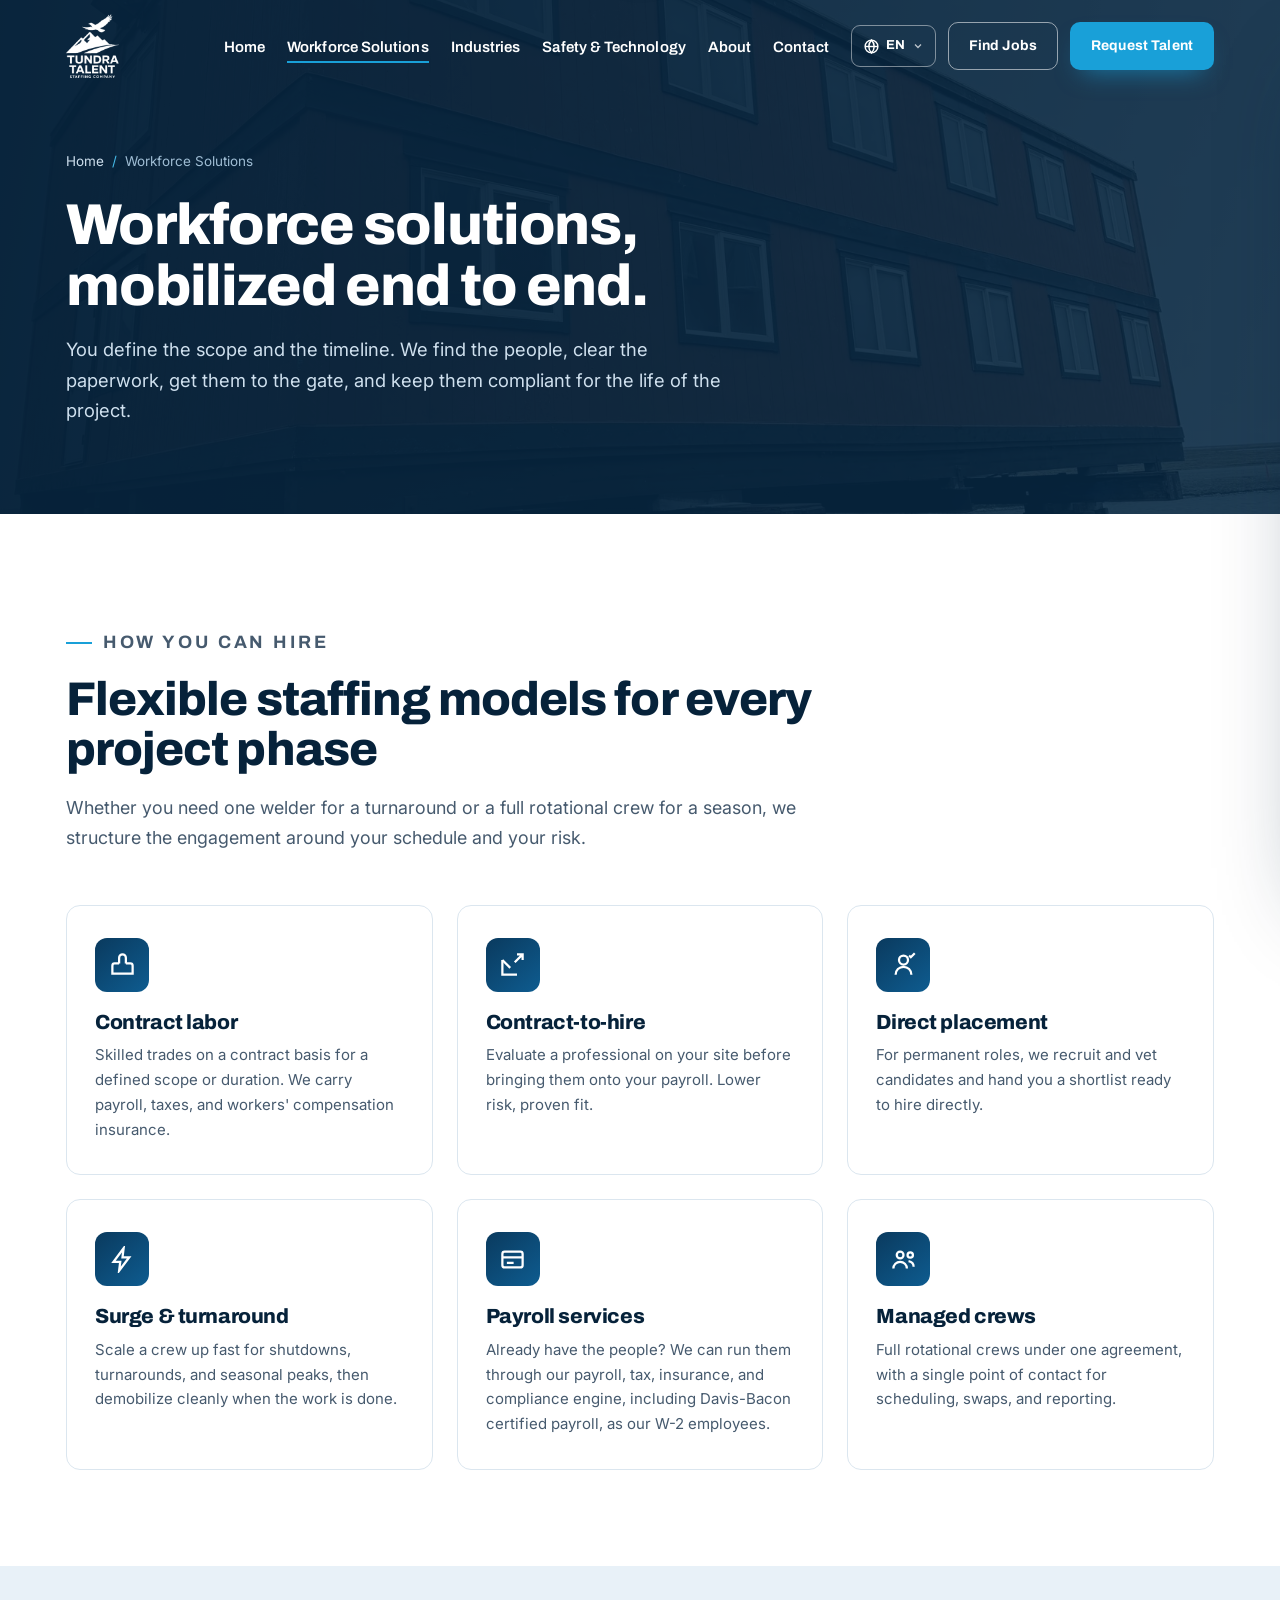
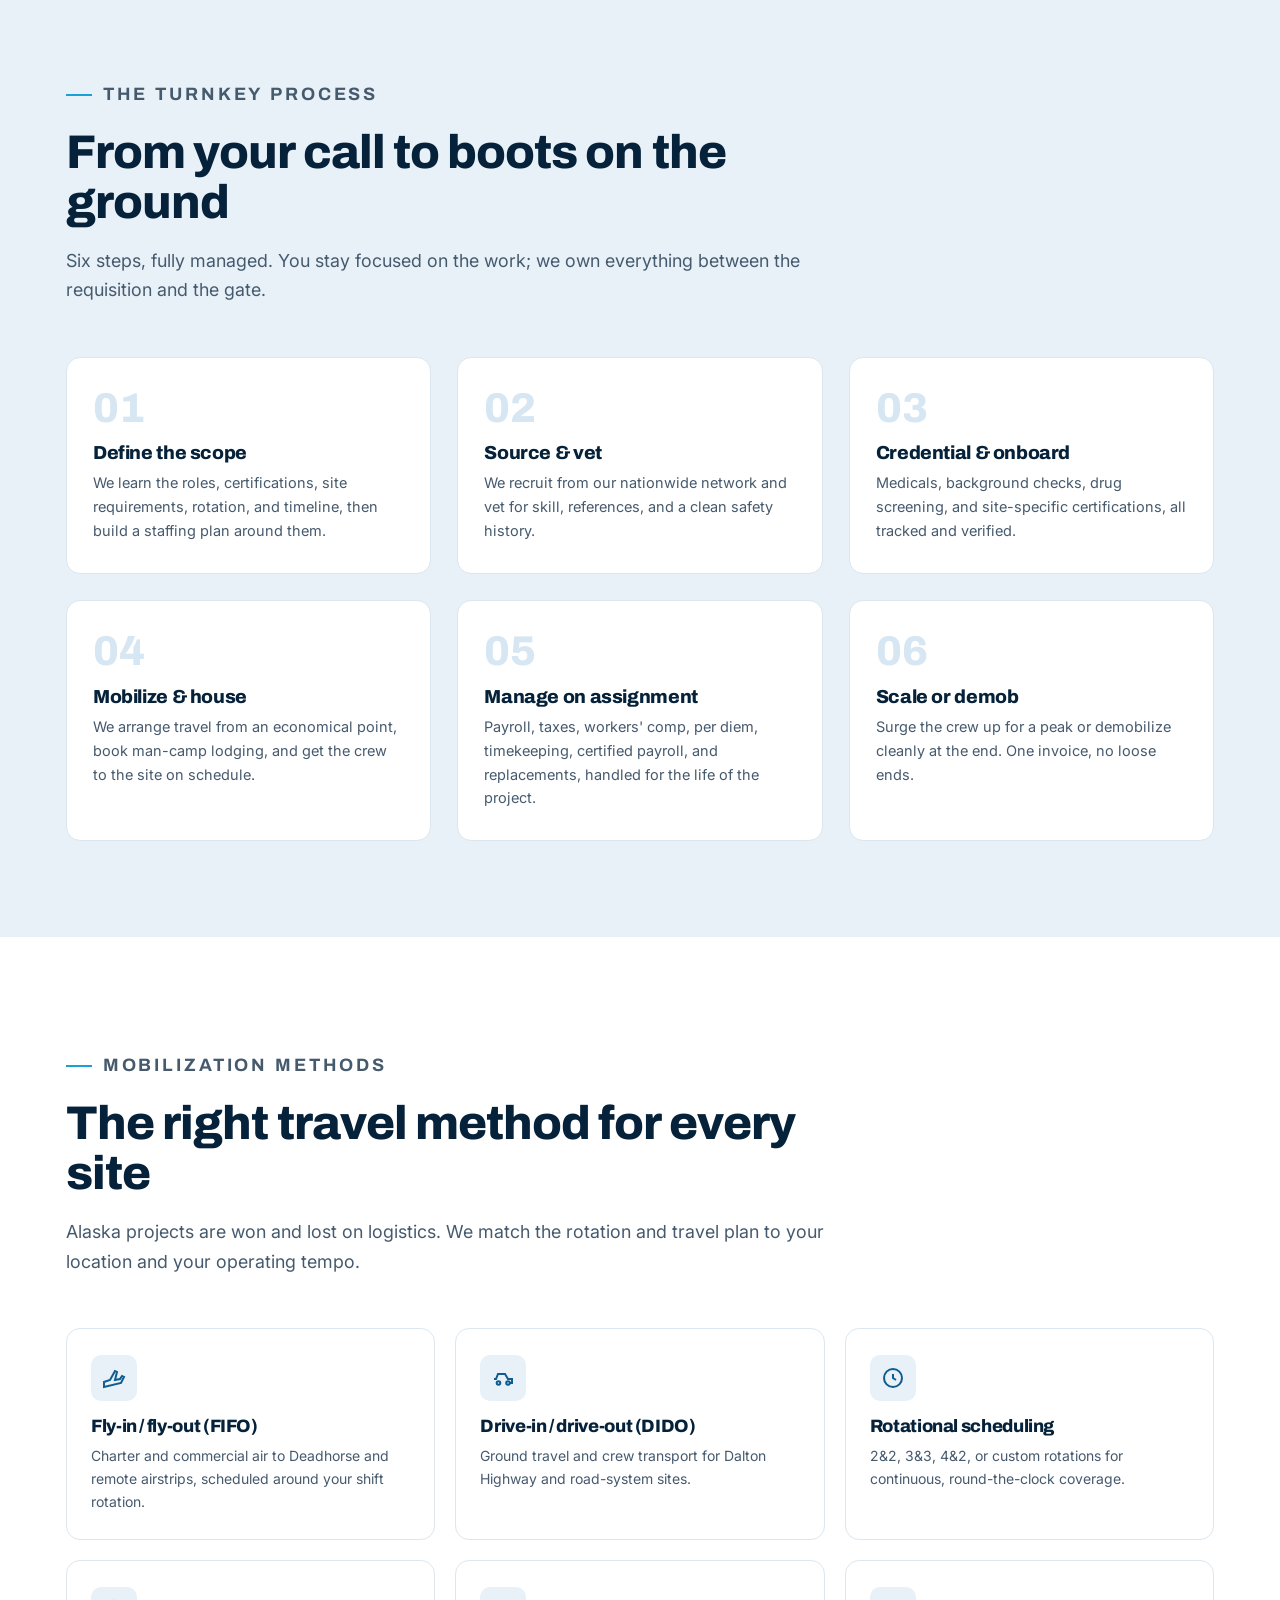
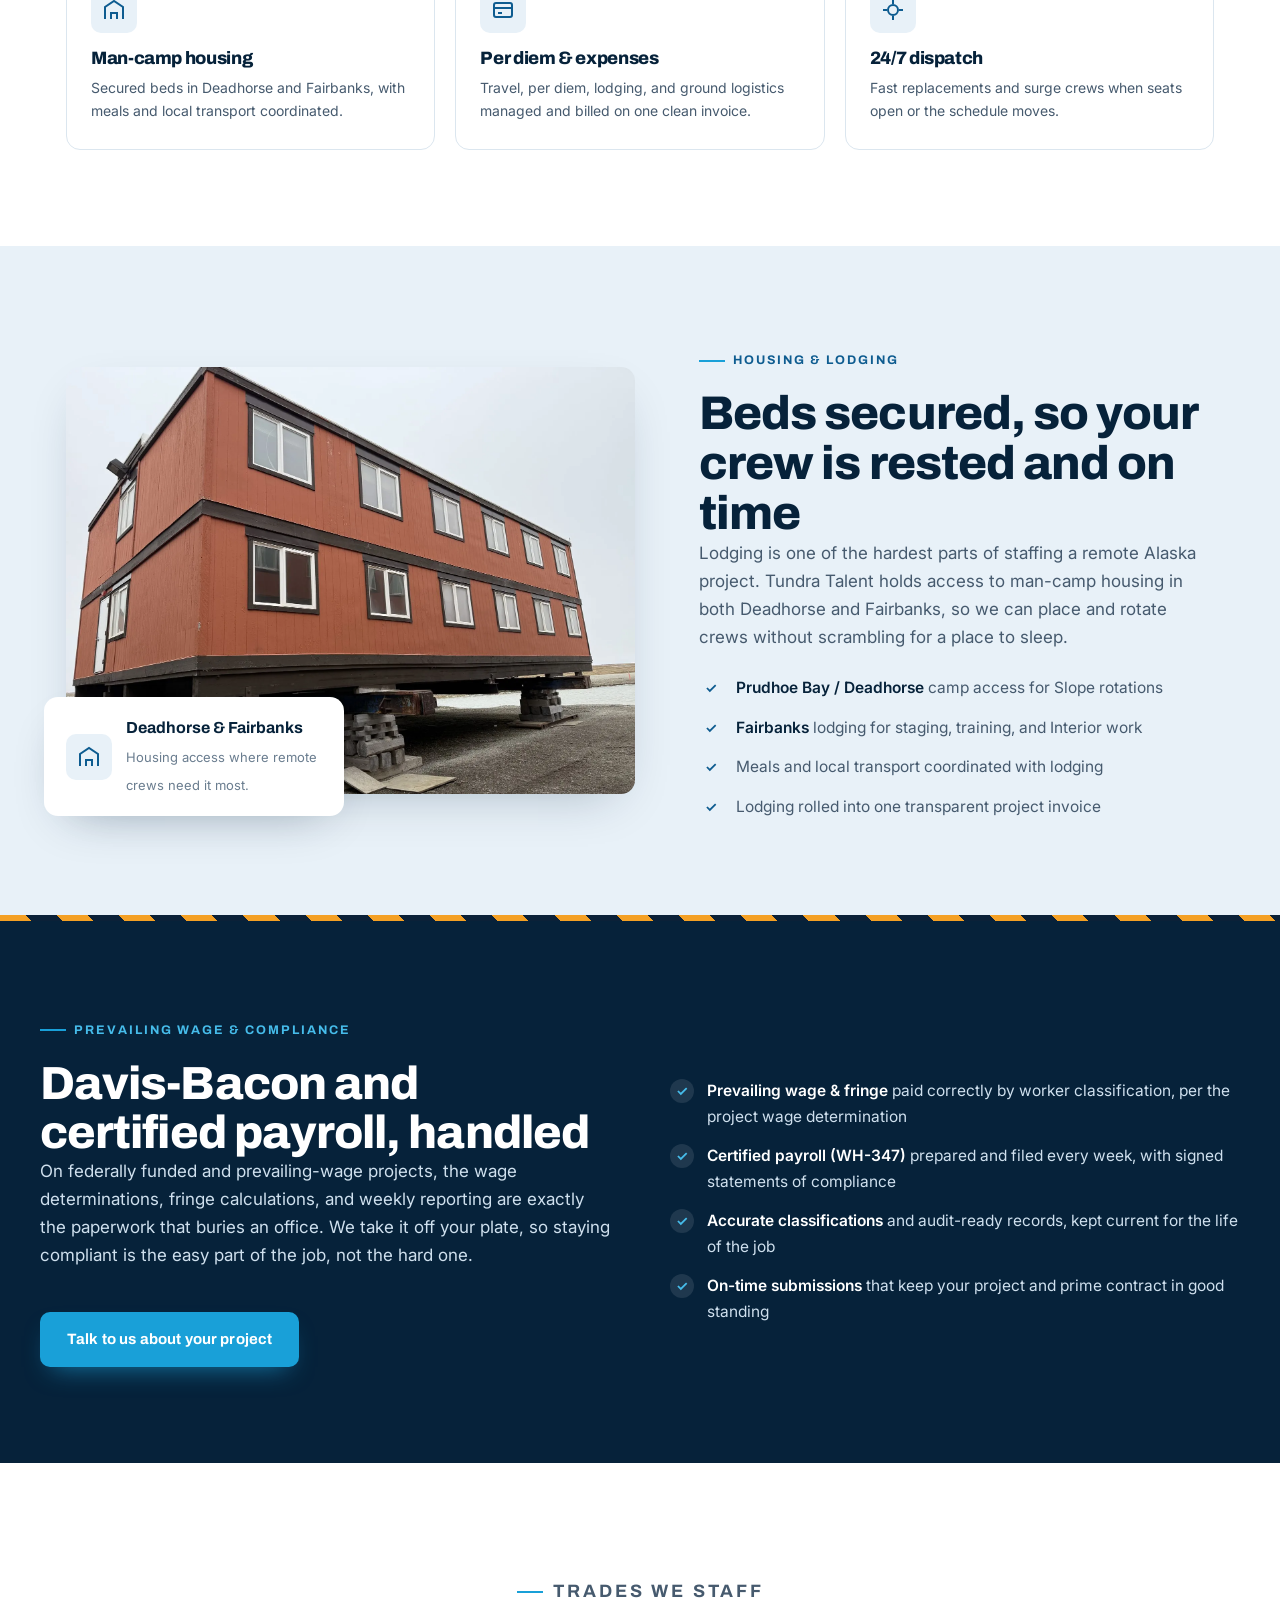
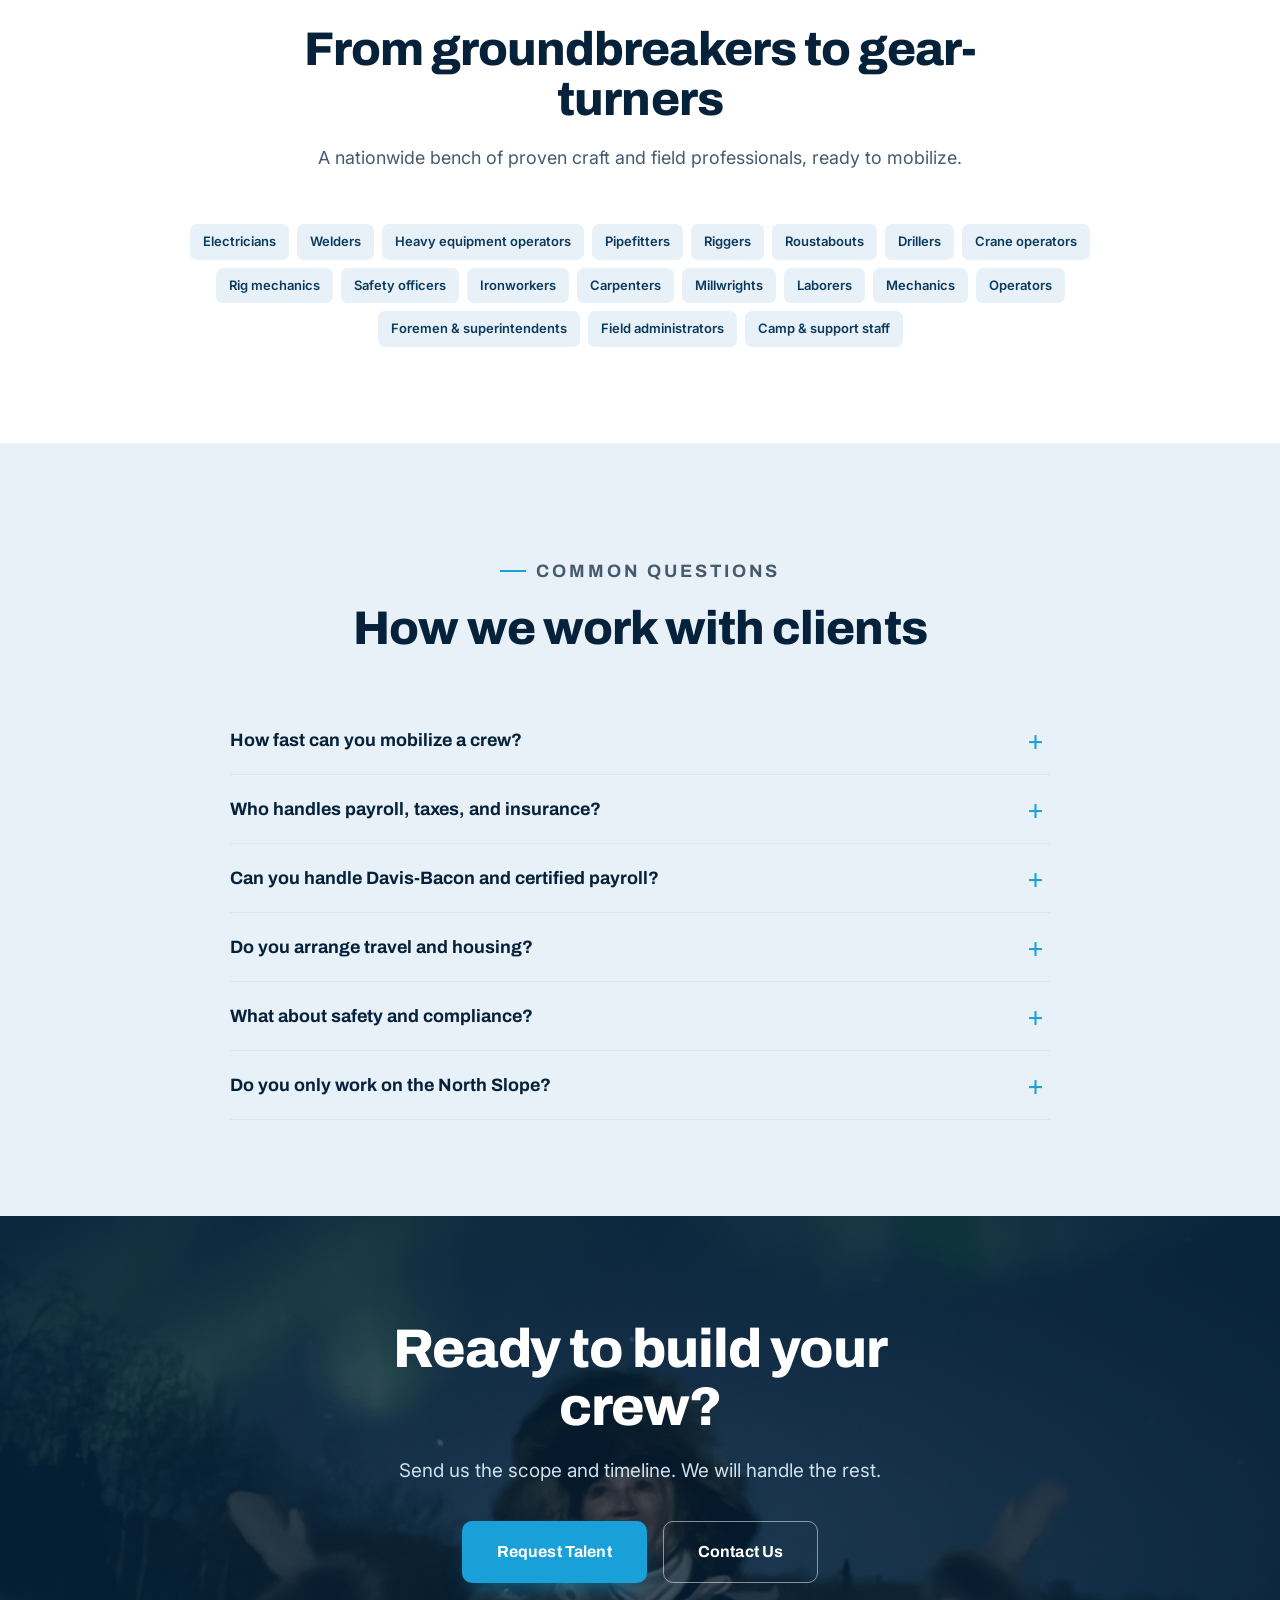
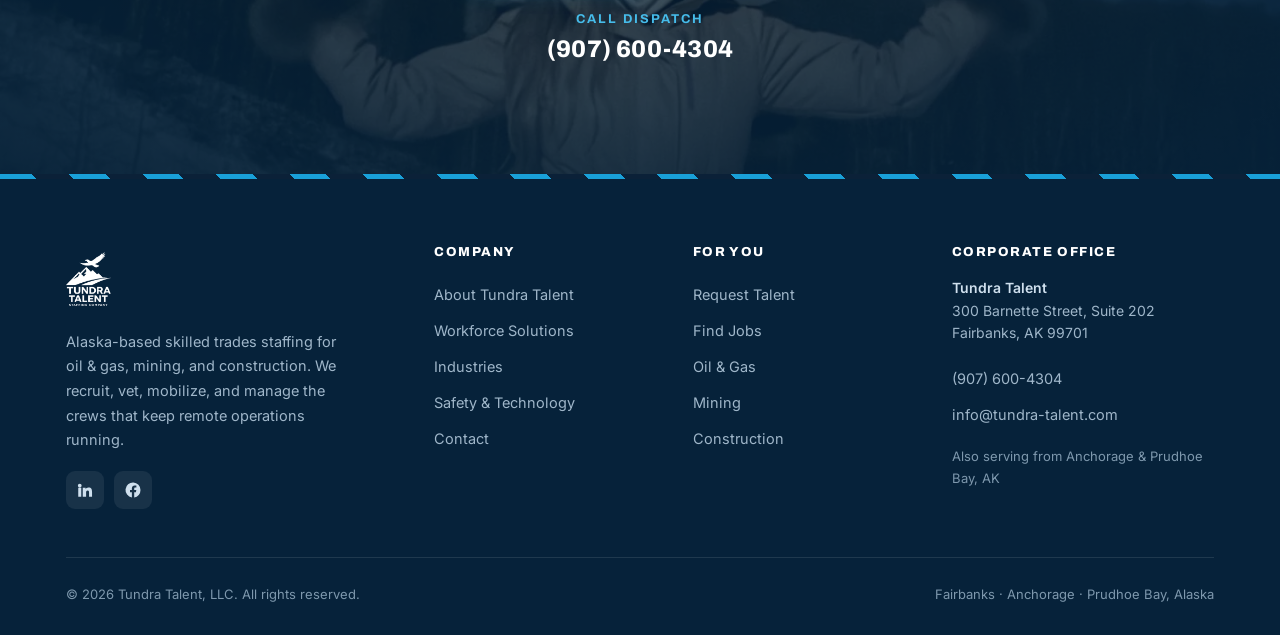
<file: services.html>
<!DOCTYPE html>
<html lang="en">
<head>
<meta charset="UTF-8">
<meta name="viewport" content="width=device-width, initial-scale=1">
<meta name="google-site-verification" content="E9Cz7-yxUsT10Vbf-GuMezhKDxYQlTw1Q5PcXRchWLU">
<title>Workforce Solutions: Contract Trades Staffing | Tundra Talent</title>
<meta name="description" content="Contract, contract-to-hire, and direct trades staffing for Alaska: fly-in/fly-out mobilization, man-camp housing, payroll, and Davis-Bacon certified payroll.">
<link rel="canonical" href="https://www.tundra-talent.com/services.html">
<meta property="og:title" content="Workforce Solutions | Tundra Talent">
<meta property="og:description" content="Turnkey contract trades staffing and mobilization for remote Alaska projects.">
<meta property="og:url" content="https://www.tundra-talent.com/services.html">
<meta property="og:image" content="https://www.tundra-talent.com/assets/img/og-image.jpg">
<meta name="theme-color" content="#06223A">
<meta name="robots" content="index, follow">
<meta name="twitter:card" content="summary_large_image">
<meta name="twitter:title" content="Workforce Solutions | Tundra Talent">
<meta name="twitter:description" content="Turnkey contract trades staffing and mobilization for remote Alaska projects.">
<meta name="twitter:image" content="https://www.tundra-talent.com/assets/img/og-image.jpg">
<meta property="og:image:width" content="1200"><meta property="og:image:height" content="630">
<link rel="icon" href="assets/img/favicon.ico" sizes="any">
<link rel="icon" type="image/png" sizes="32x32" href="assets/img/favicon-32.png">
<link rel="icon" type="image/png" href="assets/img/favicon.png">
<link rel="apple-touch-icon" href="assets/img/apple-touch-icon.png">
<link rel="preconnect" href="https://fonts.googleapis.com"><link rel="preconnect" href="https://fonts.gstatic.com" crossorigin>
<link href="https://fonts.googleapis.com/css2?family=Archivo:wght@600;700;800&family=Inter:wght@400;500;600;700&display=swap" rel="stylesheet">
<link rel="stylesheet" href="assets/styles.css?v=11">

<script type="application/ld+json">
{"@context": "https://schema.org", "@type": "BreadcrumbList", "itemListElement": [{"@type": "ListItem", "position": 1, "name": "Home", "item": "https://www.tundra-talent.com/"}, {"@type": "ListItem", "position": 2, "name": "Workforce Solutions", "item": "https://www.tundra-talent.com/services.html"}]}
</script>
<script type="application/ld+json">
{"@context": "https://schema.org", "@type": "FAQPage", "mainEntity": [{"@type": "Question", "name": "How fast can you mobilize a crew?", "acceptedAnswer": {"@type": "Answer", "text": "It depends on the roles and credentials required, but our nationwide network and 24/7 dispatch are built for speed. For active Slope and pipeline clients, we can often move quickly to fill seats and surge crews. Tell us the scope and we will give you a realistic timeline up front."}}, {"@type": "Question", "name": "Who handles payroll, taxes, and insurance?", "acceptedAnswer": {"@type": "Answer", "text": "We do. On contract assignments the professionals are our employees: we carry payroll, taxes, and workers' compensation insurance, and manage per diem and travel expenses. You receive one clean invoice."}}, {"@type": "Question", "name": "Can you handle Davis-Bacon and certified payroll?", "acceptedAnswer": {"@type": "Answer", "text": "Yes. On federally funded and prevailing-wage projects, we pay the correct Davis-Bacon prevailing wage and fringe rates by worker classification and submit certified payroll (WH-347) every week, with signed statements of compliance. It is one of the biggest administrative headaches we take off our clients' plates."}}, {"@type": "Question", "name": "Do you arrange travel and housing?", "acceptedAnswer": {"@type": "Answer", "text": "Yes. We arrange travel to and from an economical mobilization point and hold access to man-camp housing in Deadhorse and Fairbanks, with meals and local transport coordinated."}}, {"@type": "Question", "name": "What about safety and compliance?", "acceptedAnswer": {"@type": "Answer", "text": "Every professional we place meets rigorous safety and credential standards, including medicals, background checks, and site-specific certifications, with DOT and OSHA requirements built into our process. Learn more on our Safety & Technology page."}}, {"@type": "Question", "name": "Do you only work on the North Slope?", "acceptedAnswer": {"@type": "Answer", "text": "No. The North Slope is a specialty, but we staff oil & gas, mining, and construction projects across Alaska. We recruit from a nationwide network, then place that talent exclusively on Alaska projects."}}]}
</script>
</head>
<body>
<a class="skip" href="#main">Skip to content</a>

<header class="site">
  <nav class="nav">
    <a class="brand" href="index.html" aria-label="Tundra Talent home">
      <img class="logo-light" width="166" height="200" src="assets/img/tundra-logo-white.png" alt="Tundra Talent">
      <img class="logo-dark" width="166" height="200" src="assets/img/tundra-logo.png" alt="Tundra Talent">
    </a>
    <ul class="nav-links">
      <li><a href="index.html">Home</a></li>
      <li><a href="services.html">Workforce Solutions</a></li>
      <li><a href="industries.html">Industries</a></li>
      <li><a href="safety.html">Safety &amp; Technology</a></li>
      <li><a href="about.html">About</a></li>
      <li><a href="contact.html">Contact</a></li>
    </ul>
    <div class="nav-cta">
      <div class="lang notranslate" translate="no">
        <svg class="globe" aria-hidden="true" viewBox="0 0 24 24" fill="none" stroke="currentColor" stroke-width="2"><circle cx="12" cy="12" r="9"/><path d="M3 12h18"/><path d="M12 3c2.5 2.5 3.8 5.7 3.8 9s-1.3 6.5-3.8 9c-2.5-2.5-3.8-5.7-3.8-9S9.5 5.5 12 3Z"/></svg>
        <span class="lang-code" aria-hidden="true">EN</span>
        <svg class="chev" aria-hidden="true" viewBox="0 0 24 24" fill="none" stroke="currentColor" stroke-width="2.6"><path d="m6 9 6 6 6-6"/></svg>
        <select class="lang-select" aria-label="Choose your language"></select>
      </div>
      <a class="btn btn-outline" href="https://jobs.tundra-talent.com" target="_blank" rel="noopener">Find Jobs</a>
      <a class="btn btn-primary" href="contact.html#request">Request Talent</a>
    </div>
    <button class="burger" aria-label="Open menu"><span></span><span></span><span></span></button>
  </nav>
</header>
<div class="scrim"></div>
<aside class="mobile-nav" aria-label="Mobile menu">
  <button class="close-x" aria-label="Close menu">&times;</button>
  <a href="index.html">Home</a>
  <a href="services.html">Workforce Solutions</a>
  <a href="industries.html">Industries</a>
  <a href="safety.html">Safety &amp; Technology</a>
  <a href="about.html">About</a>
  <a href="contact.html">Contact</a>
  <a class="btn btn-outline" href="https://jobs.tundra-talent.com" target="_blank" rel="noopener">Find Jobs</a>
  <a class="btn btn-primary" href="contact.html#request">Request Talent</a>
  <div class="lang-mobile notranslate" translate="no">
    <label>Language / Idioma</label>
    <select class="lang-select" aria-label="Choose your language"></select>
  </div>
  <div class="m-contact">Call dispatch: <a href="tel:+19076004304" style="color:inherit">(907) 600-4304</a></div>
</aside>

<!-- HERO -->
<section id="main" class="phero">
  <div class="bg" style="background-image:url('assets/img/man-camp.webp')"></div>
  <div class="wrap">
    <div class="crumbs"><a href="index.html">Home</a><span>/</span> Workforce Solutions</div>
    <h1>Workforce solutions, mobilized end to end.</h1>
    <p>You define the scope and the timeline. We find the people, clear the paperwork, get them to the gate, and keep them compliant for the life of the project.</p>
  </div>
</section>

<!-- STAFFING MODELS -->
<section class="sec bg-white">
  <div class="wrap">
    <div class="sec-head reveal">
      <p class="eyebrow">How you can hire</p>
      <h2>Flexible staffing models for every project phase</h2>
      <p>Whether you need one welder for a turnaround or a full rotational crew for a season, we structure the engagement around your schedule and your risk.</p>
    </div>
    <div class="cards cols-3">
      <div class="card reveal">
        <div class="ico"><svg aria-hidden="true" viewBox="0 0 24 24" fill="none" stroke="currentColor" stroke-width="2"><path d="M9 11H5a2 2 0 0 0-2 2v7h18v-7a2 2 0 0 0-2-2h-4"/><path d="M9 11V6a3 3 0 0 1 6 0v5"/></svg></div>
        <h3>Contract labor</h3>
        <p>Skilled trades on a contract basis for a defined scope or duration. We carry payroll, taxes, and workers' compensation insurance.</p>
      </div>
      <div class="card reveal d1">
        <div class="ico"><svg aria-hidden="true" viewBox="0 0 24 24" fill="none" stroke="currentColor" stroke-width="2"><path d="M16 3h5v5M21 3l-7 7"/><path d="M3 8v13h13"/><path d="M3 8l7 7"/></svg></div>
        <h3>Contract-to-hire</h3>
        <p>Evaluate a professional on your site before bringing them onto your payroll. Lower risk, proven fit.</p>
      </div>
      <div class="card reveal d2">
        <div class="ico"><svg aria-hidden="true" viewBox="0 0 24 24" fill="none" stroke="currentColor" stroke-width="2"><circle cx="12" cy="8" r="4"/><path d="M5 21c0-3.9 3.1-7 7-7s7 3.1 7 7"/><path d="m17 4 1.5 1.5L22 2"/></svg></div>
        <h3>Direct placement</h3>
        <p>For permanent roles, we recruit and vet candidates and hand you a shortlist ready to hire directly.</p>
      </div>
      <div class="card reveal">
        <div class="ico"><svg aria-hidden="true" viewBox="0 0 24 24" fill="none" stroke="currentColor" stroke-width="2"><path d="M13 2 4 14h6l-1 8 9-12h-6l1-8Z"/></svg></div>
        <h3>Surge &amp; turnaround</h3>
        <p>Scale a crew up fast for shutdowns, turnarounds, and seasonal peaks, then demobilize cleanly when the work is done.</p>
      </div>
      <div class="card reveal d1">
        <div class="ico"><svg aria-hidden="true" viewBox="0 0 24 24" fill="none" stroke="currentColor" stroke-width="2"><rect x="3" y="5" width="18" height="14" rx="2"/><path d="M3 10h18M7 15h6"/></svg></div>
        <h3>Payroll services</h3>
        <p>Already have the people? We can run them through our payroll, tax, insurance, and compliance engine, including Davis-Bacon certified payroll, as our W-2 employees.</p>
      </div>
      <div class="card reveal d2">
        <div class="ico"><svg aria-hidden="true" viewBox="0 0 24 24" fill="none" stroke="currentColor" stroke-width="2"><circle cx="9" cy="8" r="3"/><path d="M3 20c0-3.3 2.7-6 6-6s6 2.7 6 6"/><circle cx="18" cy="8" r="2.4"/><path d="M16.5 13.5c2.4.5 4.5 2.3 4.5 5"/></svg></div>
        <h3>Managed crews</h3>
        <p>Full rotational crews under one agreement, with a single point of contact for scheduling, swaps, and reporting.</p>
      </div>
    </div>
  </div>
</section>

<!-- TURNKEY PROCESS -->
<section class="sec bg-ice">
  <div class="wrap">
    <div class="sec-head reveal">
      <p class="eyebrow">The turnkey process</p>
      <h2>From your call to boots on the ground</h2>
      <p>Six steps, fully managed. You stay focused on the work; we own everything between the requisition and the gate.</p>
    </div>
    <div class="steps" style="grid-template-columns:repeat(3,1fr)">
      <div class="step reveal"><h3>Define the scope</h3><p>We learn the roles, certifications, site requirements, rotation, and timeline, then build a staffing plan around them.</p></div>
      <div class="step reveal d1"><h3>Source &amp; vet</h3><p>We recruit from our nationwide network and vet for skill, references, and a clean safety history.</p></div>
      <div class="step reveal d2"><h3>Credential &amp; onboard</h3><p>Medicals, background checks, drug screening, and site-specific certifications, all tracked and verified.</p></div>
      <div class="step reveal"><h3>Mobilize &amp; house</h3><p>We arrange travel from an economical point, book man-camp lodging, and get the crew to the site on schedule.</p></div>
      <div class="step reveal d1"><h3>Manage on assignment</h3><p>Payroll, taxes, workers' comp, per diem, timekeeping, certified payroll, and replacements, handled for the life of the project.</p></div>
      <div class="step reveal d2"><h3>Scale or demob</h3><p>Surge the crew up for a peak or demobilize cleanly at the end. One invoice, no loose ends.</p></div>
    </div>
  </div>
</section>

<!-- MOBILIZATION METHODS -->
<section class="sec bg-white">
  <div class="wrap">
    <div class="sec-head reveal">
      <p class="eyebrow">Mobilization methods</p>
      <h2>The right travel method for every site</h2>
      <p>Alaska projects are won and lost on logistics. We match the rotation and travel plan to your location and your operating tempo.</p>
    </div>
    <div class="methods">
      <div class="method reveal"><div class="ic"><svg aria-hidden="true" viewBox="0 0 24 24" fill="none" stroke="currentColor" stroke-width="2"><path d="M2 16 8 14l5-9 2 1-2 8 5-1 2-3 2 1-3 6-17 4Z"/></svg></div><h3>Fly-in / fly-out (FIFO)</h3><p>Charter and commercial air to Deadhorse and remote airstrips, scheduled around your shift rotation.</p></div>
      <div class="method reveal d1"><div class="ic"><svg aria-hidden="true" viewBox="0 0 24 24" fill="none" stroke="currentColor" stroke-width="2"><path d="M3 13h2l2-5h7l3 5h4v4h-2"/><circle cx="7.5" cy="17" r="1.8"/><circle cx="17" cy="17" r="1.8"/></svg></div><h3>Drive-in / drive-out (DIDO)</h3><p>Ground travel and crew transport for Dalton Highway and road-system sites.</p></div>
      <div class="method reveal d2"><div class="ic"><svg aria-hidden="true" viewBox="0 0 24 24" fill="none" stroke="currentColor" stroke-width="2"><circle cx="12" cy="12" r="9"/><path d="M12 8v4l3 2"/></svg></div><h3>Rotational scheduling</h3><p>2&amp;2, 3&amp;3, 4&amp;2, or custom rotations for continuous, round-the-clock coverage.</p></div>
      <div class="method reveal"><div class="ic"><svg aria-hidden="true" viewBox="0 0 24 24" fill="none" stroke="currentColor" stroke-width="2"><path d="M3 21V9l9-6 9 6v12"/><path d="M9 21v-6h6v6"/></svg></div><h3>Man-camp housing</h3><p>Secured beds in Deadhorse and Fairbanks, with meals and local transport coordinated.</p></div>
      <div class="method reveal d1"><div class="ic"><svg aria-hidden="true" viewBox="0 0 24 24" fill="none" stroke="currentColor" stroke-width="2"><rect x="3" y="5" width="18" height="14" rx="2"/><path d="M3 10h18M7 15h4"/></svg></div><h3>Per diem &amp; expenses</h3><p>Travel, per diem, lodging, and ground logistics managed and billed on one clean invoice.</p></div>
      <div class="method reveal d2"><div class="ic"><svg aria-hidden="true" viewBox="0 0 24 24" fill="none" stroke="currentColor" stroke-width="2"><path d="M12 2v4M12 18v4M2 12h4M18 12h4"/><circle cx="12" cy="12" r="5"/></svg></div><h3>24/7 dispatch</h3><p>Fast replacements and surge crews when seats open or the schedule moves.</p></div>
    </div>
  </div>
</section>

<!-- HOUSING -->
<section class="sec bg-ice">
  <div class="wrap lede">
    <div class="media reveal" style="order:0">
      <img width="1700" height="1275" loading="lazy" decoding="async" src="assets/img/man-camp.webp" alt="Modular man-camp housing on a North Slope gravel pad near Deadhorse, Alaska">
      <div class="badge">
        <div class="ico"><svg aria-hidden="true" viewBox="0 0 24 24" fill="none" stroke="currentColor" stroke-width="2"><path d="M3 21V9l9-6 9 6v12"/><path d="M9 21v-6h6v6"/></svg></div>
        <div><b>Deadhorse &amp; Fairbanks</b><span>Housing access where remote crews need it most.</span></div>
      </div>
    </div>
    <div class="reveal d1">
      <p class="eyebrow">Housing &amp; lodging</p>
      <h2>Beds secured, so your crew is rested and on time</h2>
      <p>Lodging is one of the hardest parts of staffing a remote Alaska project. Tundra Talent holds access to man-camp housing in both Deadhorse and Fairbanks, so we can place and rotate crews without scrambling for a place to sleep.</p>
      <ul class="checks">
        <li><span class="ck"><svg aria-hidden="true" viewBox="0 0 24 24" fill="none" stroke="currentColor" stroke-width="3"><path d="m5 12 5 5L20 7"/></svg></span><span><b>Prudhoe Bay / Deadhorse</b> camp access for Slope rotations</span></li>
        <li><span class="ck"><svg aria-hidden="true" viewBox="0 0 24 24" fill="none" stroke="currentColor" stroke-width="3"><path d="m5 12 5 5L20 7"/></svg></span><span><b>Fairbanks</b> lodging for staging, training, and Interior work</span></li>
        <li><span class="ck"><svg aria-hidden="true" viewBox="0 0 24 24" fill="none" stroke="currentColor" stroke-width="3"><path d="m5 12 5 5L20 7"/></svg></span><span>Meals and local transport coordinated with lodging</span></li>
        <li><span class="ck"><svg aria-hidden="true" viewBox="0 0 24 24" fill="none" stroke="currentColor" stroke-width="3"><path d="m5 12 5 5L20 7"/></svg></span><span>Lodging rolled into one transparent project invoice</span></li>
      </ul>
    </div>
  </div>
</section>

<!-- DAVIS-BACON / CERTIFIED PAYROLL -->
<section class="band" id="compliance">
  <div class="hazard"></div>
  <div class="wrap sec band-grid">
    <div class="reveal">
      <p class="eyebrow on-dark">Prevailing wage &amp; compliance</p>
      <h2>Davis-Bacon and certified payroll, handled</h2>
      <p>On federally funded and prevailing-wage projects, the wage determinations, fringe calculations, and weekly reporting are exactly the paperwork that buries an office. We take it off your plate, so staying compliant is the easy part of the job, not the hard one.</p>
      <a class="btn btn-primary" href="contact.html#request" style="margin-top:26px">Talk to us about your project</a>
    </div>
    <div class="reveal d1">
      <ul class="checks">
        <li><span class="ck" style="background:rgba(255,255,255,.1);color:#46BCEA"><svg aria-hidden="true" viewBox="0 0 24 24" fill="none" stroke="currentColor" stroke-width="3"><path d="m5 12 5 5L20 7"/></svg></span><span style="color:#cfe0ee"><b style="color:#fff">Prevailing wage &amp; fringe</b> paid correctly by worker classification, per the project wage determination</span></li>
        <li><span class="ck" style="background:rgba(255,255,255,.1);color:#46BCEA"><svg aria-hidden="true" viewBox="0 0 24 24" fill="none" stroke="currentColor" stroke-width="3"><path d="m5 12 5 5L20 7"/></svg></span><span style="color:#cfe0ee"><b style="color:#fff">Certified payroll (WH-347)</b> prepared and filed every week, with signed statements of compliance</span></li>
        <li><span class="ck" style="background:rgba(255,255,255,.1);color:#46BCEA"><svg aria-hidden="true" viewBox="0 0 24 24" fill="none" stroke="currentColor" stroke-width="3"><path d="m5 12 5 5L20 7"/></svg></span><span style="color:#cfe0ee"><b style="color:#fff">Accurate classifications</b> and audit-ready records, kept current for the life of the job</span></li>
        <li><span class="ck" style="background:rgba(255,255,255,.1);color:#46BCEA"><svg aria-hidden="true" viewBox="0 0 24 24" fill="none" stroke="currentColor" stroke-width="3"><path d="m5 12 5 5L20 7"/></svg></span><span style="color:#cfe0ee"><b style="color:#fff">On-time submissions</b> that keep your project and prime contract in good standing</span></li>
      </ul>
    </div>
  </div>
</section>

<!-- TRADES WE STAFF -->
<section class="sec bg-white">
  <div class="wrap">
    <div class="sec-head center reveal">
      <p class="eyebrow center">Trades we staff</p>
      <h2>From groundbreakers to gear-turners</h2>
      <p>A nationwide bench of proven craft and field professionals, ready to mobilize.</p>
    </div>
    <div class="rolechips reveal" style="justify-content:center;max-width:900px;margin:0 auto">
      <span>Electricians</span><span>Welders</span><span>Heavy equipment operators</span><span>Pipefitters</span>
      <span>Riggers</span><span>Roustabouts</span><span>Drillers</span><span>Crane operators</span>
      <span>Rig mechanics</span><span>Safety officers</span><span>Ironworkers</span><span>Carpenters</span>
      <span>Millwrights</span><span>Laborers</span><span>Mechanics</span><span>Operators</span>
      <span>Foremen &amp; superintendents</span><span>Field administrators</span><span>Camp &amp; support staff</span>
    </div>
  </div>
</section>

<!-- FAQ -->
<section class="sec bg-ice">
  <div class="wrap">
    <div class="sec-head center reveal">
      <p class="eyebrow center">Common questions</p>
      <h2>How we work with clients</h2>
    </div>
    <div class="faq reveal">
      <div class="qa"><button>How fast can you mobilize a crew?</button><div class="a"><p>It depends on the roles and credentials required, but our nationwide network and 24/7 dispatch are built for speed. For active Slope and pipeline clients, we can often move quickly to fill seats and surge crews. Tell us the scope and we will give you a realistic timeline up front.</p></div></div>
      <div class="qa"><button>Who handles payroll, taxes, and insurance?</button><div class="a"><p>We do. On contract assignments the professionals are our employees: we carry payroll, taxes, and workers' compensation insurance, and manage per diem and travel expenses. You receive one clean invoice.</p></div></div>
      <div class="qa"><button>Can you handle Davis-Bacon and certified payroll?</button><div class="a"><p>Yes. On federally funded and prevailing-wage projects, we pay the correct Davis-Bacon prevailing wage and fringe rates by worker classification and submit certified payroll (WH-347) every week, with signed statements of compliance. It is one of the biggest administrative headaches we take off our clients' plates.</p></div></div>
      <div class="qa"><button>Do you arrange travel and housing?</button><div class="a"><p>Yes. We arrange travel to and from an economical mobilization point and hold access to man-camp housing in Deadhorse and Fairbanks, with meals and local transport coordinated.</p></div></div>
      <div class="qa"><button>What about safety and compliance?</button><div class="a"><p>Every professional we place meets rigorous safety and credential standards, including medicals, background checks, and site-specific certifications, with DOT and OSHA requirements built into our process. Learn more on our <a href="safety.html">Safety &amp; Technology</a> page.</p></div></div>
      <div class="qa"><button>Do you only work on the North Slope?</button><div class="a"><p>No. The North Slope is a specialty, but we staff oil &amp; gas, mining, and construction projects across Alaska. We recruit from a nationwide network, then place that talent exclusively on Alaska projects.</p></div></div>
    </div>
  </div>
</section>

<!-- CTA -->
<section class="cta-band">
  <div class="bg" style="background-image:url('assets/img/seth-aurora.webp')"></div>
  <div class="wrap">
    <h2 class="reveal">Ready to build your crew?</h2>
    <p class="reveal d1">Send us the scope and timeline. We will handle the rest.</p>
    <div class="row reveal d2">
      <a class="btn btn-primary btn-lg" href="contact.html#request">Request Talent</a>
      <a class="btn btn-ghost btn-lg" href="contact.html">Contact Us</a>
    </div>
    <a class="cta-phone reveal d3" href="tel:+19076004304"><span>Call dispatch</span>(907) 600-4304</a>
  </div>
</section>

<footer class="site">
  <div class="hazard"></div>
  <div class="wrap">
    <div class="foot-grid">
      <div class="foot-col">
        <a class="brand" href="index.html"><img width="166" height="200" src="assets/img/tundra-logo-white.png" alt="Tundra Talent"></a>
        <p class="blurb">Alaska-based skilled trades staffing for oil &amp; gas, mining, and construction. We recruit, vet, mobilize, and manage the crews that keep remote operations running.</p>
        <div class="social" style="margin-top:18px">
          <a href="https://www.linkedin.com/company/tundra-talent" target="_blank" rel="noopener" aria-label="LinkedIn"><svg aria-hidden="true" viewBox="0 0 24 24" fill="currentColor"><path d="M4.98 3.5A2.5 2.5 0 1 0 5 8.5a2.5 2.5 0 0 0 0-5ZM3 9h4v12H3V9Zm6 0h3.8v1.7h.05c.53-1 1.83-2.05 3.77-2.05 4.03 0 4.78 2.65 4.78 6.1V21h-4v-5.5c0-1.3-.02-3-1.83-3-1.83 0-2.11 1.43-2.11 2.9V21H9V9Z"/></svg></a>
          <a href="https://www.facebook.com/tundratalent" target="_blank" rel="noopener" aria-label="Facebook"><svg aria-hidden="true" viewBox="0 0 24 24" fill="currentColor"><path d="M22 12a10 10 0 1 0-11.5 9.9v-7H8v-2.9h2.5V9.8c0-2.5 1.5-3.9 3.8-3.9 1.1 0 2.2.2 2.2.2v2.5h-1.3c-1.2 0-1.6.8-1.6 1.6v1.9h2.8L15.9 15h-2.3v7A10 10 0 0 0 22 12Z"/></svg></a>
        </div>
      </div>
      <div class="foot-col"><h4>Company</h4>
        <a href="about.html">About Tundra Talent</a><a href="services.html">Workforce Solutions</a><a href="industries.html">Industries</a><a href="safety.html">Safety &amp; Technology</a><a href="contact.html">Contact</a></div>
      <div class="foot-col"><h4>For You</h4>
        <a href="contact.html#request">Request Talent</a><a href="https://jobs.tundra-talent.com" target="_blank" rel="noopener">Find Jobs</a><a href="industries.html#oil-gas">Oil &amp; Gas</a><a href="industries.html#mining">Mining</a><a href="industries.html#construction">Construction</a></div>
      <div class="foot-col"><h4>Corporate Office</h4>
        <address><b>Tundra Talent</b><br>300 Barnette Street, Suite 202<br>Fairbanks, AK 99701</address>
        <a href="tel:+19076004304">(907) 600-4304</a><a href="mailto:info@tundra-talent.com">info@tundra-talent.com</a>
        <p style="font-size:13px;margin-top:14px;color:#7e98ad">Also serving from Anchorage &amp; Prudhoe Bay, AK</p></div>
    </div>
    <div class="foot-bottom">
      <span>&copy; <span data-year>2026</span> Tundra Talent, LLC. All rights reserved.</span>
      <span>Fairbanks · Anchorage · Prudhoe Bay, Alaska</span>
    </div>
  </div>
</footer>
<script src="assets/app.js?v=7"></script>
</body>
</html>
</file>
<file: assets/styles.css>
/* =========================================================
   Tundra Talent — Staffing Company
   Shared design system  ·  "Arctic Corporate"
   Archivo (display) + Inter (body)
   ========================================================= */

:root{
  --ink:#06223A;        /* deepest arctic navy (near-black blue) */
  --navy:#0A3A5E;       /* brand navy (wordmark) */
  --navy-2:#0D3050;     /* gradient partner */
  --blue:#0E5C90;       /* mid brand blue */
  --glacier:#19A0D8;    /* bright accent */
  --glacier-2:#46BCEA;  /* light accent */
  --ice:#E8F1F8;        /* light blue surface */
  --ice-2:#D6E6F2;
  --paper:#F4F7FA;      /* body background */
  --white:#FFFFFF;
  --slate:#465a6e;      /* body text on light */
  --slate-2:#6a7d8f;    /* muted */
  --line:#dbe6ef;       /* hairline */
  --amber:#F4A024;      /* safety accent (sparingly) */
  --shadow-sm:0 2px 10px rgba(6,34,58,.06);
  --shadow:0 18px 50px -22px rgba(6,34,58,.30);
  --shadow-lg:0 40px 90px -40px rgba(6,34,58,.45);
  --r:14px;             /* card radius */
  --maxw:1200px;
  --ease:cubic-bezier(.22,.61,.36,1);
}

*{box-sizing:border-box}
html{scroll-behavior:smooth;overflow-x:clip}
body{
  margin:0;background:var(--paper);color:var(--slate);
  font-family:"Inter",system-ui,-apple-system,Segoe UI,Roboto,Arial,sans-serif;
  font-size:17px;line-height:1.65;-webkit-font-smoothing:antialiased;
  text-rendering:optimizeLegibility;overflow-x:clip;
}
img{max-width:100%;display:block}
a{color:var(--blue);text-decoration:none}
h1,h2,h3,h4,.display{font-family:"Archivo","Inter",sans-serif;color:var(--ink);
  line-height:1.06;letter-spacing:-.02em;font-weight:800;margin:0}
p{margin:0 0 1em}
.wrap{max-width:var(--maxw);margin:0 auto;padding:0 26px}
.narrow{max-width:820px}
section{position:relative}

/* ---------- buttons ---------- */
.btn{display:inline-flex;align-items:center;gap:.55em;cursor:pointer;
  font-family:"Archivo",sans-serif;font-weight:700;font-size:15px;letter-spacing:.01em;
  padding:14px 26px;border-radius:10px;border:1.5px solid transparent;
  transition:transform .25s var(--ease),box-shadow .25s var(--ease),background .2s,color .2s,border-color .2s;
  text-align:center;white-space:nowrap}
.btn svg{width:17px;height:17px}
.btn-primary{background:var(--glacier);color:#fff;box-shadow:0 12px 26px -12px rgba(25,160,216,.7)}
.btn-primary:hover{background:#1490c5;transform:translateY(-2px);box-shadow:0 18px 34px -12px rgba(25,160,216,.75)}
.btn-navy{background:var(--navy);color:#fff}
.btn-navy:hover{background:var(--blue);transform:translateY(-2px)}
.btn-ghost{background:transparent;color:#fff;border-color:rgba(255,255,255,.5)}
.btn-ghost:hover{background:rgba(255,255,255,.12);border-color:#fff}
.btn-outline{background:#fff;color:var(--navy);border-color:var(--line)}
.btn-outline:hover{border-color:var(--glacier);color:var(--blue);transform:translateY(-2px)}
.btn-lg{padding:17px 34px;font-size:16px}

/* ---------- eyebrow / labels ---------- */
.eyebrow{display:inline-flex;align-items:center;gap:.6em;font-family:"Archivo",sans-serif;
  font-weight:700;font-size:12.5px;letter-spacing:.16em;text-transform:uppercase;
  color:var(--blue);margin:0 0 18px}
.eyebrow::before{content:"";width:26px;height:2px;background:var(--glacier);display:inline-block}
.eyebrow.on-dark{color:var(--glacier-2)}
.eyebrow.center{justify-content:center}
.kicker{color:var(--glacier)}

/* ---------- header ---------- */
header.site{position:fixed;top:0;left:0;right:0;z-index:60;
  background:rgba(255,255,255,.0);transition:background .3s,box-shadow .3s,border-color .3s;
  border-bottom:1px solid transparent}
header.site.solid{background:rgba(255,255,255,.97);backdrop-filter:saturate(140%) blur(10px);
  box-shadow:var(--shadow-sm);border-bottom:1px solid var(--line)}
.nav{display:flex;align-items:center;gap:22px;height:92px;max-width:var(--maxw);margin:0 auto;padding:0 26px}
.brand{display:flex;align-items:center;gap:12px;margin-right:auto}
.brand img{height:64px;width:auto;transition:height .3s var(--ease)}
.brand .logo-dark{display:none}
header.site.solid .brand .logo-light{display:none}
header.site.solid .brand .logo-dark{display:block}
.nav-links{display:flex;align-items:center;gap:22px;list-style:none;margin:0;padding:0;flex:0 1 auto}
.nav-links li{flex:none}
.nav-links a{font-family:"Archivo",sans-serif;font-weight:600;font-size:15px;color:#fff;
  letter-spacing:.005em;position:relative;padding:6px 0;transition:color .2s;white-space:nowrap}
header.site.solid .nav-links a{color:var(--ink)}
.nav-links a::after{content:"";position:absolute;left:0;right:100%;bottom:-2px;height:2px;
  background:var(--glacier);transition:right .3s var(--ease)}
.nav-links a:hover::after,.nav-links a.active::after{right:0}
.nav-links a.active{color:#fff}
header.site.solid .nav-links a.active{color:var(--blue)}
.nav-cta{display:flex;align-items:center;gap:12px}
.nav .btn{padding:11px 20px;font-size:14px}
header.site:not(.solid) .nav-cta .btn-outline{background:transparent;color:#fff;border-color:rgba(255,255,255,.55)}
header.site:not(.solid) .nav-cta .btn-outline:hover{background:rgba(255,255,255,.14)}
.burger{display:none;flex-direction:column;gap:5px;background:none;border:0;cursor:pointer;padding:8px}
.burger span{width:26px;height:2.5px;background:#fff;border-radius:2px;transition:.3s}
header.site.solid .burger span{background:var(--ink)}

/* mobile nav */
.mobile-nav{position:fixed;inset:0 0 0 auto;width:min(86vw,380px);background:var(--ink);
  z-index:80;transform:translateX(100%);transition:transform .4s var(--ease);
  padding:96px 30px 40px;display:flex;flex-direction:column;gap:6px;box-shadow:var(--shadow-lg)}
.mobile-nav.open{transform:translateX(0)}
.mobile-nav a{color:#dce8f2;font-family:"Archivo",sans-serif;font-weight:600;font-size:19px;
  padding:14px 0;border-bottom:1px solid rgba(255,255,255,.08)}
.mobile-nav .btn{margin-top:18px;justify-content:center}
.mobile-nav .m-contact{margin-top:auto;color:var(--glacier-2);font-size:14px}
.scrim{position:fixed;inset:0;background:rgba(6,34,58,.55);z-index:75;opacity:0;visibility:hidden;transition:.3s}
.scrim.open{opacity:1;visibility:visible}
.close-x{position:absolute;top:24px;right:26px;background:none;border:0;color:#fff;font-size:30px;cursor:pointer;line-height:1}

/* ---------- hero ---------- */
.hero{position:relative;min-height:92vh;display:flex;align-items:center;
  background:var(--ink);overflow:hidden;padding:130px 0 80px}
.hero-bg{position:absolute;inset:0;background-size:cover;background-position:center;
  transform:scale(1.05);animation:heroZoom 20s ease-out both}
@keyframes heroZoom{from{transform:scale(1.12)}to{transform:scale(1.03)}}
.hero-bg::after{content:"";position:absolute;inset:0;
  background:
    linear-gradient(180deg,rgba(5,28,48,.45) 0%,rgba(5,28,48,.30) 40%,rgba(5,28,48,.88) 100%),
    linear-gradient(105deg,rgba(6,34,58,.95) 0%,rgba(6,34,58,.85) 40%,rgba(8,44,72,.62) 72%,rgba(11,52,84,.5) 100%)}
.hero-topo{position:absolute;inset:0;opacity:.12;mix-blend-mode:screen;
  background-image:radial-gradient(circle at 80% 25%,rgba(70,188,234,.5),transparent 45%)}
.hero .wrap{position:relative;z-index:2}
.hero h1{color:#fff;font-size:clamp(2.5rem,6vw,4.6rem);max-width:16ch;text-shadow:0 2px 24px rgba(4,18,32,.45)}
.hero .lead{color:#e2edf6;font-size:clamp(1.05rem,2vw,1.35rem);max-width:54ch;margin:22px 0 12px;font-weight:400;text-shadow:0 1px 14px rgba(4,18,32,.5)}
.hero .sub{color:var(--glacier-2);font-family:"Archivo",sans-serif;font-weight:700;
  font-size:clamp(1rem,2vw,1.25rem);letter-spacing:.01em;margin-bottom:6px}
.hero-cta{display:flex;flex-wrap:wrap;gap:14px;margin-top:30px}
.hero-trust{display:flex;flex-wrap:wrap;gap:14px 30px;margin-top:42px;padding-top:26px;
  border-top:1px solid rgba(255,255,255,.14)}
.hero-trust span{display:flex;align-items:center;gap:9px;color:#bcd2e4;font-size:14px;font-weight:500}
.hero-trust svg{width:18px;height:18px;color:var(--glacier-2);flex:none}

/* ---------- stat bar ---------- */
.statbar{background:var(--navy);color:#fff;position:relative;z-index:3}
.statbar .grid{display:grid;grid-template-columns:repeat(4,1fr);gap:0}
.stat{padding:38px 26px;text-align:center;border-right:1px solid rgba(255,255,255,.12)}
.stat:last-child{border-right:0}
.stat .num{font-family:"Archivo",sans-serif;font-weight:800;font-size:clamp(2.1rem,4vw,3rem);
  color:#fff;line-height:1;letter-spacing:-.02em}
.stat .num .u{color:var(--glacier-2)}
.stat .lbl{margin-top:10px;font-size:13.5px;color:#acc6dc;letter-spacing:.02em;line-height:1.4}

/* ---------- generic section ---------- */
.sec{padding:96px 0}
.sec.tight{padding:72px 0}
.sec-head{max-width:760px;margin-bottom:52px}
.sec-head.center{margin-left:auto;margin-right:auto;text-align:center}
.sec h2{font-size:clamp(2rem,4vw,2.95rem)}
.sec-head p{font-size:1.12rem;margin-top:18px;color:var(--slate)}
.bg-ice{background:var(--ice)}
.bg-white{background:#fff}
.bg-ink{background:var(--ink);color:#cfe0ee}
.bg-ink h2,.bg-ink h3{color:#fff}
.split-line{height:1px;background:var(--line);border:0;margin:0}

/* ---------- lead/intro two-col ---------- */
.lede{display:grid;grid-template-columns:1.05fr .95fr;gap:64px;align-items:center}
.lede .media{position:relative}
.lede .media img{border-radius:var(--r);box-shadow:var(--shadow);aspect-ratio:4/3;object-fit:cover;width:100%}
.lede .media .badge{position:absolute;left:-22px;bottom:-22px;background:#fff;border-radius:var(--r);
  box-shadow:var(--shadow);padding:18px 22px;display:flex;align-items:center;gap:14px;max-width:300px}
.lede .media .badge .ico{width:46px;height:46px;border-radius:10px;background:var(--ice);
  display:grid;place-items:center;color:var(--blue);flex:none}
.lede .media .badge .ico svg{width:24px;height:24px}
.lede .media .badge b{font-family:"Archivo",sans-serif;color:var(--ink);font-size:16px;display:block}
.lede .media .badge span{font-size:13px;color:var(--slate-2)}

/* check list */
.checks{list-style:none;margin:24px 0 0;padding:0;display:grid;gap:14px}
.checks.two{grid-template-columns:1fr 1fr;gap:14px 28px}
.checks li{display:flex;gap:13px;align-items:flex-start;font-size:15.5px;color:var(--slate)}
.checks li b{color:var(--ink);font-weight:600}
.checks .ck{width:24px;height:24px;border-radius:50%;background:var(--ice);color:var(--blue);
  display:grid;place-items:center;flex:none;margin-top:1px}
.checks .ck svg{width:14px;height:14px}

/* ---------- card grids ---------- */
.cards{display:grid;gap:24px}
.cols-2{grid-template-columns:repeat(2,1fr)}
.cols-3{grid-template-columns:repeat(3,1fr)}
.cols-4{grid-template-columns:repeat(4,1fr)}
.card{background:#fff;border:1px solid var(--line);border-radius:var(--r);padding:32px 28px;
  transition:transform .3s var(--ease),box-shadow .3s var(--ease),border-color .3s}
.card:hover{transform:translateY(-6px);box-shadow:var(--shadow);border-color:transparent}
.card .ico{width:54px;height:54px;border-radius:12px;display:grid;place-items:center;
  background:linear-gradient(140deg,var(--navy),var(--blue));color:#fff;margin-bottom:20px}
.card .ico svg{width:27px;height:27px}
.card h3{font-size:1.28rem;margin-bottom:10px}
.card p{font-size:15px;margin:0;color:var(--slate)}
.card .more{display:inline-flex;align-items:center;gap:6px;margin-top:16px;
  font-family:"Archivo",sans-serif;font-weight:700;font-size:14px;color:var(--blue)}
.card .more svg{width:15px;height:15px;transition:transform .25s}
.card:hover .more svg{transform:translateX(4px)}
.card.num-card .n{font-family:"Archivo",sans-serif;font-weight:800;color:var(--ice-2);font-size:2.4rem;
  line-height:1;margin-bottom:8px}

/* feature card with image */
.featcard{background:#fff;border:1px solid var(--line);border-radius:var(--r);overflow:hidden;
  transition:transform .3s var(--ease),box-shadow .3s var(--ease)}
.featcard:hover{transform:translateY(-6px);box-shadow:var(--shadow)}
.featcard .ph{height:210px;background-size:cover;background-position:center;position:relative}
.featcard .ph::after{content:"";position:absolute;inset:0;background:linear-gradient(180deg,transparent 40%,rgba(6,34,58,.55))}
.featcard .ph .tag{position:absolute;left:18px;bottom:14px;z-index:2;color:#fff;
  font-family:"Archivo",sans-serif;font-weight:700;letter-spacing:.14em;font-size:12px;text-transform:uppercase}
.featcard .bd{padding:26px 26px 28px}
.featcard h3{font-size:1.3rem;margin-bottom:10px}
.featcard p{font-size:14.5px;color:var(--slate);margin:0}
.featcard .more{display:inline-flex;align-items:center;gap:6px;margin-top:16px;
  font-family:"Archivo",sans-serif;font-weight:700;font-size:14px;color:var(--blue)}

/* numbered process steps */
.steps{display:grid;grid-template-columns:repeat(3,1fr);gap:26px;counter-reset:step}
.step{position:relative;padding:30px 26px;background:#fff;border:1px solid var(--line);border-radius:var(--r)}
.step::before{counter-increment:step;content:counter(step,decimal-leading-zero);
  font-family:"Archivo",sans-serif;font-weight:800;font-size:2.6rem;color:var(--ice-2);display:block;line-height:1;margin-bottom:14px}
.step h3{font-size:1.18rem;margin-bottom:8px}
.step p{font-size:14.5px;margin:0;color:var(--slate)}

/* ---------- dark safety band ---------- */
.band{position:relative;background:var(--ink);color:#cfe0ee;overflow:hidden}
.band .hazard{position:absolute;top:0;left:0;right:0;height:6px;
  background:repeating-linear-gradient(45deg,var(--amber) 0 22px,#0b2138 22px 44px)}
.band-grid{display:grid;grid-template-columns:1fr 1fr;gap:60px;align-items:center}
.band h2{color:#fff;font-size:clamp(2rem,4vw,2.9rem)}
.band .big{font-family:"Archivo",sans-serif;font-weight:800;font-size:clamp(3rem,7vw,5rem);
  color:#fff;line-height:1;letter-spacing:-.02em}
.band .big .accent{color:var(--glacier-2)}
.pillrow{display:flex;flex-wrap:wrap;gap:12px;margin-top:26px}
.pill{display:inline-flex;align-items:center;gap:9px;background:rgba(255,255,255,.06);
  border:1px solid rgba(255,255,255,.14);border-radius:40px;padding:10px 18px;font-size:14px;color:#dbe8f2}
.pill svg{width:16px;height:16px;color:var(--glacier-2)}

/* ---------- aurora CTA ---------- */
.cta-band{position:relative;overflow:hidden;background:var(--ink);color:#fff;text-align:center;padding:104px 0}
.cta-band .bg{position:absolute;inset:0;background-size:cover;background-position:center;opacity:.42}
.cta-band .bg::after{content:"";position:absolute;inset:0;
  background:radial-gradient(ellipse at center,rgba(6,34,58,.35),rgba(6,34,58,.92))}
.cta-band .wrap{position:relative;z-index:2}
.cta-band h2{color:#fff;font-size:clamp(2.1rem,5vw,3.4rem);max-width:18ch;margin:0 auto}
.cta-band p{color:#cfe0ee;font-size:1.18rem;max-width:50ch;margin:20px auto 34px}
.cta-band .row{display:flex;gap:16px;justify-content:center;flex-wrap:wrap}
.cta-phone{display:block;margin-top:26px;font-family:"Archivo",sans-serif;font-weight:800;
  font-size:1.5rem;color:#fff;letter-spacing:.01em}
.cta-phone span{color:var(--glacier-2);font-size:.8rem;letter-spacing:.16em;text-transform:uppercase;display:block;font-weight:700}

/* ---------- page hero (interior) ---------- */
.phero{position:relative;background:var(--ink);color:#fff;padding:150px 0 70px;overflow:hidden}
.phero .bg{position:absolute;inset:0;background-size:cover;background-position:center;opacity:.30}
.phero .bg::after{content:"";position:absolute;inset:0;
  background:linear-gradient(100deg,rgba(6,34,58,.95),rgba(10,58,94,.6))}
.phero .wrap{position:relative;z-index:2}
.phero h1{color:#fff;font-size:clamp(2.2rem,5vw,3.6rem);max-width:18ch}
.phero p{color:#cfe0ee;font-size:1.15rem;max-width:56ch;margin-top:18px}
.crumbs{display:flex;gap:8px;align-items:center;font-size:13.5px;color:#9fbdd4;margin-bottom:22px}
.crumbs a{color:#cfe0ee}
.crumbs a:hover{color:#fff}
.crumbs span{color:var(--glacier-2)}

/* ---------- industries deep blocks ---------- */
.ind{display:grid;grid-template-columns:1fr 1fr;gap:56px;align-items:center;padding:64px 0;border-bottom:1px solid var(--line)}
.ind:last-child{border-bottom:0}
.ind.flip .media{order:2}
.ind .media img{border-radius:var(--r);box-shadow:var(--shadow);width:100%;aspect-ratio:5/4;object-fit:cover}
.ind h2{font-size:1.9rem;margin-bottom:6px}
.ind .seg{font-family:"Archivo",sans-serif;font-weight:700;font-size:13px;letter-spacing:.14em;
  text-transform:uppercase;color:var(--blue);margin-bottom:14px;display:block}
.rolechips{display:flex;flex-wrap:wrap;gap:8px;margin-top:20px}
.rolechips span{background:var(--ice);color:var(--navy);border-radius:7px;padding:7px 13px;font-size:13px;font-weight:600}

/* ---------- methods grid (FIFO) ---------- */
.methods{display:grid;grid-template-columns:repeat(3,1fr);gap:20px}
.method{background:#fff;border:1px solid var(--line);border-radius:var(--r);padding:26px 24px;position:relative}
.method:hover{border-color:var(--glacier)}
.method .ic{width:46px;height:46px;border-radius:10px;background:var(--ice);color:var(--blue);
  display:grid;place-items:center;margin-bottom:16px}
.method .ic svg{width:24px;height:24px}
.method h3{font-size:1.12rem;margin-bottom:8px}
.method p{font-size:14px;margin:0;color:var(--slate)}

/* ---------- leadership ---------- */
.team{display:grid;grid-template-columns:repeat(3,1fr);gap:22px}
.member{background:#fff;border:1px solid var(--line);border-radius:var(--r);padding:30px 26px;text-align:center;
  transition:transform .3s var(--ease),box-shadow .3s var(--ease)}
.member:hover{transform:translateY(-5px);box-shadow:var(--shadow)}
.avatar{width:88px;height:88px;border-radius:50%;margin:0 auto 18px;display:grid;place-items:center;
  font-family:"Archivo",sans-serif;font-weight:800;font-size:1.7rem;color:#fff;
  background:linear-gradient(145deg,var(--navy),var(--glacier));letter-spacing:.02em;
  box-shadow:0 10px 24px -10px rgba(14,92,144,.6)}
.member h3{font-size:1.22rem;margin-bottom:3px}
.member .role{font-family:"Archivo",sans-serif;font-weight:700;font-size:13px;letter-spacing:.05em;
  text-transform:uppercase;color:var(--blue);margin-bottom:14px}
.member a.email{font-size:14px;color:var(--slate);word-break:break-word}
.member a.email:hover{color:var(--blue)}

/* ---------- offices ---------- */
.offices{display:grid;grid-template-columns:repeat(3,1fr);gap:22px}
.office{background:#fff;border:1px solid var(--line);border-radius:var(--r);overflow:hidden;
  transition:transform .3s var(--ease),box-shadow .3s var(--ease)}
.office:hover{transform:translateY(-5px);box-shadow:var(--shadow)}
.office .ph{height:160px;background-size:cover;background-position:center;position:relative}
.office .ph::after{content:"";position:absolute;inset:0;background:linear-gradient(180deg,transparent,rgba(6,34,58,.5))}
.office .ph .tag{position:absolute;left:18px;bottom:13px;color:#fff;z-index:2;
  font-family:"Archivo",sans-serif;font-weight:800;font-size:1.15rem}
.office .bd{padding:22px 24px 26px}
.office .bd .lbl{font-family:"Archivo",sans-serif;font-weight:700;font-size:11.5px;letter-spacing:.14em;
  text-transform:uppercase;color:var(--blue);margin-bottom:10px}
.office .bd address{font-style:normal;font-size:14.5px;color:var(--slate);line-height:1.55}

/* ---------- forms ---------- */
.formwrap{background:#fff;border:1px solid var(--line);border-radius:18px;padding:40px;box-shadow:var(--shadow-sm)}
.tabs{display:flex;gap:8px;background:var(--ice);border-radius:12px;padding:6px;margin-bottom:28px}
.tabs button{flex:1;border:0;background:transparent;cursor:pointer;padding:13px;border-radius:8px;
  font-family:"Archivo",sans-serif;font-weight:700;font-size:14.5px;color:var(--slate);transition:.25s}
.tabs button.active{background:#fff;color:var(--navy);box-shadow:var(--shadow-sm)}
.field{margin-bottom:18px}
.field label{display:block;font-size:13.5px;font-weight:600;color:var(--ink);margin-bottom:7px;font-family:"Archivo",sans-serif}
.field input,.field select,.field textarea{width:100%;border:1.5px solid var(--line);border-radius:10px;
  padding:13px 15px;font:inherit;font-size:15px;color:var(--ink);background:#fff;transition:border-color .2s,box-shadow .2s}
.field input:focus,.field select:focus,.field textarea:focus{outline:0;border-color:var(--glacier);
  box-shadow:0 0 0 4px rgba(25,160,216,.12)}
.field textarea{min-height:120px;resize:vertical}
.grid2{display:grid;grid-template-columns:1fr 1fr;gap:0 18px}
.field .err{color:#d33;font-size:12.5px;margin-top:5px;display:none}
.field.invalid input,.field.invalid select,.field.invalid textarea{border-color:#e88}
.field.invalid .err{display:block}
.form-note{font-size:12.5px;color:var(--slate-2);margin-top:6px}
.form-success{display:none;text-align:center;padding:30px 10px}
.form-success.show{display:block}
.form-success .ico{width:64px;height:64px;border-radius:50%;background:var(--ice);color:var(--blue);
  display:grid;place-items:center;margin:0 auto 18px}
.form-success h2{font-size:1.5rem;margin-bottom:8px}

/* contact info rail */
.contact-rail{display:grid;gap:14px}
.contact-rail .row{display:flex;gap:15px;align-items:flex-start;background:#fff;border:1px solid var(--line);
  border-radius:12px;padding:20px 22px}
.contact-rail .ic{width:44px;height:44px;border-radius:10px;background:var(--ice);color:var(--blue);
  display:grid;place-items:center;flex:none}
.contact-rail .ic svg{width:22px;height:22px}
.contact-rail .lbl{font-family:"Archivo",sans-serif;font-weight:700;font-size:11.5px;letter-spacing:.12em;
  text-transform:uppercase;color:var(--blue);margin-bottom:3px}
.contact-rail b{color:var(--ink);font-size:16px;display:block}
.contact-rail a{color:var(--slate)}
.contact-rail a:hover{color:var(--blue)}

/* ---------- callout strip ---------- */
.logostrip{background:#fff;border-top:1px solid var(--line);border-bottom:1px solid var(--line);padding:30px 0}
.logostrip .row{display:flex;flex-wrap:wrap;align-items:center;justify-content:space-between;gap:24px}
.logostrip .item{display:flex;align-items:center;gap:11px;color:var(--slate);font-weight:600;font-size:14.5px}
.logostrip .item svg{width:24px;height:24px;color:var(--blue);flex:none}

/* ---------- FAQ ---------- */
.faq{max-width:820px;margin:0 auto}
.qa{border-bottom:1px solid var(--line)}
.qa button{width:100%;text-align:left;background:none;border:0;cursor:pointer;padding:24px 44px 24px 0;
  position:relative;font-family:"Archivo",sans-serif;font-weight:700;font-size:1.12rem;color:var(--ink)}
.qa button::after{content:"+";position:absolute;right:6px;top:50%;transform:translateY(-50%);
  font-size:1.7rem;color:var(--glacier);font-weight:400;transition:transform .3s}
.qa.open button::after{transform:translateY(-50%) rotate(45deg)}
.qa .a{max-height:0;overflow:hidden;transition:max-height .4s var(--ease)}
.qa .a p{padding:0 0 24px;margin:0;color:var(--slate)}

/* ---------- footer ---------- */
footer.site{background:var(--ink);color:#9fb6c9;padding:72px 0 30px;position:relative}
footer.site .hazard{position:absolute;top:0;left:0;right:0;height:5px;
  background:repeating-linear-gradient(45deg,var(--glacier) 0 26px,#0b2138 26px 52px)}
.foot-grid{display:grid;grid-template-columns:1.5fr 1fr 1fr 1.2fr;gap:40px;padding-bottom:48px;
  border-bottom:1px solid rgba(255,255,255,.1)}
footer.site .brand img{height:54px;margin-bottom:18px}
footer.site .blurb{font-size:14.5px;line-height:1.7;max-width:32ch;color:#9fb6c9}
.foot-col h4{color:#fff;font-family:"Archivo",sans-serif;font-size:13px;letter-spacing:.12em;
  text-transform:uppercase;margin-bottom:18px}
.foot-col a{display:block;color:#9fb6c9;font-size:14.5px;padding:6px 0;transition:color .2s}
.foot-col a:hover{color:var(--glacier-2)}
.foot-col address{font-style:normal;font-size:14px;line-height:1.6;color:#9fb6c9;margin-bottom:16px}
.foot-col address b{color:#cfe0ee;font-weight:600}
.foot-bottom{display:flex;justify-content:space-between;align-items:center;gap:18px;flex-wrap:wrap;padding-top:26px;font-size:13px;color:#7e98ad}
.foot-bottom a{color:#9fb6c9}
.social{display:flex;gap:10px}
.social a{width:38px;height:38px;border-radius:9px;background:rgba(255,255,255,.07);display:grid;place-items:center;color:#cfe0ee;transition:.25s}
.social a:hover{background:var(--glacier);color:#fff;transform:translateY(-2px)}
.social svg{width:18px;height:18px}

/* ---------- reveal ---------- */
.reveal{opacity:0;transform:translateY(26px);transition:opacity .7s var(--ease),transform .7s var(--ease)}
.reveal.in{opacity:1;transform:none}
.reveal.d1{transition-delay:.08s}.reveal.d2{transition-delay:.16s}
.reveal.d3{transition-delay:.24s}.reveal.d4{transition-delay:.32s}

/* ---------- responsive ---------- */
@media(max-width:1080px){
  .nav-links,.nav-cta .btn-outline{display:none}
  .burger{display:flex}
  .cols-4{grid-template-columns:1fr 1fr}
  .team,.offices,.methods,.steps{grid-template-columns:1fr 1fr}
  .foot-grid{grid-template-columns:1fr 1fr;gap:34px}
}
@media(max-width:760px){
  body{font-size:16px}
  .nav{height:78px}
  .brand img{height:54px}
  .hero{min-height:auto;padding:120px 0 64px}
  .statbar .grid{grid-template-columns:1fr 1fr}
  .stat{border-right:0;border-bottom:1px solid rgba(255,255,255,.12);padding:30px 18px}
  .stat:nth-child(2){border-right:0}
  .lede,.band-grid,.ind,.ind.flip .media{grid-template-columns:1fr;gap:36px}
  .ind.flip .media{order:0}
  .lede .media .badge{position:static;margin-top:16px;max-width:none}
  .cols-2,.cols-3,.cols-4,.cards,.methods,.steps,.team,.offices{grid-template-columns:1fr}
  .checks.two,.grid2{grid-template-columns:1fr}
  .sec{padding:64px 0}
  .foot-grid{grid-template-columns:1fr;gap:30px}
  .formwrap{padding:26px}
  .hero-trust{gap:12px 20px}
  .scrollcue{display:none}
}

/* ============ polish: a11y, focus, motion, micro ============ */
::selection{background:var(--glacier);color:#fff}
a:focus-visible,button:focus-visible,input:focus-visible,select:focus-visible,
textarea:focus-visible,.btn:focus-visible,[tabindex]:focus-visible{
  outline:3px solid var(--glacier);outline-offset:3px;border-radius:6px}
header.site .btn:focus-visible,.hero .btn:focus-visible,.cta-band .btn:focus-visible{outline-color:#fff}
[id]{scroll-margin-top:96px}

/* skip link */
.skip{position:absolute;left:50%;top:10px;transform:translate(-50%,-160%);z-index:200;
  background:#fff;color:var(--navy);font-family:"Archivo",sans-serif;font-weight:700;font-size:14px;
  padding:11px 20px;border-radius:9px;box-shadow:var(--shadow);transition:transform .22s var(--ease)}
.skip:focus{transform:translate(-50%,0)}

/* hero scroll cue */
.scrollcue{position:absolute;left:50%;bottom:24px;transform:translateX(-50%);z-index:3;
  display:flex;flex-direction:column;align-items:center;gap:8px;color:#a7c8e0;
  font-family:"Archivo",sans-serif;font-size:10.5px;letter-spacing:.22em;text-transform:uppercase;
  opacity:0;animation:cueFade 1s var(--ease) 1.1s forwards}
@keyframes cueFade{to{opacity:.85}}
.scrollcue .mouse{width:23px;height:37px;border:2px solid rgba(255,255,255,.42);border-radius:13px;position:relative}
.scrollcue .mouse::after{content:"";position:absolute;left:50%;top:7px;width:4px;height:7px;border-radius:3px;
  background:#a7c8e0;transform:translate(-50%,0);animation:cueDot 1.7s var(--ease) infinite}
@keyframes cueDot{0%{opacity:0;transform:translate(-50%,0)}35%{opacity:1}100%{opacity:0;transform:translate(-50%,13px)}}

/* nicer image rendering + prevent CLS on logos */
img{height:auto}
.brand img{aspect-ratio:auto}

@media (prefers-reduced-motion: reduce){
  *,*::before,*::after{animation-duration:.001ms!important;animation-iteration-count:1!important;
    transition-duration:.001ms!important;scroll-behavior:auto!important}
  .reveal{opacity:1!important;transform:none!important}
  .hero-bg{animation:none;transform:scale(1.03)}
  .scrollcue{opacity:.85;animation:none}
  .scrollcue .mouse::after{animation:none}
}

/* ---------- callout panel (e.g. public/federal projects) ---------- */
.callout{display:flex;align-items:center;gap:26px 40px;flex-wrap:wrap;justify-content:space-between;
  background:linear-gradient(130deg,var(--navy) 0%,var(--ink) 92%);color:#fff;border-radius:18px;
  padding:34px 40px;margin-top:34px;box-shadow:var(--shadow);position:relative;overflow:hidden}
.callout::before{content:"";position:absolute;left:0;top:0;bottom:0;width:6px;
  background:repeating-linear-gradient(180deg,var(--amber) 0 18px,#0b2138 18px 36px)}
.callout .c-main{display:flex;align-items:center;gap:22px;flex:1;min-width:300px}
.callout .c-ico{width:60px;height:60px;border-radius:14px;background:rgba(255,255,255,.08);
  border:1px solid rgba(255,255,255,.16);display:grid;place-items:center;color:var(--glacier-2);flex:none}
.callout .c-ico svg{width:30px;height:30px}
.callout .eyebrow{color:var(--glacier-2);margin:0 0 8px}
.callout h3{color:#fff;font-size:1.5rem;margin:0 0 6px;line-height:1.12}
.callout p{color:#cfe0ee;margin:0;font-size:1rem;max-width:64ch}
@media(max-width:760px){.callout{padding:28px 24px}.callout .c-main{gap:16px}.callout .btn{width:100%;justify-content:center}}

/* ---------- language switcher ---------- */
.lang{position:relative;display:inline-flex;align-items:center;gap:6px;flex:none;
  border:1.5px solid rgba(255,255,255,.45);border-radius:9px;padding:9px 11px;cursor:pointer;
  transition:background .2s,border-color .2s}
.lang:hover{background:rgba(255,255,255,.12)}
.lang:focus-within{outline:3px solid var(--glacier);outline-offset:2px}
.lang .globe{width:17px;height:17px;color:#fff;flex:none;pointer-events:none}
.lang .lang-code{font-family:"Archivo",sans-serif;font-weight:700;font-size:13px;letter-spacing:.04em;
  color:#fff;pointer-events:none}
.lang .chev{width:12px;height:12px;color:#fff;opacity:.7;flex:none;pointer-events:none}
.lang select{position:absolute;inset:0;width:100%;height:100%;opacity:0;cursor:pointer;
  border:0;margin:0;font-size:16px;appearance:none;-webkit-appearance:none}
.lang select option{color:#11202e;background:#fff;font-size:14px}
header.site.solid .lang{border-color:var(--line)}
header.site.solid .lang:hover{background:var(--ice)}
header.site.solid .lang .globe,header.site.solid .lang .lang-code,header.site.solid .lang .chev{color:var(--ink)}

.lang-mobile{margin-top:20px}
.lang-mobile label{display:block;color:var(--glacier-2);font-family:"Archivo",sans-serif;font-weight:700;
  font-size:11.5px;letter-spacing:.14em;text-transform:uppercase;margin-bottom:9px}
.lang-mobile select{width:100%;appearance:none;-webkit-appearance:none;-moz-appearance:none;
  background:rgba(255,255,255,.06) url("data:image/svg+xml;utf8,<svg xmlns='http://www.w3.org/2000/svg' width='14' height='14' fill='none' stroke='%2346BCEA' stroke-width='2.5' viewBox='0 0 24 24'><path d='m6 9 6 6 6-6'/></svg>") no-repeat right 14px center;
  border:1px solid rgba(255,255,255,.18);color:#fff;font-family:"Archivo",sans-serif;font-weight:600;
  font-size:16px;border-radius:10px;padding:13px 38px 13px 15px;cursor:pointer}
.lang-mobile select option{color:#11202e;background:#fff}

/* Google Translate: hide its injected banner/branding, keep layout stable */
.goog-te-banner-frame,iframe.skiptranslate,.goog-te-gadget-icon,#goog-gt-tt,.goog-te-balloon-frame{display:none!important}
body{top:0!important;position:static!important}
.goog-te-gadget{height:0;overflow:hidden;font-size:0}
#google_translate_element{position:absolute!important;left:-9999px!important;top:-9999px!important;height:0!important;width:0!important;overflow:hidden}
.goog-tooltip,.goog-text-highlight{background:none!important;box-shadow:none!important}

/* mobile: keep the language picker visible in the header (compact globe) */
@media(max-width:760px){ .lang{padding:8px 9px} .lang .lang-code,.lang .chev{display:none} }

/* ---------- testimonial / client review ---------- */
.stars{display:flex;justify-content:center;gap:5px;color:var(--amber);margin-bottom:26px}
.stars svg{width:24px;height:24px}
.quote{font-family:"Archivo",sans-serif;font-weight:600;font-size:clamp(1.3rem,2.4vw,1.75rem);
  line-height:1.5;letter-spacing:-.01em;color:var(--ink);margin:0 auto;max-width:42ch}
.quote-by{display:inline-flex;align-items:center;gap:15px;margin-top:30px;text-align:left}
.quote-by .avatar{width:56px;height:56px;font-size:1.15rem;margin:0;box-shadow:0 8px 20px -10px rgba(14,92,144,.6)}
.quote-by .who b{display:block;font-family:"Archivo",sans-serif;color:var(--ink);font-size:1.05rem;line-height:1.2}
.quote-by .who span{color:var(--slate-2);font-size:.95rem}
</file>
